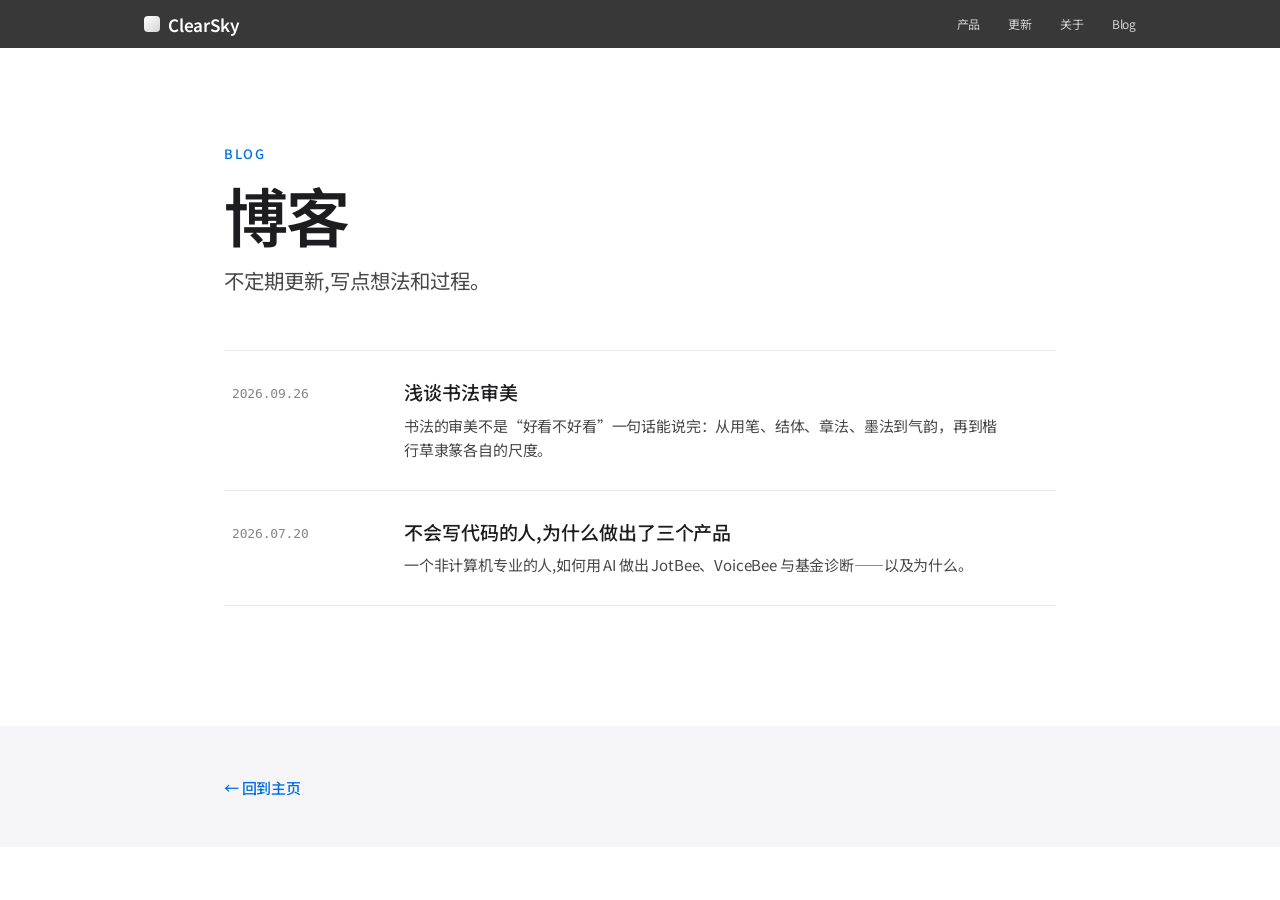
<file: blog/index.html>
<!DOCTYPE html>
<html lang="zh-CN">
<head>
    <meta charset="UTF-8">
    <meta name="viewport" content="width=device-width, initial-scale=1.0">
    <title>博客 · ClearSky</title>
    <meta name="description" content="ClearSky 的博客:用 AI 做产品的真实过程、方法论与观察。">
    <link rel="icon" type="image/png" href="../assets/favicon.png">
    <link rel="apple-touch-icon" href="../assets/favicon.png">
    <link rel="stylesheet" href="../styles.css">
    <style>
        /* ===== Blog index (reads on top of ../styles.css .blog-list / .blog-row) ===== */
        body { background: var(--bg-white) }

        .blog-page {
            max-width: 880px; margin: 0 auto;
            padding: 96px 24px 120px;
        }
        .blog-page .headline-hero { font-size: clamp(40px, 6vw, 64px); line-height: 1.1 }

        .blog-row { align-items: start }
        .blog-row-date { padding-top: 5px }
        .blog-row-brief {
            margin-top: 8px;
            font-size: 15px; line-height: 1.6;
            color: var(--text-secondary);
        }
        .blog-row-arrow { padding-top: 3px }

        .post-foot {
            background: var(--bg-light);
            padding: 48px 24px;
        }
        .post-foot-inner { max-width: 832px; margin: 0 auto }

        @media (max-width: 640px) {
            .blog-page { padding-top: 64px; padding-bottom: 80px }
            .blog-row-date { padding-top: 0 }
            .blog-row-arrow { display: none }
        }
    </style>
</head>
<body>
    <nav class="nav"><div class="nav-inner">
        <a href="../index.html" class="nav-logo"><span class="nav-logo-mark"></span>ClearSky</a>
        <div class="nav-links">
            <a href="../index.html#products">产品</a>
            <a href="../index.html#updates">更新</a>
            <a href="../index.html#about">关于</a>
            <a href="./">Blog</a>
        </div>
    </div></nav>

    <main class="blog-page">
        <div class="eyebrow">Blog</div>
        <h1 class="headline-hero">博客</h1>
        <p class="subtitle">不定期更新,写点想法和过程。</p>

        <div class="blog-list">
            <a class="blog-row" href="calligraphy-aesthetics.html">
                <div class="blog-row-date">2026.09.26</div>
                <div>
                    <h3>浅谈书法审美</h3>
                    <p class="blog-row-brief">书法的审美不是“好看不好看”一句话能说完：从用笔、结体、章法、墨法到气韵，再到楷行草隶篆各自的尺度。</p>
                </div>
                <span class="blog-row-arrow">→</span>
            </a>
            <a class="blog-row" href="why-i-build.html">
                <div class="blog-row-date">2026.07.20</div>
                <div>
                    <h3>不会写代码的人,为什么做出了三个产品</h3>
                    <p class="blog-row-brief">一个非计算机专业的人,如何用 AI 做出 JotBee、VoiceBee 与基金诊断——以及为什么。</p>
                </div>
                <span class="blog-row-arrow">→</span>
            </a>
        </div>
    </main>

    <footer class="post-foot"><div class="post-foot-inner">
        <a href="../index.html" class="link-arrow">← 回到主页</a>
    </div></footer>
</body>
</html>
</file>
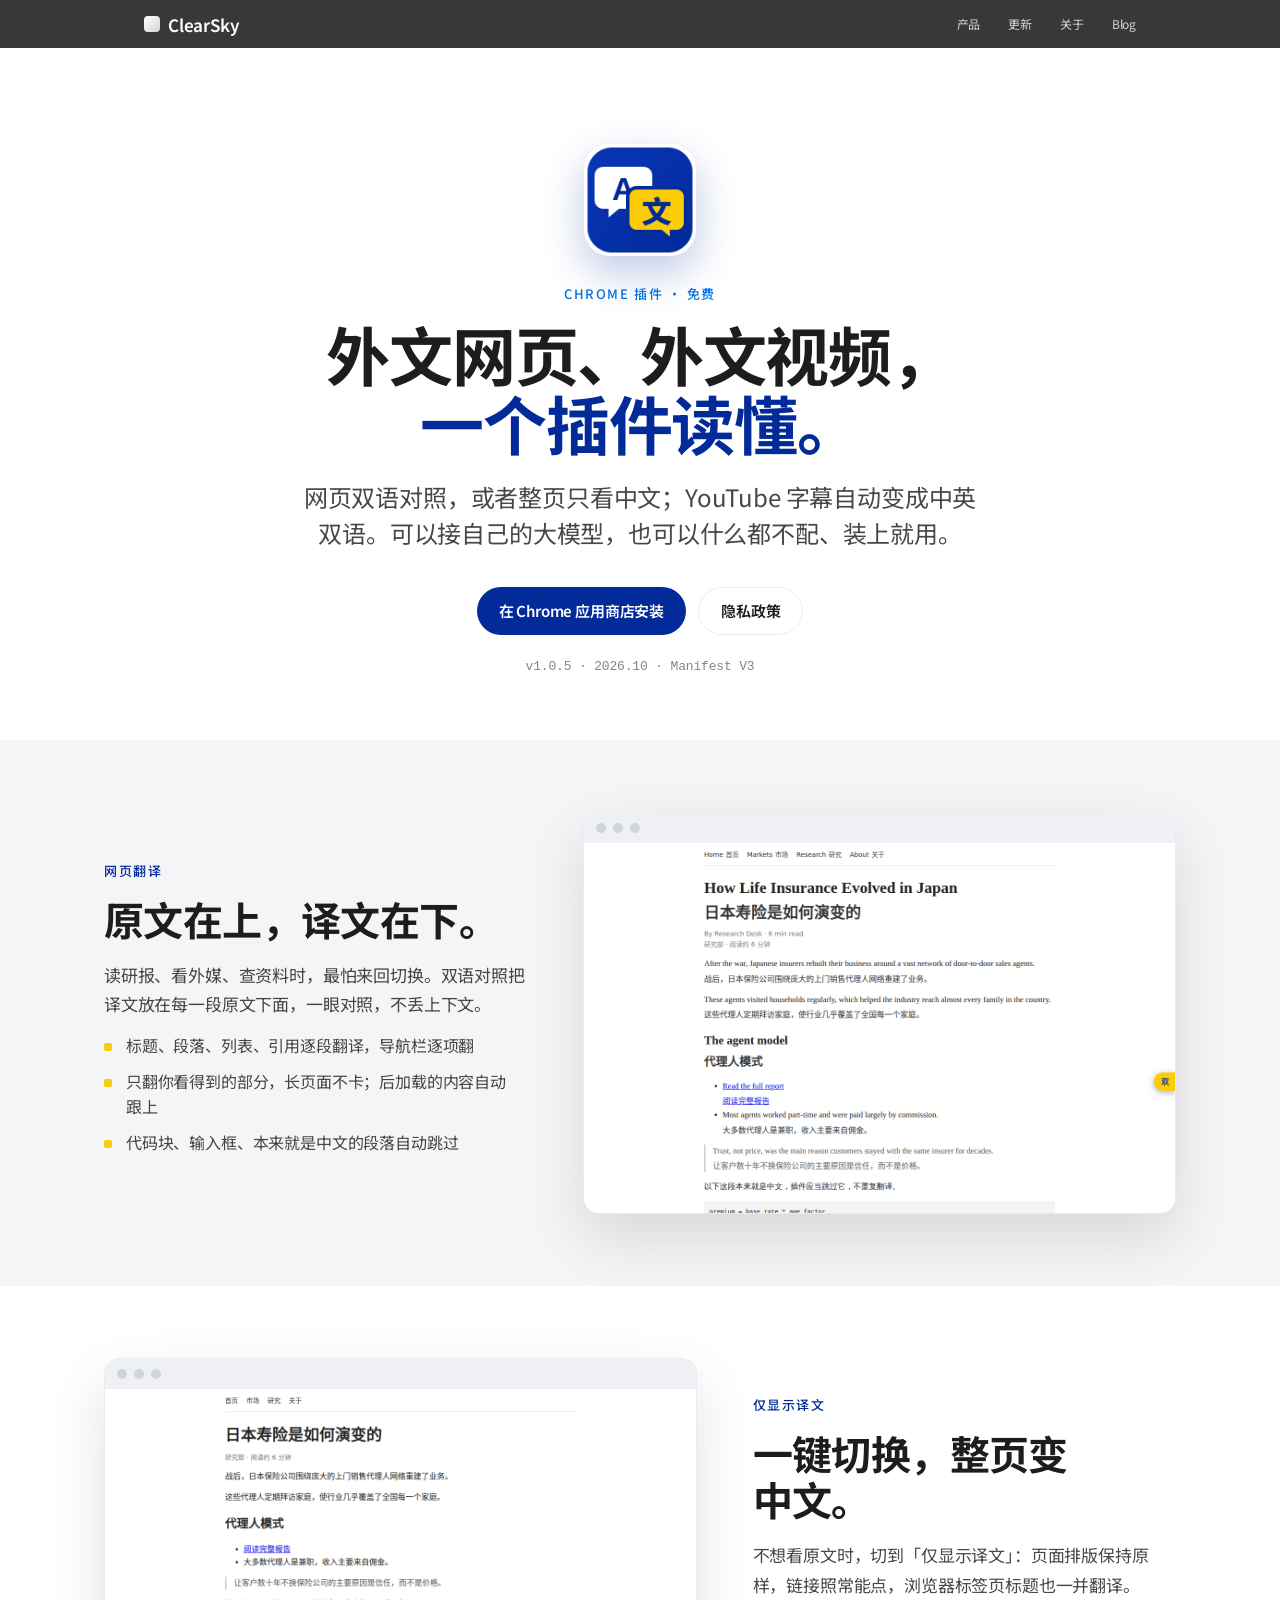
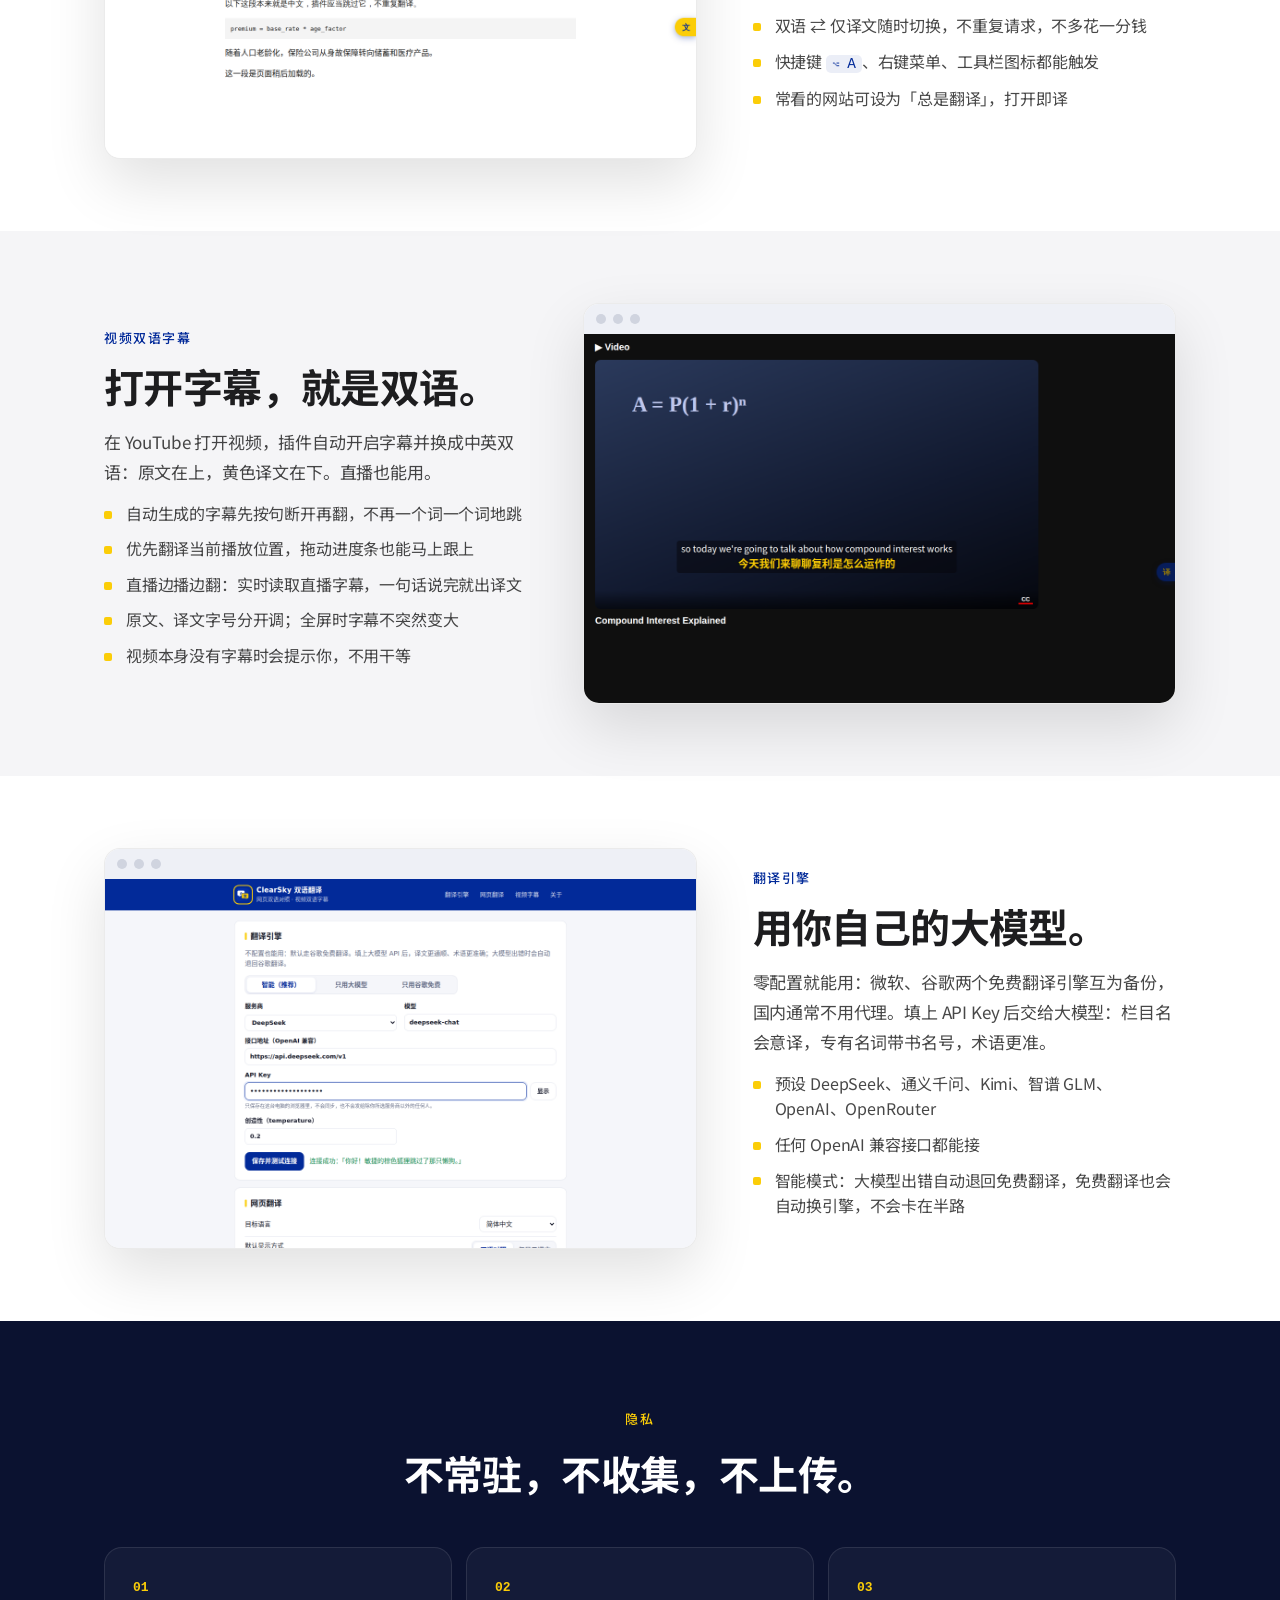
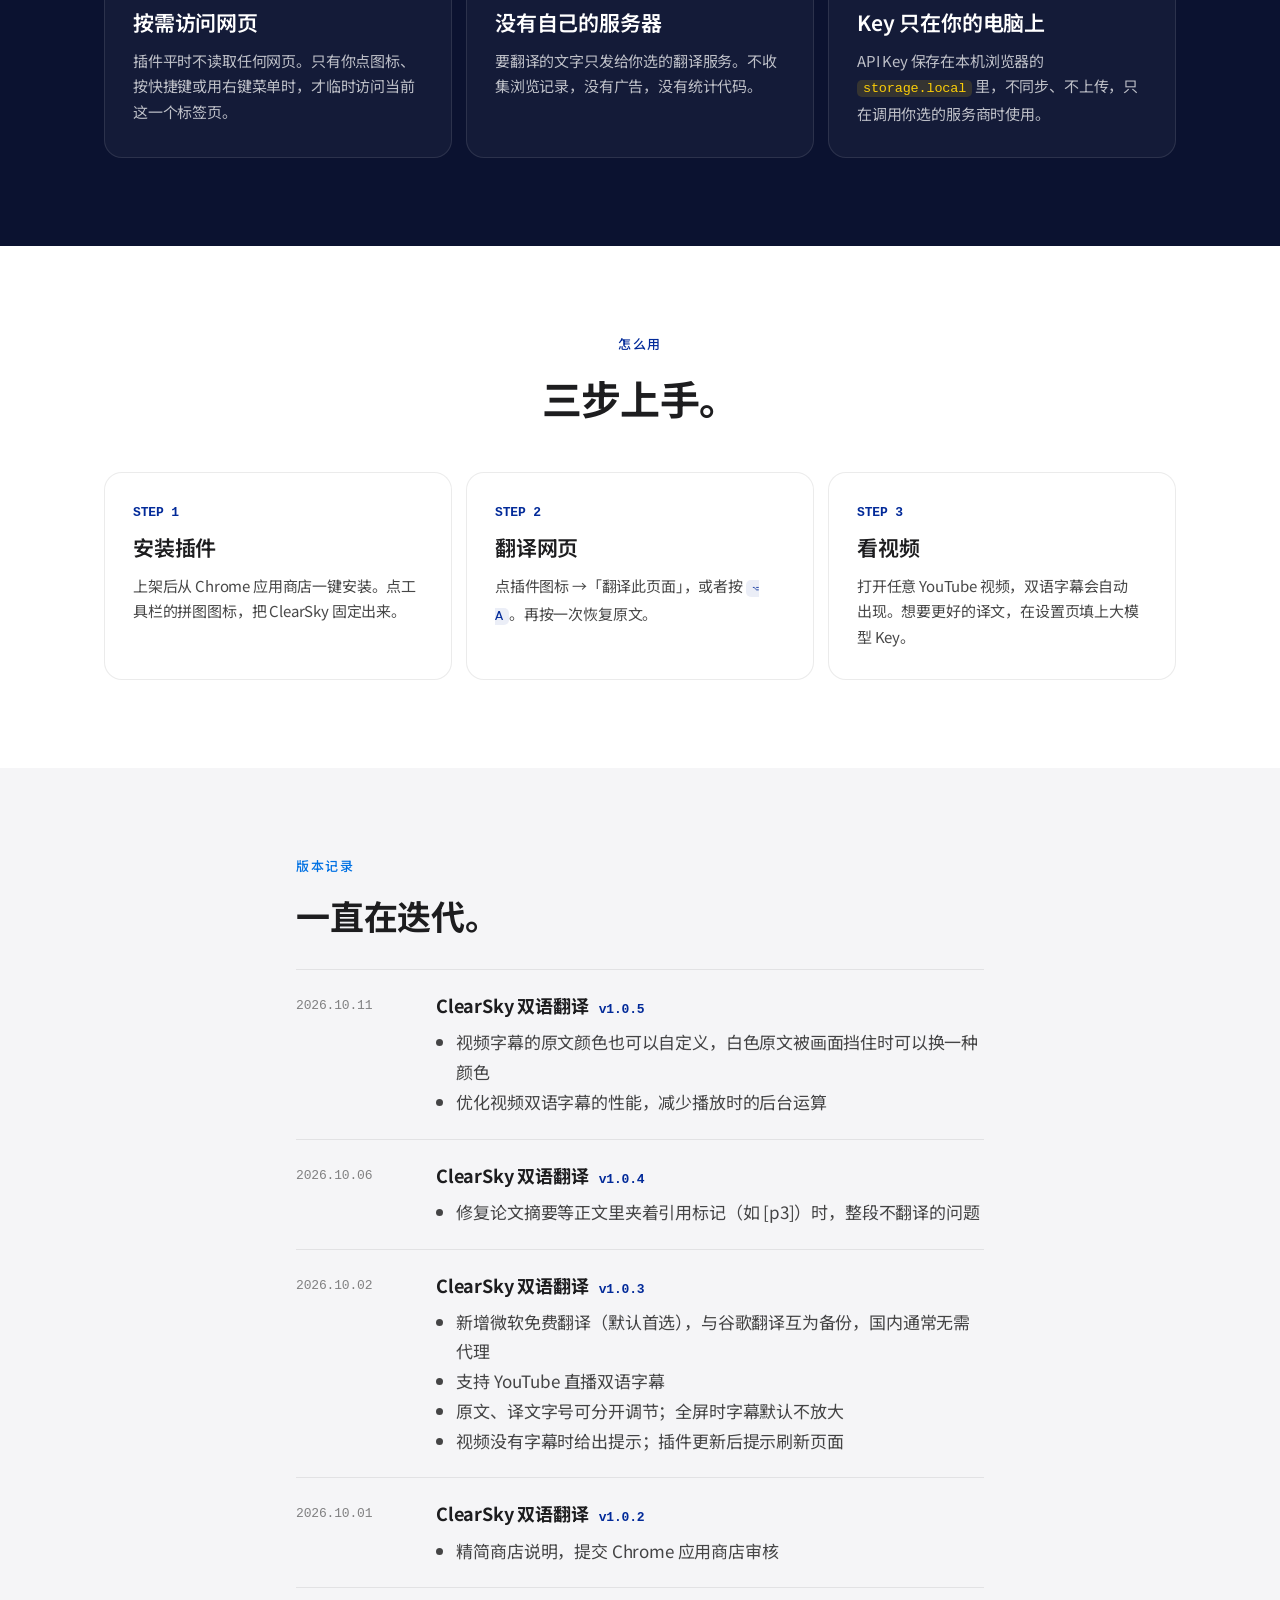
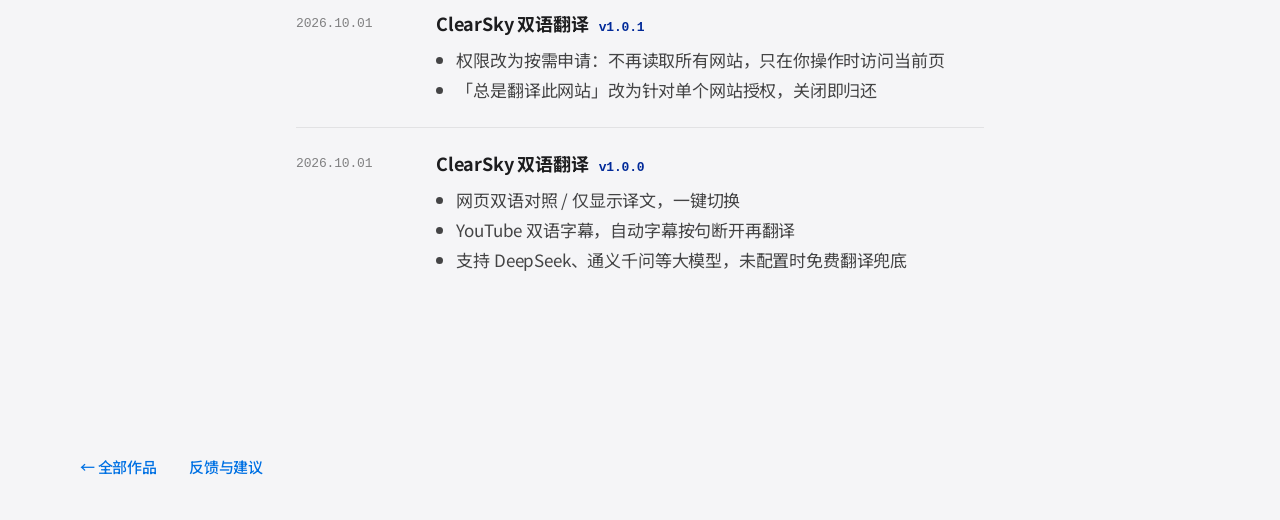
<file: translate/index.html>
<!DOCTYPE html>
<html lang="zh-CN">
<head>
    <meta charset="UTF-8">
    <meta name="viewport" content="width=device-width, initial-scale=1.0">
    <title>ClearSky 双语翻译 · Chrome 插件</title>
    <meta name="description" content="ClearSky 双语翻译：网页双语对照 / 仅显示译文一键切换，YouTube 双语字幕。支持 DeepSeek、通义千问、OpenAI 等大模型，也可零配置免费使用。">
    <link rel="icon" type="image/png" href="icon.png">
    <link rel="apple-touch-icon" href="icon.png">
    <link rel="stylesheet" href="../styles.css">
    <style>
        body { background: var(--bg-white) }
        :root { --klein: #022A99; --gold: #FBCD08 }

        /* ===== Hero ===== */
        .tr-hero { max-width: 980px; margin: 0 auto; padding: 96px 24px 64px; text-align: center }
        .tr-icon { display: block; margin: 0 auto; width: 112px; height: 112px; border-radius: 26px; box-shadow: 0 16px 40px rgba(2,42,153,.25) }
        .tr-hero .eyebrow { margin-top: 28px }
        .tr-hero h1 { font-family: var(--font-display); font-size: clamp(40px, 6vw, 64px); line-height: 1.08; font-weight: 700; letter-spacing: -0.02em; margin: 10px 0 0 }
        .tr-hero h1 em { font-style: normal; color: var(--klein) }
        .tr-lede { font-family: var(--font-display); font-size: clamp(19px, 2.2vw, 24px); line-height: 1.5; color: var(--text-secondary); max-width: 680px; margin: 22px auto 0 }
        .tr-actions { display: flex; gap: 12px; justify-content: center; flex-wrap: wrap; margin-top: 36px }
        .tr-status { display: inline-flex; align-items: center; gap: 8px; padding: 12px 22px; border-radius: var(--radius-pill); background: var(--klein); color: #fff; font-weight: 600; font-size: 15px }
        .tr-status i { width: 8px; height: 8px; border-radius: 50%; background: var(--gold); box-shadow: 0 0 0 4px rgba(251,205,8,.25) }
        .tr-ghost { display: inline-flex; align-items: center; padding: 12px 22px; border-radius: var(--radius-pill); border: 1px solid var(--border-light); color: var(--text-primary); font-weight: 600; font-size: 15px; transition: border-color .2s }
        .tr-ghost:hover { border-color: var(--klein) }
        .tr-meta { margin-top: 22px; font-family: var(--font-mono); font-size: 13px; color: var(--text-tertiary) }

        /* ===== Feature rows ===== */
        .tr-feature { max-width: 1120px; margin: 0 auto; padding: 72px 24px; display: grid; grid-template-columns: 5fr 7fr; gap: 56px; align-items: center }
        .tr-feature.flip { grid-template-columns: 7fr 5fr }
        .tr-feature.flip .tr-copy { order: 2 }
        .tr-copy .eyebrow { color: var(--klein) }
        .tr-copy h2 { font-family: var(--font-display); font-size: clamp(28px, 3.4vw, 40px); line-height: 1.15; font-weight: 700; letter-spacing: -0.015em; margin: 10px 0 18px }
        .tr-copy p { font-size: 17px; line-height: 1.75; color: var(--text-secondary); margin: 0 0 14px }
        .tr-copy ul { margin: 6px 0 0; padding: 0; list-style: none }
        .tr-copy li { position: relative; padding-left: 22px; margin-bottom: 10px; font-size: 16px; line-height: 1.6; color: var(--text-secondary) }
        .tr-copy li::before { content: ""; position: absolute; left: 0; top: .62em; width: 8px; height: 8px; border-radius: 2px; background: var(--gold) }
        .tr-shot { border-radius: 16px; overflow: hidden; background: #fff; border: 1px solid var(--border-light); box-shadow: 0 24px 60px rgba(0,0,0,.12) }
        .tr-shot .bar { height: 30px; background: #eef0f6; display: flex; align-items: center; gap: 7px; padding: 0 12px }
        .tr-shot .bar i { width: 10px; height: 10px; border-radius: 50%; background: #d0d4df }
        .tr-shot img { display: block; width: 100% }
        .tr-band { background: var(--bg-light) }

        /* ===== Privacy & How-to ===== */
        .tr-cards { max-width: 1120px; margin: 0 auto; padding: 88px 24px; }
        .tr-cards > h2 { font-family: var(--font-display); font-size: clamp(28px, 3.4vw, 40px); font-weight: 700; letter-spacing: -0.015em; text-align: center; margin: 8px 0 44px }
        .tr-cards > .eyebrow { text-align: center; color: var(--klein) }
        .tr-grid { display: grid; grid-template-columns: repeat(3, 1fr); gap: 14px }
        .tr-card { background: var(--bg-card); border: 1px solid var(--border-light); border-radius: var(--radius-card); padding: 30px 28px }
        .tr-card .num { font-family: var(--font-mono); font-size: 13px; color: var(--klein); font-weight: 600 }
        .tr-card h3 { font-family: var(--font-display); font-size: 21px; font-weight: 600; margin: 10px 0 10px }
        .tr-card p { font-size: 15px; line-height: 1.7; color: var(--text-secondary); margin: 0 }
        .tr-card code, .tr-copy code { font-family: var(--font-mono); font-size: .9em; background: rgba(2,42,153,.08); color: var(--klein); padding: 1px 6px; border-radius: 5px }
        .tr-dark { background: #0b1230; color: #fff }
        .tr-dark .tr-card { background: rgba(255,255,255,.04); border-color: rgba(255,255,255,.1) }
        .tr-dark .tr-card p { color: rgba(255,255,255,.72) }
        .tr-dark .tr-card .num, .tr-dark > .tr-cards > .eyebrow { color: var(--gold) }
        .tr-dark .tr-card code { background: rgba(251,205,8,.14); color: var(--gold) }

        /* ===== Changelog ===== */
        .tr-log { max-width: 736px; margin: 0 auto; padding: 88px 24px 112px }
        .tr-log h2 { font-family: var(--font-display); font-size: clamp(26px, 3vw, 34px); font-weight: 700; margin: 8px 0 28px }
        .tr-log .row { display: grid; grid-template-columns: 120px 1fr; gap: 20px; padding: 22px 0; border-top: 1px solid var(--border-light) }
        .tr-log .date { font-family: var(--font-mono); font-size: 13px; color: var(--text-tertiary); padding-top: 4px }
        .tr-log h3 { font-size: 18px; margin: 0 0 8px }
        .tr-log h3 span { font-family: var(--font-mono); font-size: 13px; color: var(--klein); margin-left: 6px }
        .tr-log ul { margin: 0; padding-left: 1.2em; color: var(--text-secondary); line-height: 1.75 }

        .post-foot { background: var(--bg-light); padding: 48px 24px }
        .post-foot-inner { max-width: 1120px; margin: 0 auto; display: flex; gap: 32px; flex-wrap: wrap }

        @media (max-width: 860px) {
            .tr-feature, .tr-feature.flip { grid-template-columns: 1fr; gap: 32px; padding: 56px 24px }
            .tr-feature.flip .tr-copy { order: 0 }
            .tr-grid { grid-template-columns: 1fr }
            .tr-hero { padding-top: 64px }
            .tr-log .row { grid-template-columns: 1fr; gap: 6px }
        }
    </style>
</head>
<body>
    <nav class="nav"><div class="nav-inner">
        <a href="../index.html" class="nav-logo"><span class="nav-logo-mark"></span>ClearSky</a>
        <div class="nav-links">
            <a href="../index.html#products">产品</a>
            <a href="../index.html#updates">更新</a>
            <a href="../index.html#about">关于</a>
            <a href="../blog/">Blog</a>
        </div>
    </div></nav>

    <header class="tr-hero">
        <img src="icon.png" alt="ClearSky 双语翻译图标" class="tr-icon">
        <div class="eyebrow">Chrome 插件 · 免费</div>
        <h1>外文网页、外文视频，<br><em>一个插件读懂。</em></h1>
        <p class="tr-lede">网页双语对照，或者整页只看中文；YouTube 字幕自动变成中英双语。可以接自己的大模型，也可以什么都不配、装上就用。</p>
        <div class="tr-actions">
            <a class="tr-status" href="https://chromewebstore.google.com/detail/clearsky-%E5%8F%8C%E8%AF%AD%E7%BF%BB%E8%AF%91/bjnbblghllghaompfkdjhcbelminjpkn" target="_blank" rel="noopener">在 Chrome 应用商店安装</a>
            <a class="tr-ghost" href="https://answer2023.github.io/clearsky-translate/privacy.html">隐私政策</a>
        </div>
        <div class="tr-meta">v1.0.5 · 2026.10 · Manifest V3</div>
    </header>

    <section class="tr-band">
        <div class="tr-feature">
            <div class="tr-copy">
                <div class="eyebrow">网页翻译</div>
                <h2>原文在上，译文在下。</h2>
                <p>读研报、看外媒、查资料时，最怕来回切换。双语对照把译文放在每一段原文下面，一眼对照，不丢上下文。</p>
                <ul>
                    <li>标题、段落、列表、引用逐段翻译，导航栏逐项翻</li>
                    <li>只翻你看得到的部分，长页面不卡；后加载的内容自动跟上</li>
                    <li>代码块、输入框、本来就是中文的段落自动跳过</li>
                </ul>
            </div>
            <div class="tr-shot"><div class="bar"><i></i><i></i><i></i></div><img src="article-bilingual.png" alt="网页双语对照效果" loading="lazy"></div>
        </div>
    </section>

    <section>
        <div class="tr-feature flip">
            <div class="tr-copy">
                <div class="eyebrow">仅显示译文</div>
                <h2>一键切换，整页变中文。</h2>
                <p>不想看原文时，切到「仅显示译文」：页面排版保持原样，链接照常能点，浏览器标签页标题也一并翻译。</p>
                <ul>
                    <li>双语 ⇄ 仅译文随时切换，不重复请求，不多花一分钱</li>
                    <li>快捷键 <code>⌥ A</code>、右键菜单、工具栏图标都能触发</li>
                    <li>常看的网站可设为「总是翻译」，打开即译</li>
                </ul>
            </div>
            <div class="tr-shot"><div class="bar"><i></i><i></i><i></i></div><img src="article-replace.png" alt="仅显示译文效果" loading="lazy"></div>
        </div>
    </section>

    <section class="tr-band">
        <div class="tr-feature">
            <div class="tr-copy">
                <div class="eyebrow">视频双语字幕</div>
                <h2>打开字幕，就是双语。</h2>
                <p>在 YouTube 打开视频，插件自动开启字幕并换成中英双语：原文在上，黄色译文在下。直播也能用。</p>
                <ul>
                    <li>自动生成的字幕先按句断开再翻，不再一个词一个词地跳</li>
                    <li>优先翻译当前播放位置，拖动进度条也能马上跟上</li>
                    <li>直播边播边翻：实时读取直播字幕，一句话说完就出译文</li>
                    <li>原文、译文字号分开调；全屏时字幕不突然变大</li>
                    <li>视频本身没有字幕时会提示你，不用干等</li>
                </ul>
            </div>
            <div class="tr-shot"><div class="bar"><i></i><i></i><i></i></div><img src="video.png" alt="视频双语字幕效果" loading="lazy"></div>
        </div>
    </section>

    <section>
        <div class="tr-feature flip">
            <div class="tr-copy">
                <div class="eyebrow">翻译引擎</div>
                <h2>用你自己的大模型。</h2>
                <p>零配置就能用：微软、谷歌两个免费翻译引擎互为备份，国内通常不用代理。填上 API Key 后交给大模型：栏目名会意译，专有名词带书名号，术语更准。</p>
                <ul>
                    <li>预设 DeepSeek、通义千问、Kimi、智谱 GLM、OpenAI、OpenRouter</li>
                    <li>任何 OpenAI 兼容接口都能接</li>
                    <li>智能模式：大模型出错自动退回免费翻译，免费翻译也会自动换引擎，不会卡在半路</li>
                </ul>
            </div>
            <div class="tr-shot"><div class="bar"><i></i><i></i><i></i></div><img src="options.png" alt="设置页：选择翻译引擎" loading="lazy"></div>
        </div>
    </section>

    <section class="tr-dark">
        <div class="tr-cards">
            <div class="eyebrow">隐私</div>
            <h2>不常驻，不收集，不上传。</h2>
            <div class="tr-grid">
                <div class="tr-card"><div class="num">01</div><h3>按需访问网页</h3><p>插件平时不读取任何网页。只有你点图标、按快捷键或用右键菜单时，才临时访问当前这一个标签页。</p></div>
                <div class="tr-card"><div class="num">02</div><h3>没有自己的服务器</h3><p>要翻译的文字只发给你选的翻译服务。不收集浏览记录，没有广告，没有统计代码。</p></div>
                <div class="tr-card"><div class="num">03</div><h3>Key 只在你的电脑上</h3><p>API Key 保存在本机浏览器的 <code>storage.local</code> 里，不同步、不上传，只在调用你选的服务商时使用。</p></div>
            </div>
        </div>
    </section>

    <section>
        <div class="tr-cards">
            <div class="eyebrow">怎么用</div>
            <h2>三步上手。</h2>
            <div class="tr-grid">
                <div class="tr-card"><div class="num">STEP 1</div><h3>安装插件</h3><p>上架后从 Chrome 应用商店一键安装。点工具栏的拼图图标，把 ClearSky 固定出来。</p></div>
                <div class="tr-card"><div class="num">STEP 2</div><h3>翻译网页</h3><p>点插件图标 →「翻译此页面」，或者按 <code>⌥ A</code>。再按一次恢复原文。</p></div>
                <div class="tr-card"><div class="num">STEP 3</div><h3>看视频</h3><p>打开任意 YouTube 视频，双语字幕会自动出现。想要更好的译文，在设置页填上大模型 Key。</p></div>
            </div>
        </div>
    </section>

    <section class="tr-band">
        <div class="tr-log">
            <div class="eyebrow">版本记录</div>
            <h2>一直在迭代。</h2>
            <div class="row"><div class="date">2026.10.11</div><div><h3>ClearSky 双语翻译 <span>v1.0.5</span></h3><ul>
                <li>视频字幕的原文颜色也可以自定义，白色原文被画面挡住时可以换一种颜色</li>
                <li>优化视频双语字幕的性能，减少播放时的后台运算</li>
            </ul></div></div>
            <div class="row"><div class="date">2026.10.06</div><div><h3>ClearSky 双语翻译 <span>v1.0.4</span></h3><ul>
                <li>修复论文摘要等正文里夹着引用标记（如 [p3]）时，整段不翻译的问题</li>
            </ul></div></div>
            <div class="row"><div class="date">2026.10.02</div><div><h3>ClearSky 双语翻译 <span>v1.0.3</span></h3><ul>
                <li>新增微软免费翻译（默认首选），与谷歌翻译互为备份，国内通常无需代理</li>
                <li>支持 YouTube 直播双语字幕</li>
                <li>原文、译文字号可分开调节；全屏时字幕默认不放大</li>
                <li>视频没有字幕时给出提示；插件更新后提示刷新页面</li>
            </ul></div></div>
            <div class="row"><div class="date">2026.10.01</div><div><h3>ClearSky 双语翻译 <span>v1.0.2</span></h3><ul>
                <li>精简商店说明，提交 Chrome 应用商店审核</li>
            </ul></div></div>
            <div class="row"><div class="date">2026.10.01</div><div><h3>ClearSky 双语翻译 <span>v1.0.1</span></h3><ul>
                <li>权限改为按需申请：不再读取所有网站，只在你操作时访问当前页</li>
                <li>「总是翻译此网站」改为针对单个网站授权，关闭即归还</li>
            </ul></div></div>
            <div class="row"><div class="date">2026.10.01</div><div><h3>ClearSky 双语翻译 <span>v1.0.0</span></h3><ul>
                <li>网页双语对照 / 仅显示译文，一键切换</li>
                <li>YouTube 双语字幕，自动字幕按句断开再翻译</li>
                <li>支持 DeepSeek、通义千问等大模型，未配置时免费翻译兜底</li>
            </ul></div></div>
        </div>
    </section>

    <footer class="post-foot"><div class="post-foot-inner">
        <a href="../index.html#products" class="link-arrow">← 全部作品</a>
        <a href="mailto:xtry96@gmail.com" class="link-arrow">反馈与建议</a>
    </div></footer>
</body>
</html>
</file>
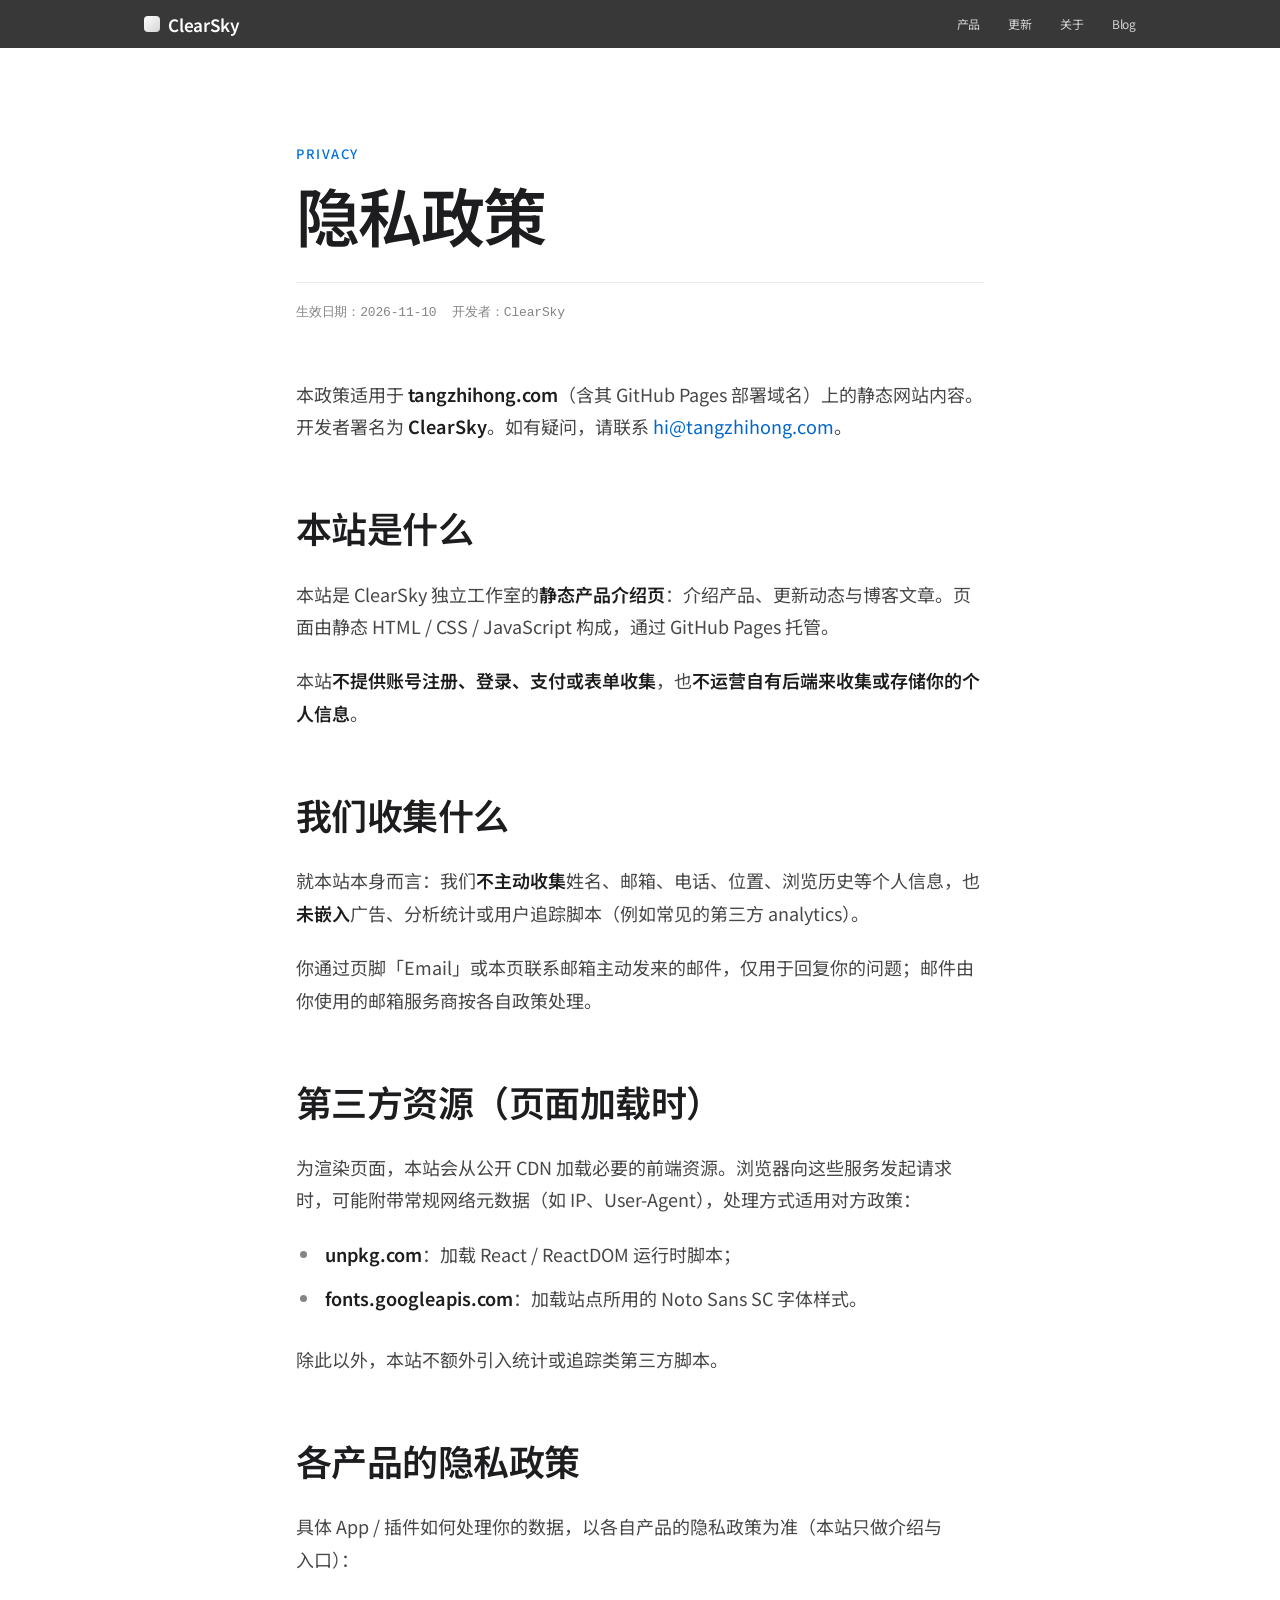
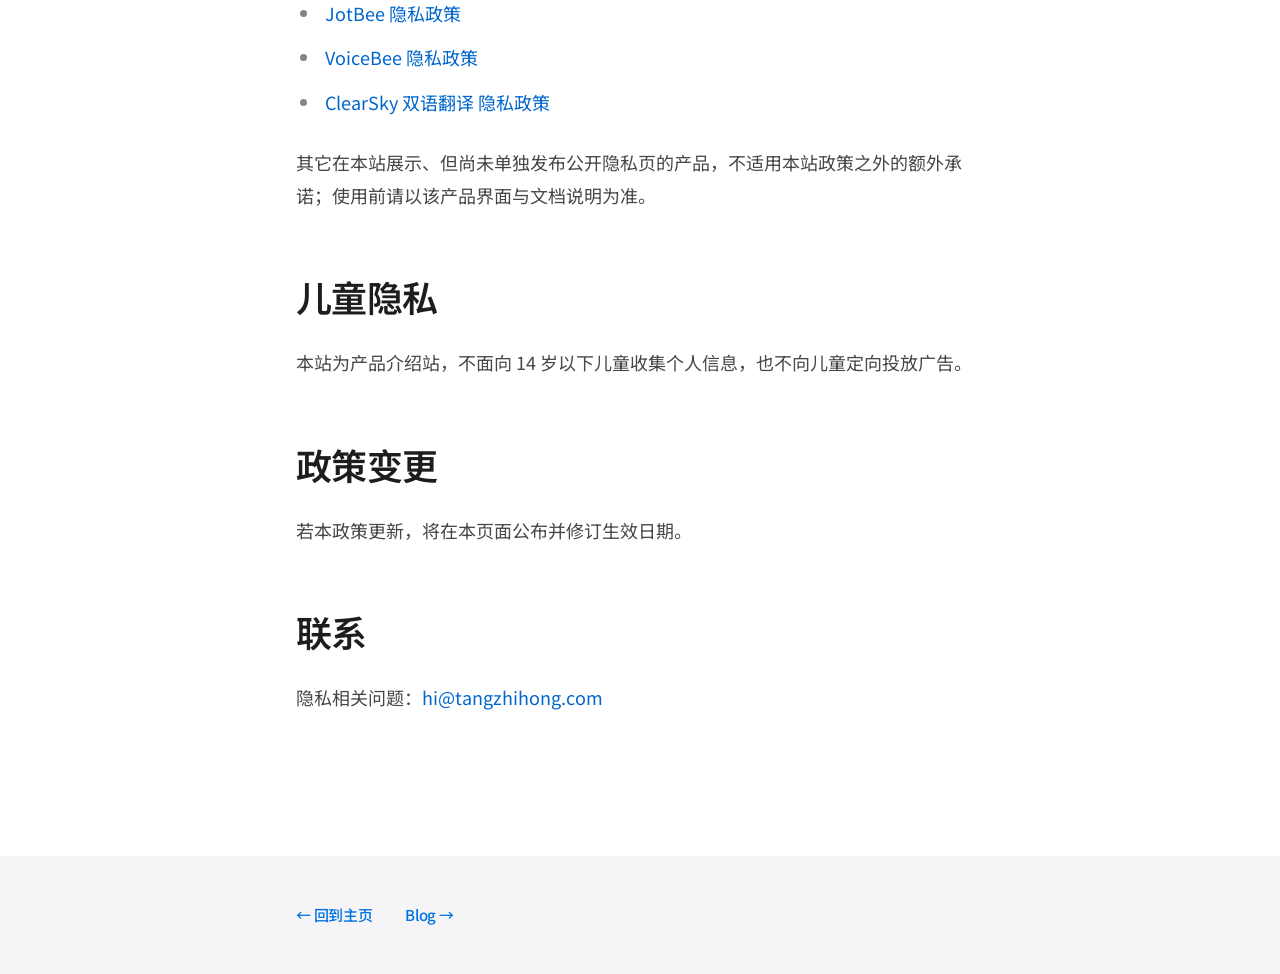
<file: privacy.html>
<!DOCTYPE html>
<html lang="zh-CN">
<head>
    <meta charset="UTF-8">
    <meta name="viewport" content="width=device-width, initial-scale=1.0">
    <title>隐私政策 · ClearSky</title>
    <meta name="description" content="tangzhihong.com 站点级隐私政策：静态产品介绍页，不收集个人信息。">
    <link rel="icon" type="image/png" href="assets/favicon.png">
    <link rel="apple-touch-icon" href="assets/favicon.png">
    <link rel="stylesheet" href="styles.css">
    <style>
        body { background: var(--bg-white) }

        .post-hero {
            max-width: 736px; margin: 0 auto;
            padding: 96px 24px 56px;
        }
        .post-hero .headline-hero { font-size: clamp(40px, 6vw, 64px); line-height: 1.1 }
        .post-meta {
            margin-top: 32px; padding-top: 20px;
            border-top: 1px solid var(--border-light);
            font-family: var(--font-mono); font-size: 13px;
            color: var(--text-tertiary);
            display: flex; gap: 16px; flex-wrap: wrap;
        }

        .post-body {
            max-width: 736px; margin: 0 auto;
            padding: 0 24px 120px;
            font-size: 18px; line-height: 1.8; letter-spacing: 0;
            color: var(--text-secondary);
        }
        .post-body p { margin: 0 0 22px }
        .post-body strong { color: var(--text-primary); font-weight: 600 }
        .post-body a { color: var(--link-light) }
        .post-body a:hover { text-decoration: underline }
        .post-body h2 {
            font-family: var(--font-display);
            font-size: clamp(28px, 3.4vw, 36px);
            font-weight: 600; line-height: 1.2; letter-spacing: -0.015em;
            color: var(--text-primary);
            margin: 64px 0 28px;
        }
        .post-body ul { margin: 0 0 28px; padding-left: 1.4em }
        .post-body li { margin-bottom: 12px; padding-left: 4px }
        .post-body li::marker { color: var(--text-tertiary) }

        .post-foot {
            background: var(--bg-light);
            padding: 48px 24px;
        }
        .post-foot-inner {
            max-width: 688px; margin: 0 auto;
            display: flex; gap: 32px; flex-wrap: wrap;
        }

        @media (max-width: 640px) {
            .post-hero { padding-top: 64px; padding-bottom: 40px }
            .post-body { font-size: 17px }
            .post-body h2 { margin-top: 48px }
        }
    </style>
</head>
<body>
    <nav class="nav"><div class="nav-inner">
        <a href="index.html" class="nav-logo"><span class="nav-logo-mark"></span>ClearSky</a>
        <div class="nav-links">
            <a href="index.html#products">产品</a>
            <a href="index.html#updates">更新</a>
            <a href="index.html#about">关于</a>
            <a href="blog/">Blog</a>
        </div>
    </div></nav>

    <header class="post-hero">
        <div class="eyebrow">Privacy</div>
        <h1 class="headline-hero">隐私政策</h1>
        <div class="post-meta">
            <span>生效日期：2026-11-10</span>
            <span>开发者：ClearSky</span>
        </div>
    </header>

    <main class="post-body">
        <p>本政策适用于 <strong>tangzhihong.com</strong>（含其 GitHub Pages 部署域名）上的静态网站内容。开发者署名为 <strong>ClearSky</strong>。如有疑问，请联系 <a href="mailto:hi@tangzhihong.com">hi@tangzhihong.com</a>。</p>

        <h2>本站是什么</h2>
        <p>本站是 ClearSky 独立工作室的<strong>静态产品介绍页</strong>：介绍产品、更新动态与博客文章。页面由静态 HTML / CSS / JavaScript 构成，通过 GitHub Pages 托管。</p>
        <p>本站<strong>不提供账号注册、登录、支付或表单收集</strong>，也<strong>不运营自有后端来收集或存储你的个人信息</strong>。</p>

        <h2>我们收集什么</h2>
        <p>就本站本身而言：我们<strong>不主动收集</strong>姓名、邮箱、电话、位置、浏览历史等个人信息，也<strong>未嵌入</strong>广告、分析统计或用户追踪脚本（例如常见的第三方 analytics）。</p>
        <p>你通过页脚「Email」或本页联系邮箱主动发来的邮件，仅用于回复你的问题；邮件由你使用的邮箱服务商按各自政策处理。</p>

        <h2>第三方资源（页面加载时）</h2>
        <p>为渲染页面，本站会从公开 CDN 加载必要的前端资源。浏览器向这些服务发起请求时，可能附带常规网络元数据（如 IP、User-Agent），处理方式适用对方政策：</p>
        <ul>
            <li><strong>unpkg.com</strong>：加载 React / ReactDOM 运行时脚本；</li>
            <li><strong>fonts.googleapis.com</strong>：加载站点所用的 Noto Sans SC 字体样式。</li>
        </ul>
        <p>除此以外，本站不额外引入统计或追踪类第三方脚本。</p>

        <h2>各产品的隐私政策</h2>
        <p>具体 App / 插件如何处理你的数据，以各自产品的隐私政策为准（本站只做介绍与入口）：</p>
        <ul>
            <li><a href="https://jotbee.app/privacy.html" target="_blank" rel="noopener noreferrer">JotBee 隐私政策</a></li>
            <li><a href="https://jotbee.app/voicebee-privacy.html" target="_blank" rel="noopener noreferrer">VoiceBee 隐私政策</a></li>
            <li><a href="https://answer2023.github.io/clearsky-translate/privacy.html" target="_blank" rel="noopener noreferrer">ClearSky 双语翻译 隐私政策</a></li>
        </ul>
        <p>其它在本站展示、但尚未单独发布公开隐私页的产品，不适用本站政策之外的额外承诺；使用前请以该产品界面与文档说明为准。</p>

        <h2>儿童隐私</h2>
        <p>本站为产品介绍站，不面向 14 岁以下儿童收集个人信息，也不向儿童定向投放广告。</p>

        <h2>政策变更</h2>
        <p>若本政策更新，将在本页面公布并修订生效日期。</p>

        <h2>联系</h2>
        <p>隐私相关问题：<a href="mailto:hi@tangzhihong.com">hi@tangzhihong.com</a></p>
    </main>

    <footer class="post-foot"><div class="post-foot-inner">
        <a href="index.html" class="link-arrow">← 回到主页</a>
        <a href="blog/" class="link-arrow">Blog →</a>
    </div></footer>
</body>
</html>
</file>
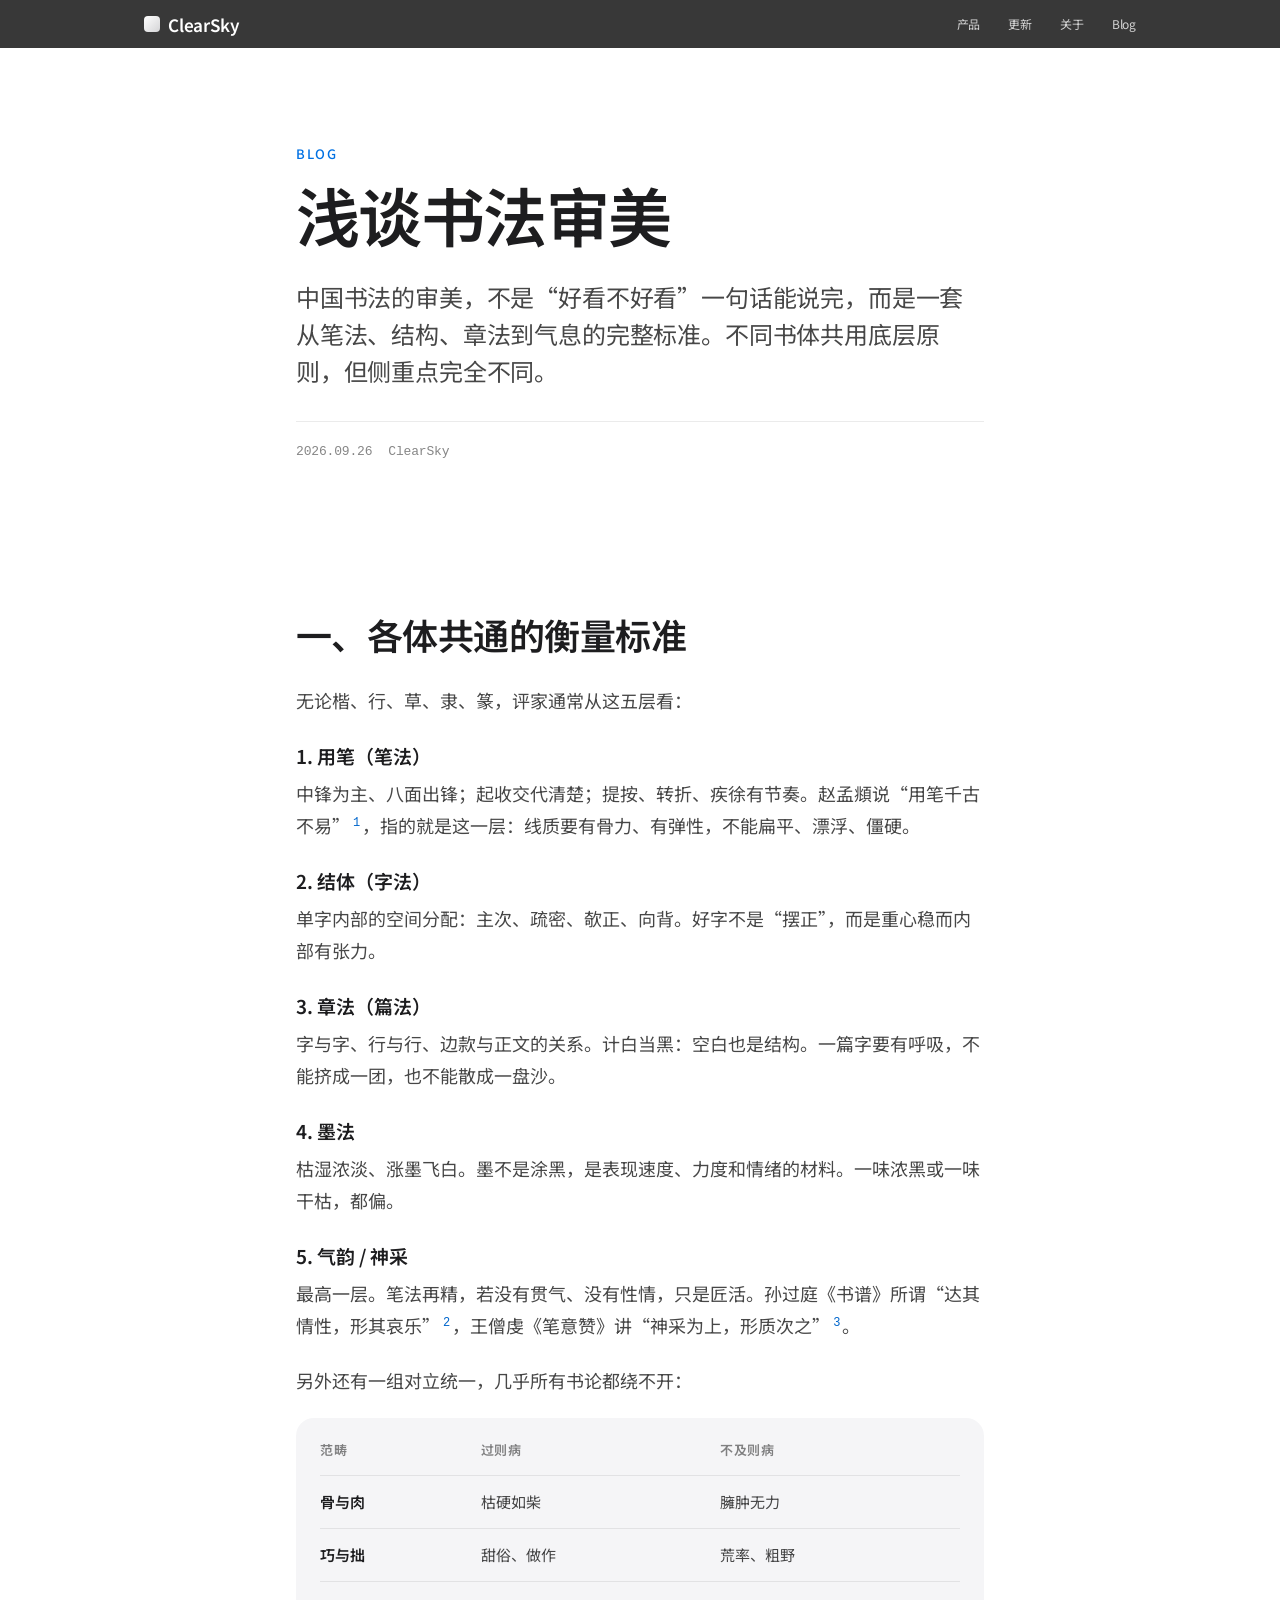
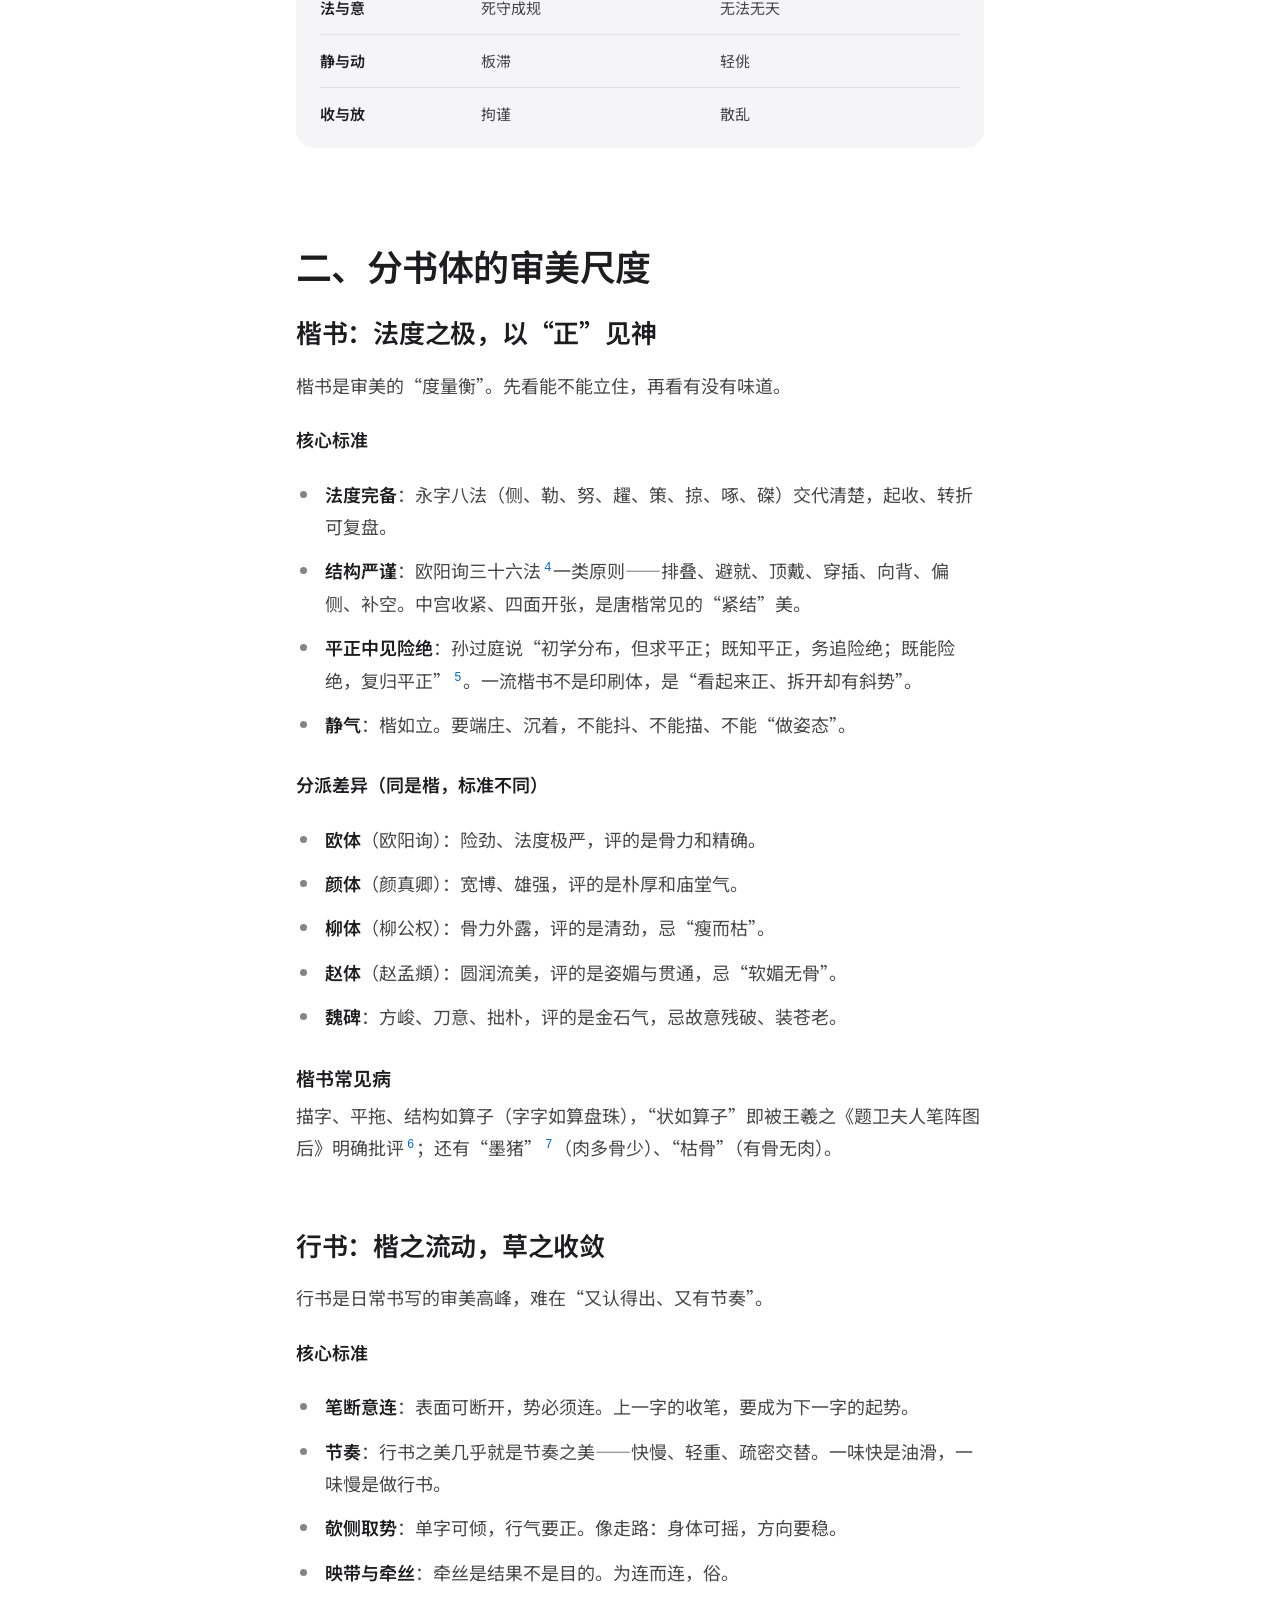
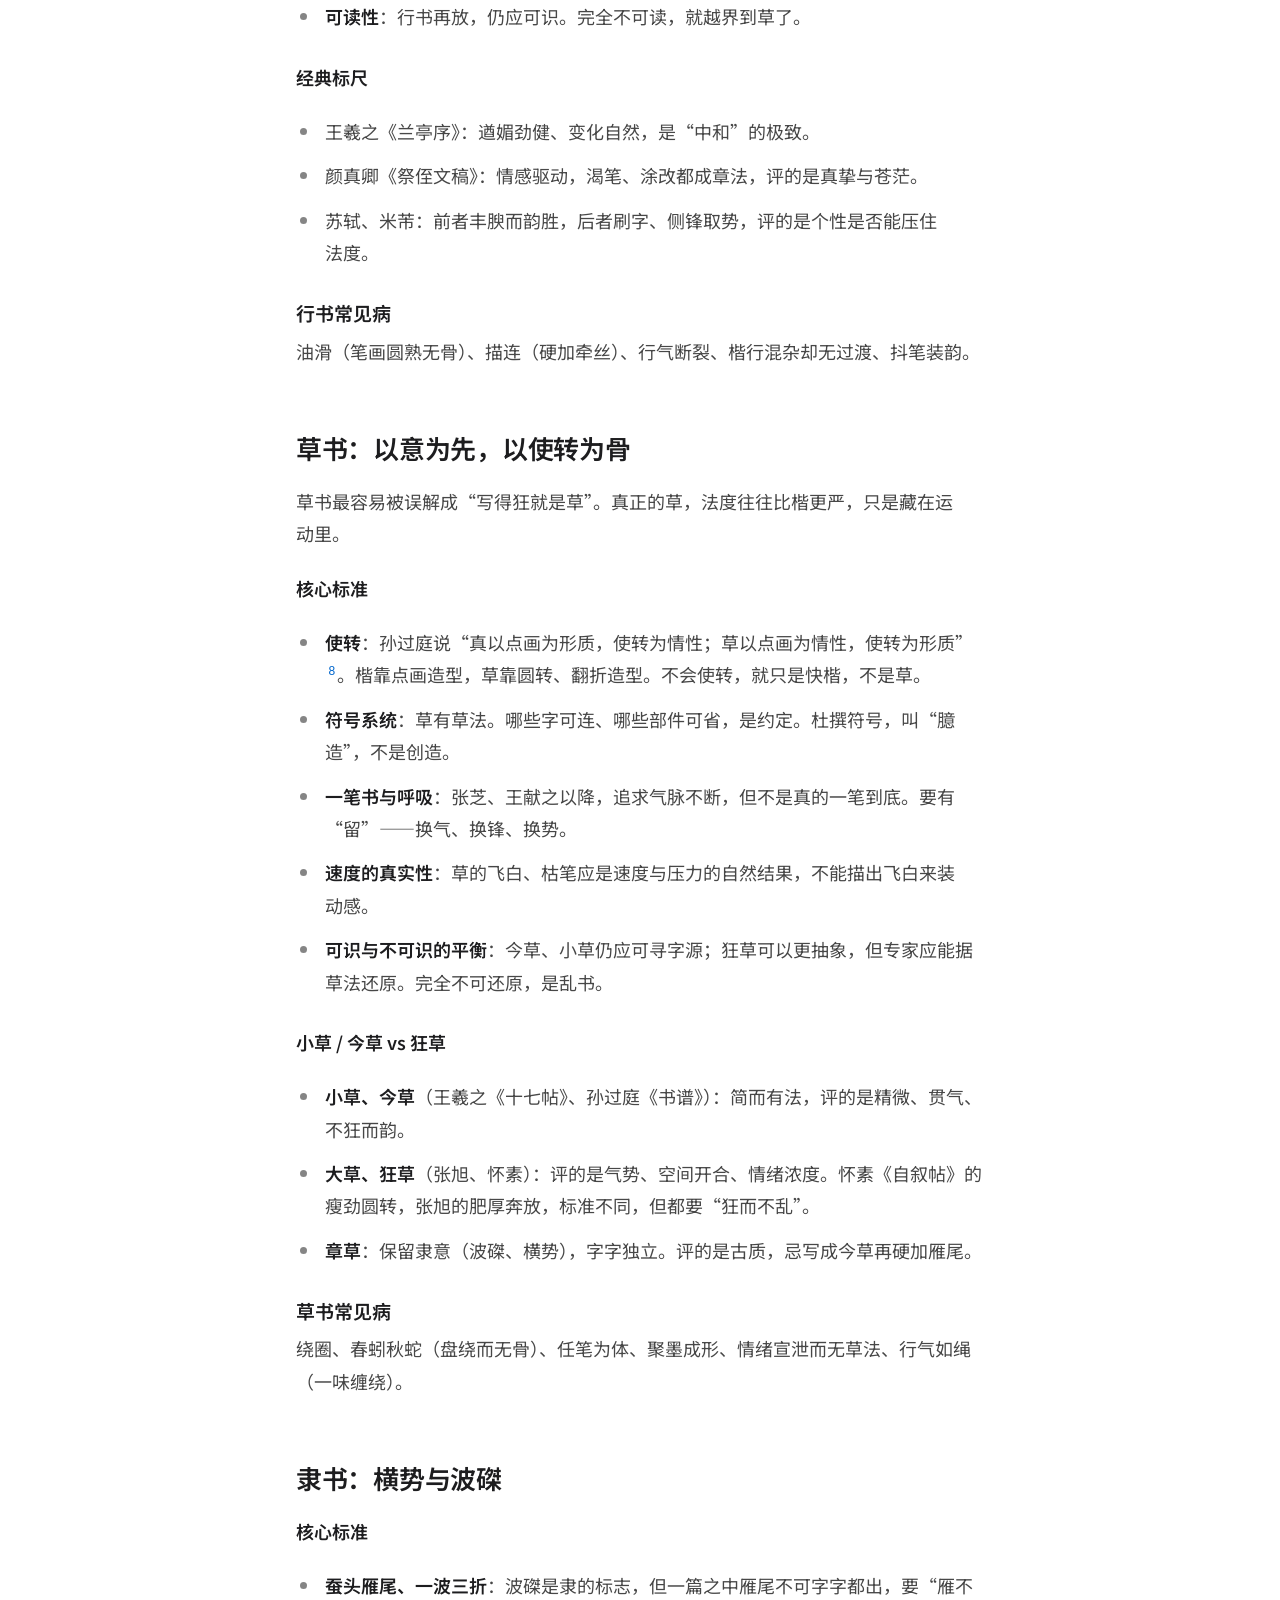
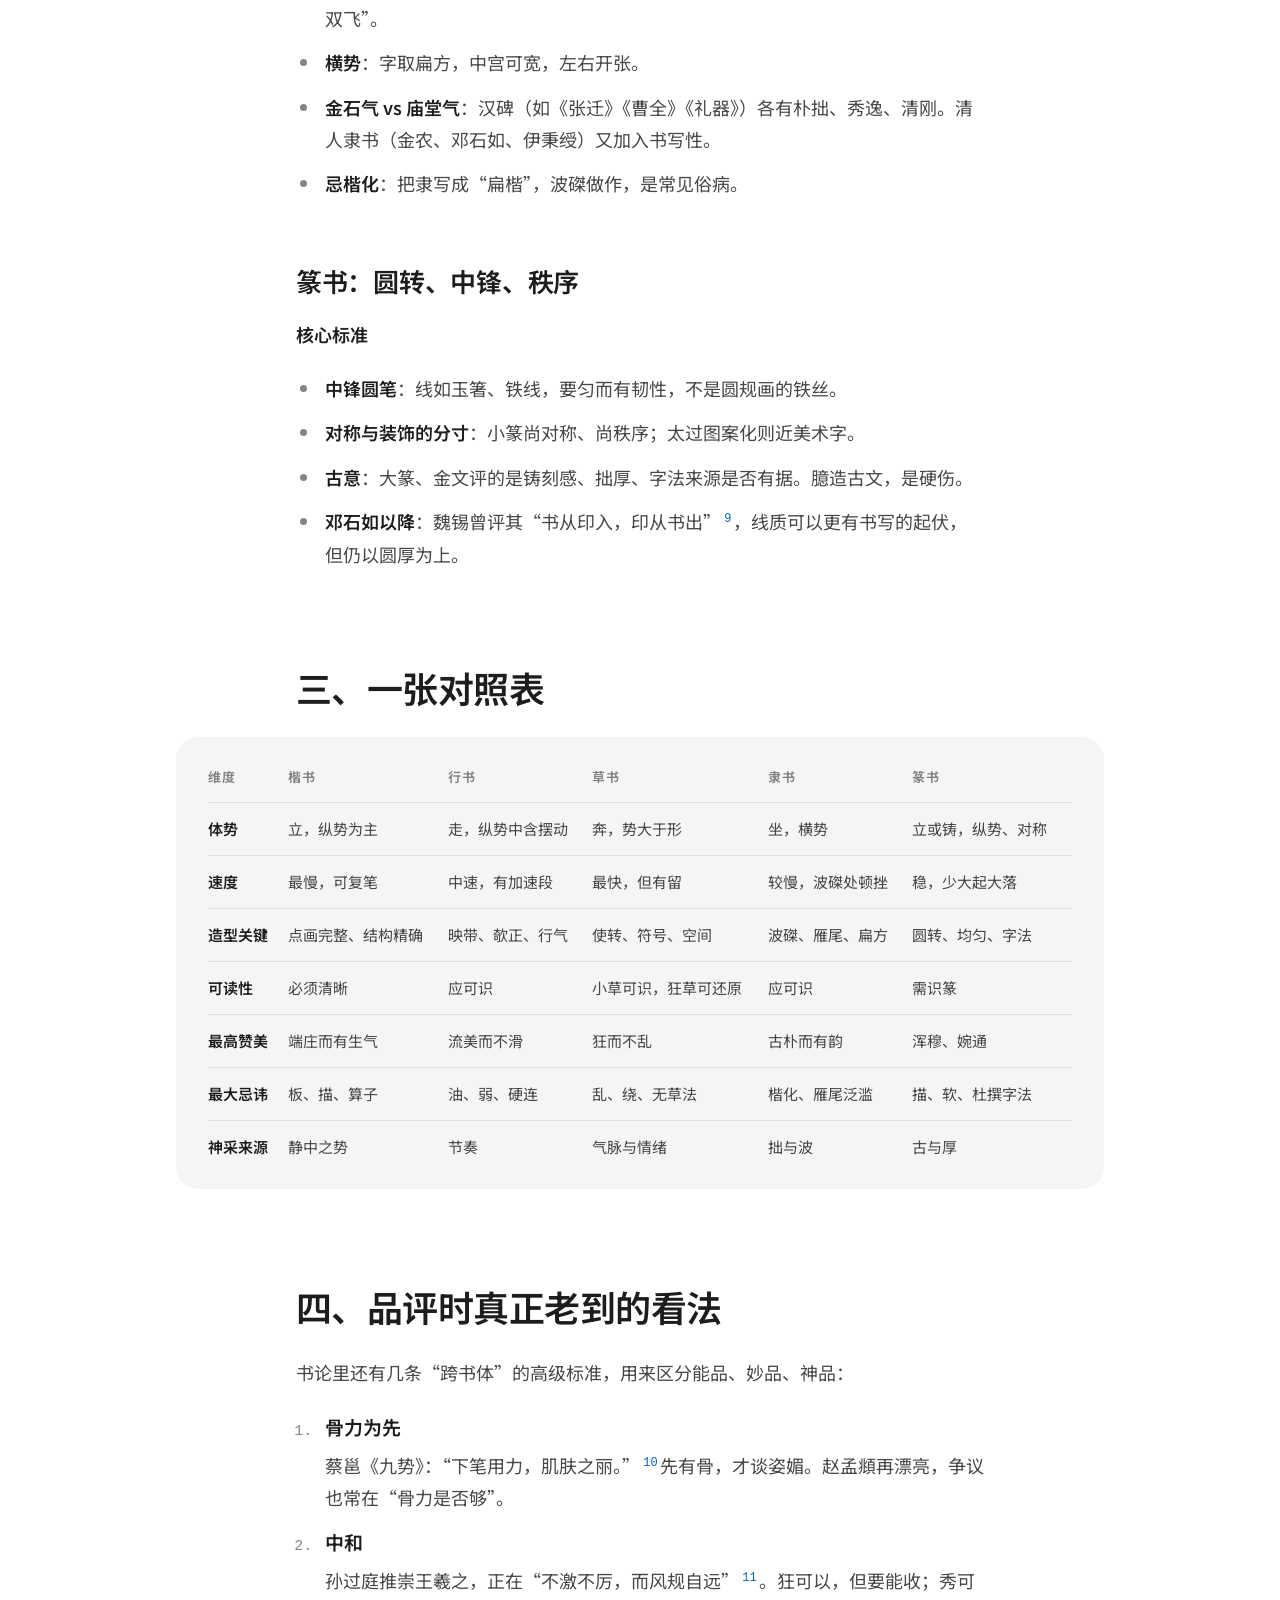
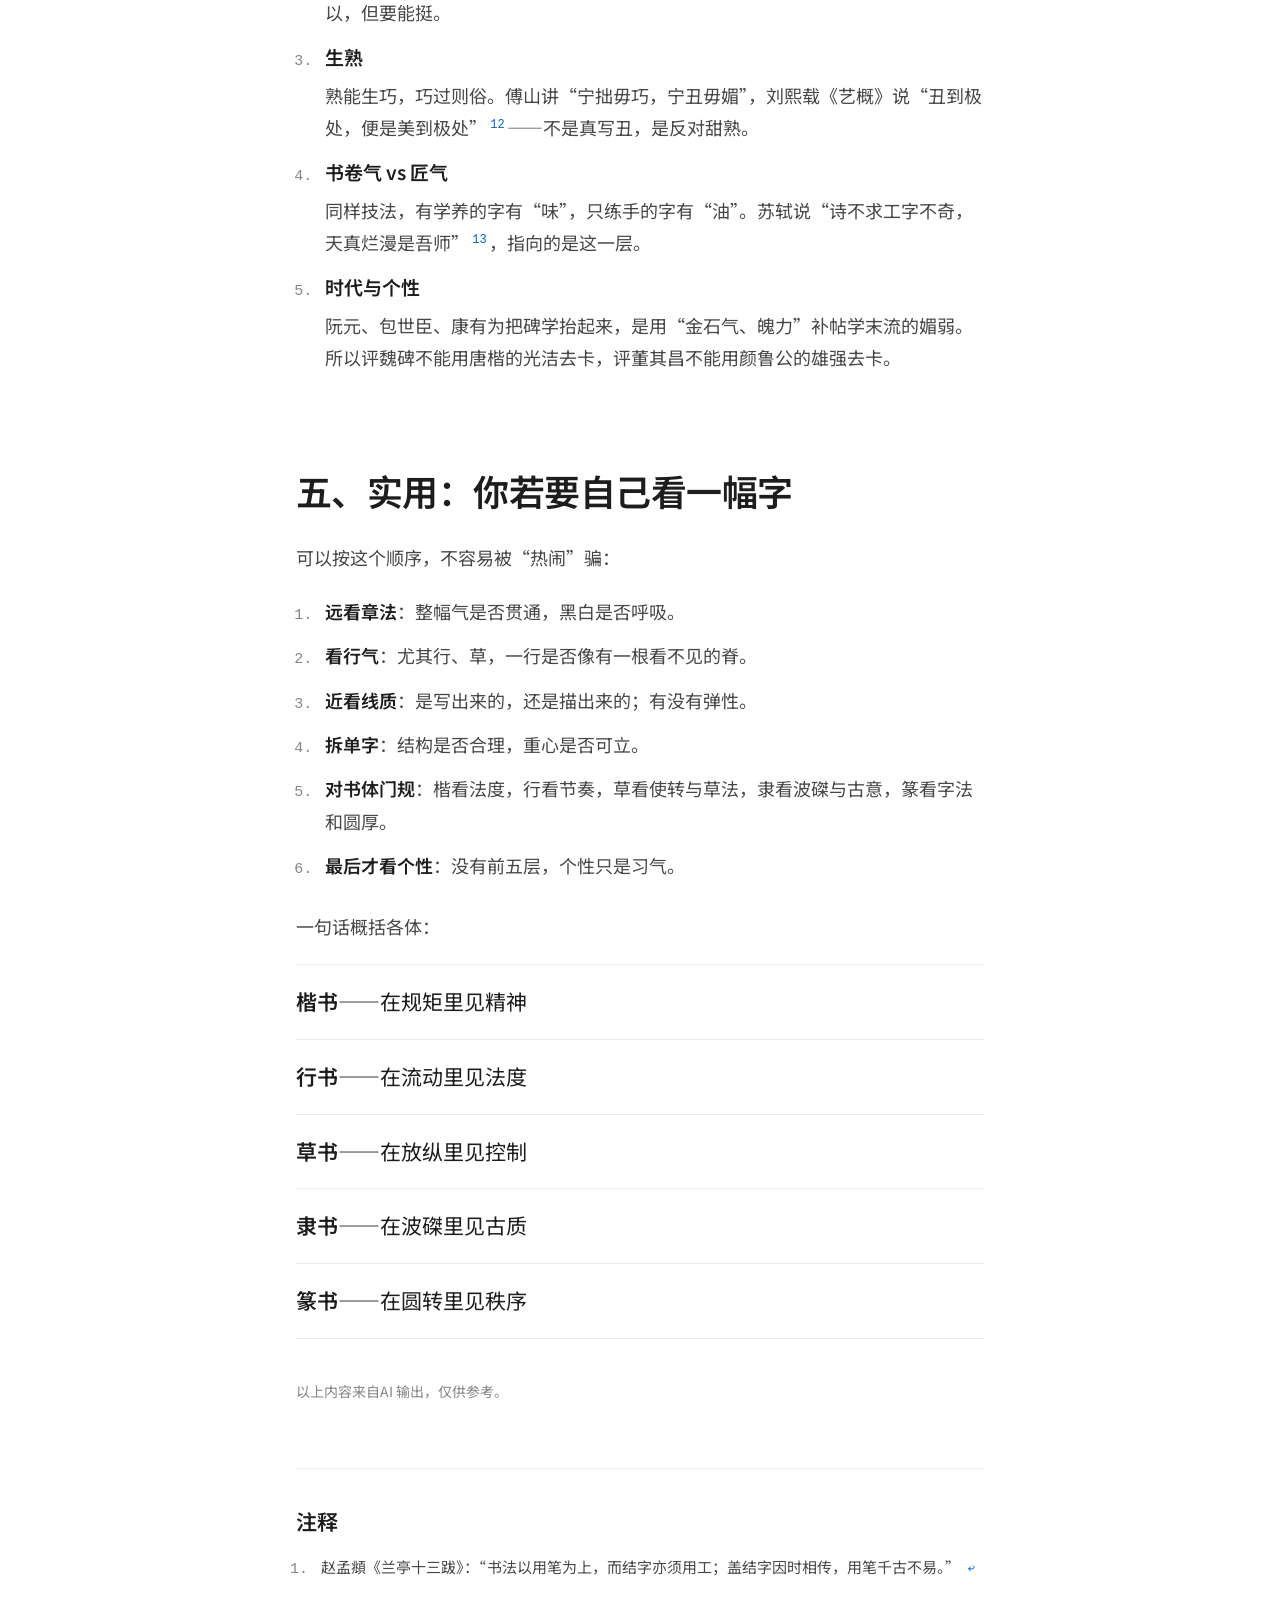
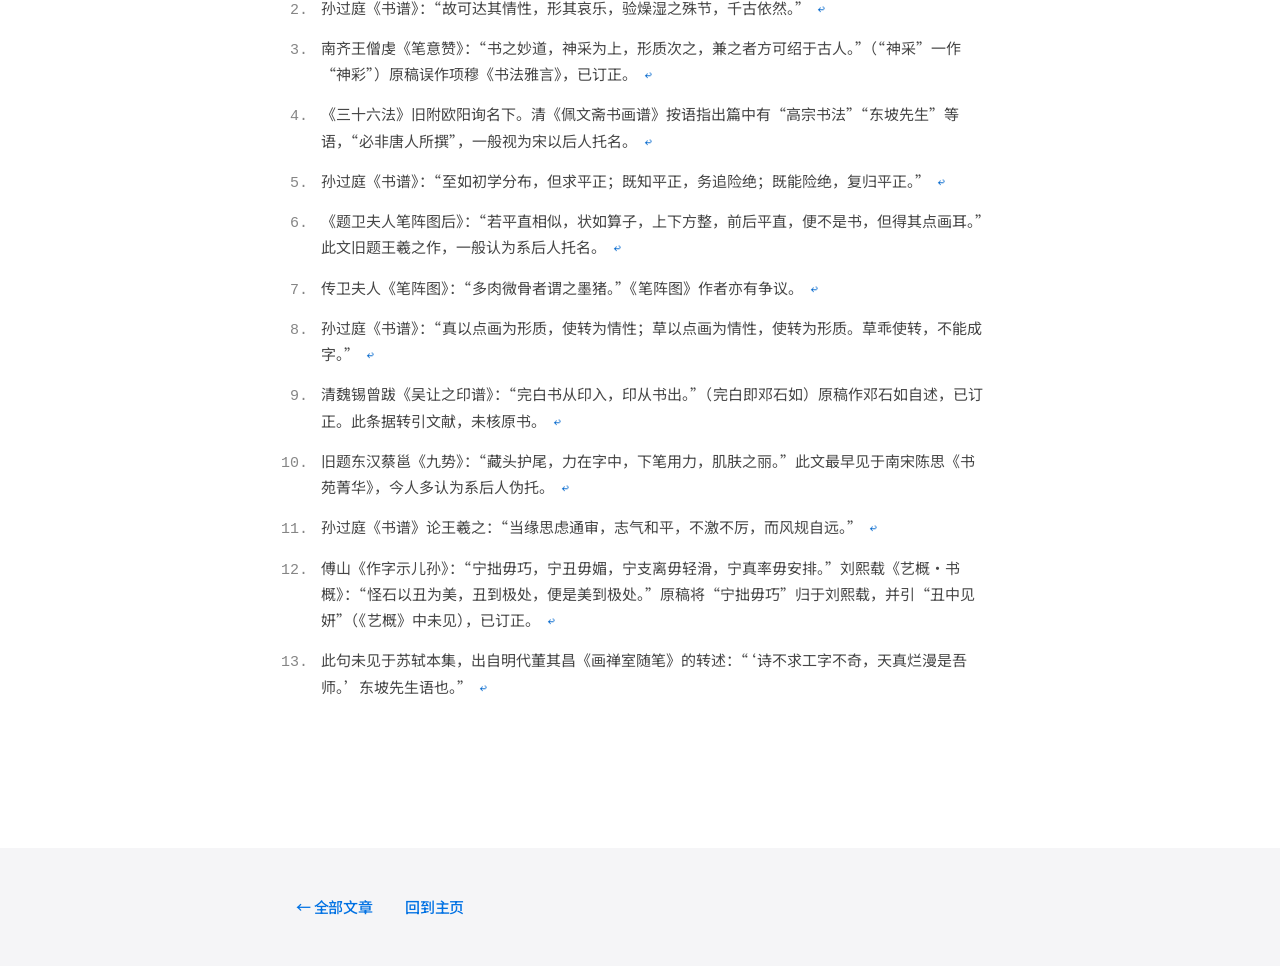
<file: blog/calligraphy-aesthetics.html>
<!DOCTYPE html>
<html lang="zh-CN">
<head>
    <meta charset="UTF-8">
    <meta name="viewport" content="width=device-width, initial-scale=1.0">
    <title>浅谈书法审美 · ClearSky</title>
    <meta name="description" content="书法的审美不是“好看不好看”一句话能说完：从用笔、结体、章法、墨法到气韵，再到楷行草隶篆各自的尺度。">
    <link rel="icon" type="image/png" href="../assets/favicon.png">
    <link rel="apple-touch-icon" href="../assets/favicon.png">
    <link rel="stylesheet" href="../styles.css">
    <style>
        /* ===== Article (reads on top of ../styles.css tokens) ===== */
        body { background: var(--bg-white) }

        .post-hero {
            max-width: 736px; margin: 0 auto;
            padding: 96px 24px 56px;
        }
        .post-hero .headline-hero { font-size: clamp(40px, 6vw, 64px); line-height: 1.1 }
        .post-lede {
            font-family: var(--font-display);
            font-size: clamp(19px, 2vw, 24px);
            line-height: 1.55; font-weight: 400;
            color: var(--text-secondary);
            margin-top: 28px;
        }
        .post-meta {
            margin-top: 32px; padding-top: 20px;
            border-top: 1px solid var(--border-light);
            font-family: var(--font-mono); font-size: 13px;
            color: var(--text-tertiary);
            display: flex; gap: 16px;
        }

        .post-body {
            max-width: 736px; margin: 0 auto;
            padding: 0 24px 120px;
            font-size: 18px; line-height: 1.8; letter-spacing: 0;
            color: var(--text-secondary);
        }
        .post-body p { margin: 0 0 22px }
        .post-body strong { color: var(--text-primary); font-weight: 600 }
        .post-body h2 {
            font-family: var(--font-display);
            font-size: clamp(28px, 3.4vw, 36px);
            font-weight: 600; line-height: 1.2; letter-spacing: -0.015em;
            color: var(--text-primary);
            margin: 96px 0 28px;
        }
        .post-body h3 {
            font-family: var(--font-display);
            font-size: clamp(22px, 2.4vw, 26px);
            font-weight: 600; line-height: 1.3; letter-spacing: -0.01em;
            color: var(--text-primary);
            margin: 64px 0 20px;
        }
        .post-body h2 + h3 { margin-top: 0 }
        .post-body ul, .post-body ol { margin: 0 0 28px; padding-left: 1.4em }
        .post-body li { margin-bottom: 12px; padding-left: 4px }
        .post-body li::marker { color: var(--text-tertiary) }
        .post-body ol li::marker { font-family: var(--font-mono); font-size: 15px }
        .post-body hr { display: none }

        /* 五层标准：小标题 + 正文 */
        .post-body .point strong:first-child {
            display: block; margin-bottom: 4px;
            font-family: var(--font-display); font-size: 19px;
        }

        /* 表格：浅灰圆角卡片 */
        .table-tile {
            background: var(--bg-light);
            border-radius: var(--radius-card);
            padding: 8px 24px;
            margin: 8px 0 32px;
            overflow-x: auto; -webkit-overflow-scrolling: touch;
        }
        .table-tile table { border-collapse: collapse; width: 100%; font-size: 15px; line-height: 1.6 }
        .table-tile th, .table-tile td {
            padding: 14px 16px 14px 0; text-align: left; vertical-align: top;
            border-bottom: 1px solid var(--border-light);
        }
        .table-tile th {
            font-family: var(--font-display); font-weight: 600; font-size: 13px;
            letter-spacing: 0.04em; color: var(--text-tertiary); white-space: nowrap;
        }
        .table-tile td { color: var(--text-secondary) }
        .table-tile td:first-child { color: var(--text-primary); font-weight: 600; white-space: nowrap }
        .table-tile tr:last-child td { border-bottom: none }
        .table-tile.wide { margin-left: -24px; margin-right: -24px; border-radius: 0 }
        .table-tile.wide table { min-width: 760px }
        @media (min-width: 900px) {
            .table-tile.wide { margin-left: -120px; margin-right: -120px; border-radius: var(--radius-tile); padding: 16px 32px }
        }

        /* 结尾「一句话概括各体」 */
        .post-body .summary { list-style: none; padding: 0; margin: 8px 0 40px; border-top: 1px solid var(--border-light) }
        .post-body .summary li {
            margin: 0; padding: 18px 0;
            border-bottom: 1px solid var(--border-light);
            font-family: var(--font-display); font-size: 21px; color: var(--text-primary);
        }

        .post-note { font-size: 14px; color: var(--text-tertiary) }

        /* 注释 */
        .post-body sup.fn { font-size: 12px; line-height: 0; margin-left: 1px }
        .post-body sup.fn a { color: var(--link-light); font-family: var(--font-mono); padding: 0 2px }
        .post-body sup.fn a:hover { text-decoration: underline }
        .footnotes { margin-top: 64px; padding-top: 8px; border-top: 1px solid var(--border-light) }
        .post-body .footnotes h2 { font-size: 21px; margin: 32px 0 20px }
        .footnotes ol { font-size: 15px; line-height: 1.75; color: var(--text-secondary) }
        .footnotes li { margin-bottom: 14px; scroll-margin-top: 72px; border-radius: 6px; transition: background .3s }
        .footnotes li:target { background: var(--accent-soft) }
        .post-body sup.fn a { scroll-margin-top: 72px }
        .fn-back { color: var(--link-light); margin-left: 4px }

        .post-foot {
            background: var(--bg-light);
            padding: 48px 24px;
        }
        .post-foot-inner {
            max-width: 688px; margin: 0 auto;
            display: flex; gap: 32px; flex-wrap: wrap;
        }

        @media (max-width: 640px) {
            .post-hero { padding-top: 64px; padding-bottom: 40px }
            .post-body { font-size: 17px }
            .post-body h2 { margin-top: 72px }
        }
    </style>
</head>
<body>
    <nav class="nav"><div class="nav-inner">
        <a href="../index.html" class="nav-logo"><span class="nav-logo-mark"></span>ClearSky</a>
        <div class="nav-links">
            <a href="../index.html#products">产品</a>
            <a href="../index.html#updates">更新</a>
            <a href="../index.html#about">关于</a>
            <a href="./">Blog</a>
        </div>
    </div></nav>

    <header class="post-hero">
        <div class="eyebrow">Blog</div>
        <h1 class="headline-hero">浅谈书法审美</h1>
        <p class="post-lede">中国书法的审美，不是“好看不好看”一句话能说完，而是一套从笔法、结构、章法到气息的完整标准。不同书体共用底层原则，但侧重点完全不同。</p>
        <div class="post-meta"><span>2026.09.26</span><span>ClearSky</span></div>
    </header>

    <article class="post-body">
<h2>一、各体共通的衡量标准</h2>
<p>无论楷、行、草、隶、篆，评家通常从这五层看：</p>
<p class="point"><strong>1. 用笔（笔法）</strong>中锋为主、八面出锋；起收交代清楚；提按、转折、疾徐有节奏。赵孟頫说“用笔千古不易”<sup class="fn"><a href="#fn1" id="fnref1">1</a></sup>，指的就是这一层：线质要有骨力、有弹性，不能扁平、漂浮、僵硬。</p>
<p class="point"><strong>2. 结体（字法）</strong>单字内部的空间分配：主次、疏密、欹正、向背。好字不是“摆正”，而是重心稳而内部有张力。</p>
<p class="point"><strong>3. 章法（篇法）</strong>字与字、行与行、边款与正文的关系。计白当黑：空白也是结构。一篇字要有呼吸，不能挤成一团，也不能散成一盘沙。</p>
<p class="point"><strong>4. 墨法</strong>枯湿浓淡、涨墨飞白。墨不是涂黑，是表现速度、力度和情绪的材料。一味浓黑或一味干枯，都偏。</p>
<p class="point"><strong>5. 气韵 / 神采</strong>最高一层。笔法再精，若没有贯气、没有性情，只是匠活。孙过庭《书谱》所谓“达其情性，形其哀乐”<sup class="fn"><a href="#fn2" id="fnref2">2</a></sup>，王僧虔《笔意赞》讲“神采为上，形质次之”<sup class="fn"><a href="#fn3" id="fnref3">3</a></sup>。</p>
<p>另外还有一组对立统一，几乎所有书论都绕不开：</p>
<div class="table-tile"><table>
<thead><tr><th>范畴</th><th>过则病</th><th>不及则病</th></tr></thead>
<tbody>
<tr><td>骨与肉</td><td>枯硬如柴</td><td>臃肿无力</td></tr>
<tr><td>巧与拙</td><td>甜俗、做作</td><td>荒率、粗野</td></tr>
<tr><td>法与意</td><td>死守成规</td><td>无法无天</td></tr>
<tr><td>静与动</td><td>板滞</td><td>轻佻</td></tr>
<tr><td>收与放</td><td>拘谨</td><td>散乱</td></tr>
</tbody>
</table></div>

<h2>二、分书体的审美尺度</h2>

<h3>楷书：法度之极，以“正”见神</h3>
<p>楷书是审美的“度量衡”。先看能不能立住，再看有没有味道。</p>
<p><strong>核心标准</strong></p>
<ul>
<li><strong>法度完备</strong>：永字八法（侧、勒、努、趯、策、掠、啄、磔）交代清楚，起收、转折可复盘。</li>
<li><strong>结构严谨</strong>：欧阳询三十六法<sup class="fn"><a href="#fn4" id="fnref4">4</a></sup>一类原则——排叠、避就、顶戴、穿插、向背、偏侧、补空。中宫收紧、四面开张，是唐楷常见的“紧结”美。</li>
<li><strong>平正中见险绝</strong>：孙过庭说“初学分布，但求平正；既知平正，务追险绝；既能险绝，复归平正”<sup class="fn"><a href="#fn5" id="fnref5">5</a></sup>。一流楷书不是印刷体，是“看起来正、拆开却有斜势”。</li>
<li><strong>静气</strong>：楷如立。要端庄、沉着，不能抖、不能描、不能“做姿态”。</li>
</ul>
<p><strong>分派差异（同是楷，标准不同）</strong></p>
<ul>
<li><strong>欧体</strong>（欧阳询）：险劲、法度极严，评的是骨力和精确。</li>
<li><strong>颜体</strong>（颜真卿）：宽博、雄强，评的是朴厚和庙堂气。</li>
<li><strong>柳体</strong>（柳公权）：骨力外露，评的是清劲，忌“瘦而枯”。</li>
<li><strong>赵体</strong>（赵孟頫）：圆润流美，评的是姿媚与贯通，忌“软媚无骨”。</li>
<li><strong>魏碑</strong>：方峻、刀意、拙朴，评的是金石气，忌故意残破、装苍老。</li>
</ul>
<p class="point"><strong>楷书常见病</strong>描字、平拖、结构如算子（字字如算盘珠），“状如算子”即被王羲之《题卫夫人笔阵图后》明确批评<sup class="fn"><a href="#fn6" id="fnref6">6</a></sup>；还有“墨猪”<sup class="fn"><a href="#fn7" id="fnref7">7</a></sup>（肉多骨少）、“枯骨”（有骨无肉）。</p>

<h3>行书：楷之流动，草之收敛</h3>
<p>行书是日常书写的审美高峰，难在“又认得出、又有节奏”。</p>
<p><strong>核心标准</strong></p>
<ul>
<li><strong>笔断意连</strong>：表面可断开，势必须连。上一字的收笔，要成为下一字的起势。</li>
<li><strong>节奏</strong>：行书之美几乎就是节奏之美——快慢、轻重、疏密交替。一味快是油滑，一味慢是做行书。</li>
<li><strong>欹侧取势</strong>：单字可倾，行气要正。像走路：身体可摇，方向要稳。</li>
<li><strong>映带与牵丝</strong>：牵丝是结果不是目的。为连而连，俗。</li>
<li><strong>可读性</strong>：行书再放，仍应可识。完全不可读，就越界到草了。</li>
</ul>
<p><strong>经典标尺</strong></p>
<ul>
<li>王羲之《兰亭序》：遒媚劲健、变化自然，是“中和”的极致。</li>
<li>颜真卿《祭侄文稿》：情感驱动，渴笔、涂改都成章法，评的是真挚与苍茫。</li>
<li>苏轼、米芾：前者丰腴而韵胜，后者刷字、侧锋取势，评的是个性是否能压住法度。</li>
</ul>
<p class="point"><strong>行书常见病</strong>油滑（笔画圆熟无骨）、描连（硬加牵丝）、行气断裂、楷行混杂却无过渡、抖笔装韵。</p>

<h3>草书：以意为先，以使转为骨</h3>
<p>草书最容易被误解成“写得狂就是草”。真正的草，法度往往比楷更严，只是藏在运动里。</p>
<p><strong>核心标准</strong></p>
<ul>
<li><strong>使转</strong>：孙过庭说“真以点画为形质，使转为情性；草以点画为情性，使转为形质”<sup class="fn"><a href="#fn8" id="fnref8">8</a></sup>。楷靠点画造型，草靠圆转、翻折造型。不会使转，就只是快楷，不是草。</li>
<li><strong>符号系统</strong>：草有草法。哪些字可连、哪些部件可省，是约定。杜撰符号，叫“臆造”，不是创造。</li>
<li><strong>一笔书与呼吸</strong>：张芝、王献之以降，追求气脉不断，但不是真的一笔到底。要有“留”——换气、换锋、换势。</li>
<li><strong>速度的真实性</strong>：草的飞白、枯笔应是速度与压力的自然结果，不能描出飞白来装动感。</li>
<li><strong>可识与不可识的平衡</strong>：今草、小草仍应可寻字源；狂草可以更抽象，但专家应能据草法还原。完全不可还原，是乱书。</li>
</ul>
<p><strong>小草 / 今草 vs 狂草</strong></p>
<ul>
<li><strong>小草、今草</strong>（王羲之《十七帖》、孙过庭《书谱》）：简而有法，评的是精微、贯气、不狂而韵。</li>
<li><strong>大草、狂草</strong>（张旭、怀素）：评的是气势、空间开合、情绪浓度。怀素《自叙帖》的瘦劲圆转，张旭的肥厚奔放，标准不同，但都要“狂而不乱”。</li>
<li><strong>章草</strong>：保留隶意（波磔、横势），字字独立。评的是古质，忌写成今草再硬加雁尾。</li>
</ul>
<p class="point"><strong>草书常见病</strong>绕圈、春蚓秋蛇（盘绕而无骨）、任笔为体、聚墨成形、情绪宣泄而无草法、行气如绳（一味缠绕）。</p>

<h3>隶书：横势与波磔</h3>
<p><strong>核心标准</strong></p>
<ul>
<li><strong>蚕头雁尾、一波三折</strong>：波磔是隶的标志，但一篇之中雁尾不可字字都出，要“雁不双飞”。</li>
<li><strong>横势</strong>：字取扁方，中宫可宽，左右开张。</li>
<li><strong>金石气 vs 庙堂气</strong>：汉碑（如《张迁》《曹全》《礼器》）各有朴拙、秀逸、清刚。清人隶书（金农、邓石如、伊秉绶）又加入书写性。</li>
<li><strong>忌楷化</strong>：把隶写成“扁楷”，波磔做作，是常见俗病。</li>
</ul>

<h3>篆书：圆转、中锋、秩序</h3>
<p><strong>核心标准</strong></p>
<ul>
<li><strong>中锋圆笔</strong>：线如玉箸、铁线，要匀而有韧性，不是圆规画的铁丝。</li>
<li><strong>对称与装饰的分寸</strong>：小篆尚对称、尚秩序；太过图案化则近美术字。</li>
<li><strong>古意</strong>：大篆、金文评的是铸刻感、拙厚、字法来源是否有据。臆造古文，是硬伤。</li>
<li><strong>邓石如以降</strong>：魏锡曾评其“书从印入，印从书出”<sup class="fn"><a href="#fn9" id="fnref9">9</a></sup>，线质可以更有书写的起伏，但仍以圆厚为上。</li>
</ul>

<h2>三、一张对照表</h2>
<div class="table-tile wide"><table>
<thead><tr><th>维度</th><th>楷书</th><th>行书</th><th>草书</th><th>隶书</th><th>篆书</th></tr></thead>
<tbody>
<tr><td>体势</td><td>立，纵势为主</td><td>走，纵势中含摆动</td><td>奔，势大于形</td><td>坐，横势</td><td>立或铸，纵势、对称</td></tr>
<tr><td>速度</td><td>最慢，可复笔</td><td>中速，有加速段</td><td>最快，但有留</td><td>较慢，波磔处顿挫</td><td>稳，少大起大落</td></tr>
<tr><td>造型关键</td><td>点画完整、结构精确</td><td>映带、欹正、行气</td><td>使转、符号、空间</td><td>波磔、雁尾、扁方</td><td>圆转、均匀、字法</td></tr>
<tr><td>可读性</td><td>必须清晰</td><td>应可识</td><td>小草可识，狂草可还原</td><td>应可识</td><td>需识篆</td></tr>
<tr><td>最高赞美</td><td>端庄而有生气</td><td>流美而不滑</td><td>狂而不乱</td><td>古朴而有韵</td><td>浑穆、婉通</td></tr>
<tr><td>最大忌讳</td><td>板、描、算子</td><td>油、弱、硬连</td><td>乱、绕、无草法</td><td>楷化、雁尾泛滥</td><td>描、软、杜撰字法</td></tr>
<tr><td>神采来源</td><td>静中之势</td><td>节奏</td><td>气脉与情绪</td><td>拙与波</td><td>古与厚</td></tr>
</tbody>
</table></div>

<h2>四、品评时真正老到的看法</h2>
<p>书论里还有几条“跨书体”的高级标准，用来区分能品、妙品、神品：</p>
<ol>
<li class="point"><strong>骨力为先</strong>蔡邕《九势》：“下笔用力，肌肤之丽。”<sup class="fn"><a href="#fn10" id="fnref10">10</a></sup>先有骨，才谈姿媚。赵孟頫再漂亮，争议也常在“骨力是否够”。</li>
<li class="point"><strong>中和</strong>孙过庭推崇王羲之，正在“不激不厉，而风规自远”<sup class="fn"><a href="#fn11" id="fnref11">11</a></sup>。狂可以，但要能收；秀可以，但要能挺。</li>
<li class="point"><strong>生熟</strong>熟能生巧，巧过则俗。傅山讲“宁拙毋巧，宁丑毋媚”，刘熙载《艺概》说“丑到极处，便是美到极处”<sup class="fn"><a href="#fn12" id="fnref12">12</a></sup>——不是真写丑，是反对甜熟。</li>
<li class="point"><strong>书卷气 vs 匠气</strong>同样技法，有学养的字有“味”，只练手的字有“油”。苏轼说“诗不求工字不奇，天真烂漫是吾师”<sup class="fn"><a href="#fn13" id="fnref13">13</a></sup>，指向的是这一层。</li>
<li class="point"><strong>时代与个性</strong>阮元、包世臣、康有为把碑学抬起来，是用“金石气、魄力”补帖学末流的媚弱。所以评魏碑不能用唐楷的光洁去卡，评董其昌不能用颜鲁公的雄强去卡。</li>
</ol>

<h2>五、实用：你若要自己看一幅字</h2>
<p>可以按这个顺序，不容易被“热闹”骗：</p>
<ol>
<li><strong>远看章法</strong>：整幅气是否贯通，黑白是否呼吸。</li>
<li><strong>看行气</strong>：尤其行、草，一行是否像有一根看不见的脊。</li>
<li><strong>近看线质</strong>：是写出来的，还是描出来的；有没有弹性。</li>
<li><strong>拆单字</strong>：结构是否合理，重心是否可立。</li>
<li><strong>对书体门规</strong>：楷看法度，行看节奏，草看使转与草法，隶看波磔与古意，篆看字法和圆厚。</li>
<li><strong>最后才看个性</strong>：没有前五层，个性只是习气。</li>
</ol>
<p>一句话概括各体：</p>
<ul class="summary">
<li><strong>楷书</strong>——在规矩里见精神</li>
<li><strong>行书</strong>——在流动里见法度</li>
<li><strong>草书</strong>——在放纵里见控制</li>
<li><strong>隶书</strong>——在波磔里见古质</li>
<li><strong>篆书</strong>——在圆转里见秩序</li>
</ul>
<p class="post-note">以上内容来自AI 输出，仅供参考。</p>

<section class="footnotes">
<h2>注释</h2>
<ol>
<li id="fn1">赵孟頫《兰亭十三跋》：“书法以用笔为上，而结字亦须用工；盖结字因时相传，用笔千古不易。” <a href="#fnref1" class="fn-back" aria-label="返回正文">↩</a></li>
<li id="fn2">孙过庭《书谱》：“故可达其情性，形其哀乐，验燥湿之殊节，千古依然。” <a href="#fnref2" class="fn-back" aria-label="返回正文">↩</a></li>
<li id="fn3">南齐王僧虔《笔意赞》：“书之妙道，神采为上，形质次之，兼之者方可绍于古人。”（“神采”一作“神彩”）原稿误作项穆《书法雅言》，已订正。 <a href="#fnref3" class="fn-back" aria-label="返回正文">↩</a></li>
<li id="fn4">《三十六法》旧附欧阳询名下。清《佩文斋书画谱》按语指出篇中有“高宗书法”“东坡先生”等语，“必非唐人所撰”，一般视为宋以后人托名。 <a href="#fnref4" class="fn-back" aria-label="返回正文">↩</a></li>
<li id="fn5">孙过庭《书谱》：“至如初学分布，但求平正；既知平正，务追险绝；既能险绝，复归平正。” <a href="#fnref5" class="fn-back" aria-label="返回正文">↩</a></li>
<li id="fn6">《题卫夫人笔阵图后》：“若平直相似，状如算子，上下方整，前后平直，便不是书，但得其点画耳。”此文旧题王羲之作，一般认为系后人托名。 <a href="#fnref6" class="fn-back" aria-label="返回正文">↩</a></li>
<li id="fn7">传卫夫人《笔阵图》：“多肉微骨者谓之墨猪。”《笔阵图》作者亦有争议。 <a href="#fnref7" class="fn-back" aria-label="返回正文">↩</a></li>
<li id="fn8">孙过庭《书谱》：“真以点画为形质，使转为情性；草以点画为情性，使转为形质。草乖使转，不能成字。” <a href="#fnref8" class="fn-back" aria-label="返回正文">↩</a></li>
<li id="fn9">清魏锡曾跋《吴让之印谱》：“完白书从印入，印从书出。”（完白即邓石如）原稿作邓石如自述，已订正。此条据转引文献，未核原书。 <a href="#fnref9" class="fn-back" aria-label="返回正文">↩</a></li>
<li id="fn10">旧题东汉蔡邕《九势》：“藏头护尾，力在字中，下笔用力，肌肤之丽。”此文最早见于南宋陈思《书苑菁华》，今人多认为系后人伪托。 <a href="#fnref10" class="fn-back" aria-label="返回正文">↩</a></li>
<li id="fn11">孙过庭《书谱》论王羲之：“当缘思虑通审，志气和平，不激不厉，而风规自远。” <a href="#fnref11" class="fn-back" aria-label="返回正文">↩</a></li>
<li id="fn12">傅山《作字示儿孙》：“宁拙毋巧，宁丑毋媚，宁支离毋轻滑，宁真率毋安排。”刘熙载《艺概·书概》：“怪石以丑为美，丑到极处，便是美到极处。”原稿将“宁拙毋巧”归于刘熙载，并引“丑中见妍”（《艺概》中未见），已订正。 <a href="#fnref12" class="fn-back" aria-label="返回正文">↩</a></li>
<li id="fn13">此句未见于苏轼本集，出自明代董其昌《画禅室随笔》的转述：“‘诗不求工字不奇，天真烂漫是吾师。’东坡先生语也。” <a href="#fnref13" class="fn-back" aria-label="返回正文">↩</a></li>
</ol>
</section>
    </article>

    <footer class="post-foot"><div class="post-foot-inner">
        <a href="./" class="link-arrow">← 全部文章</a>
        <a href="../index.html" class="link-arrow">回到主页</a>
    </div></footer>
</body>
</html>
</file>
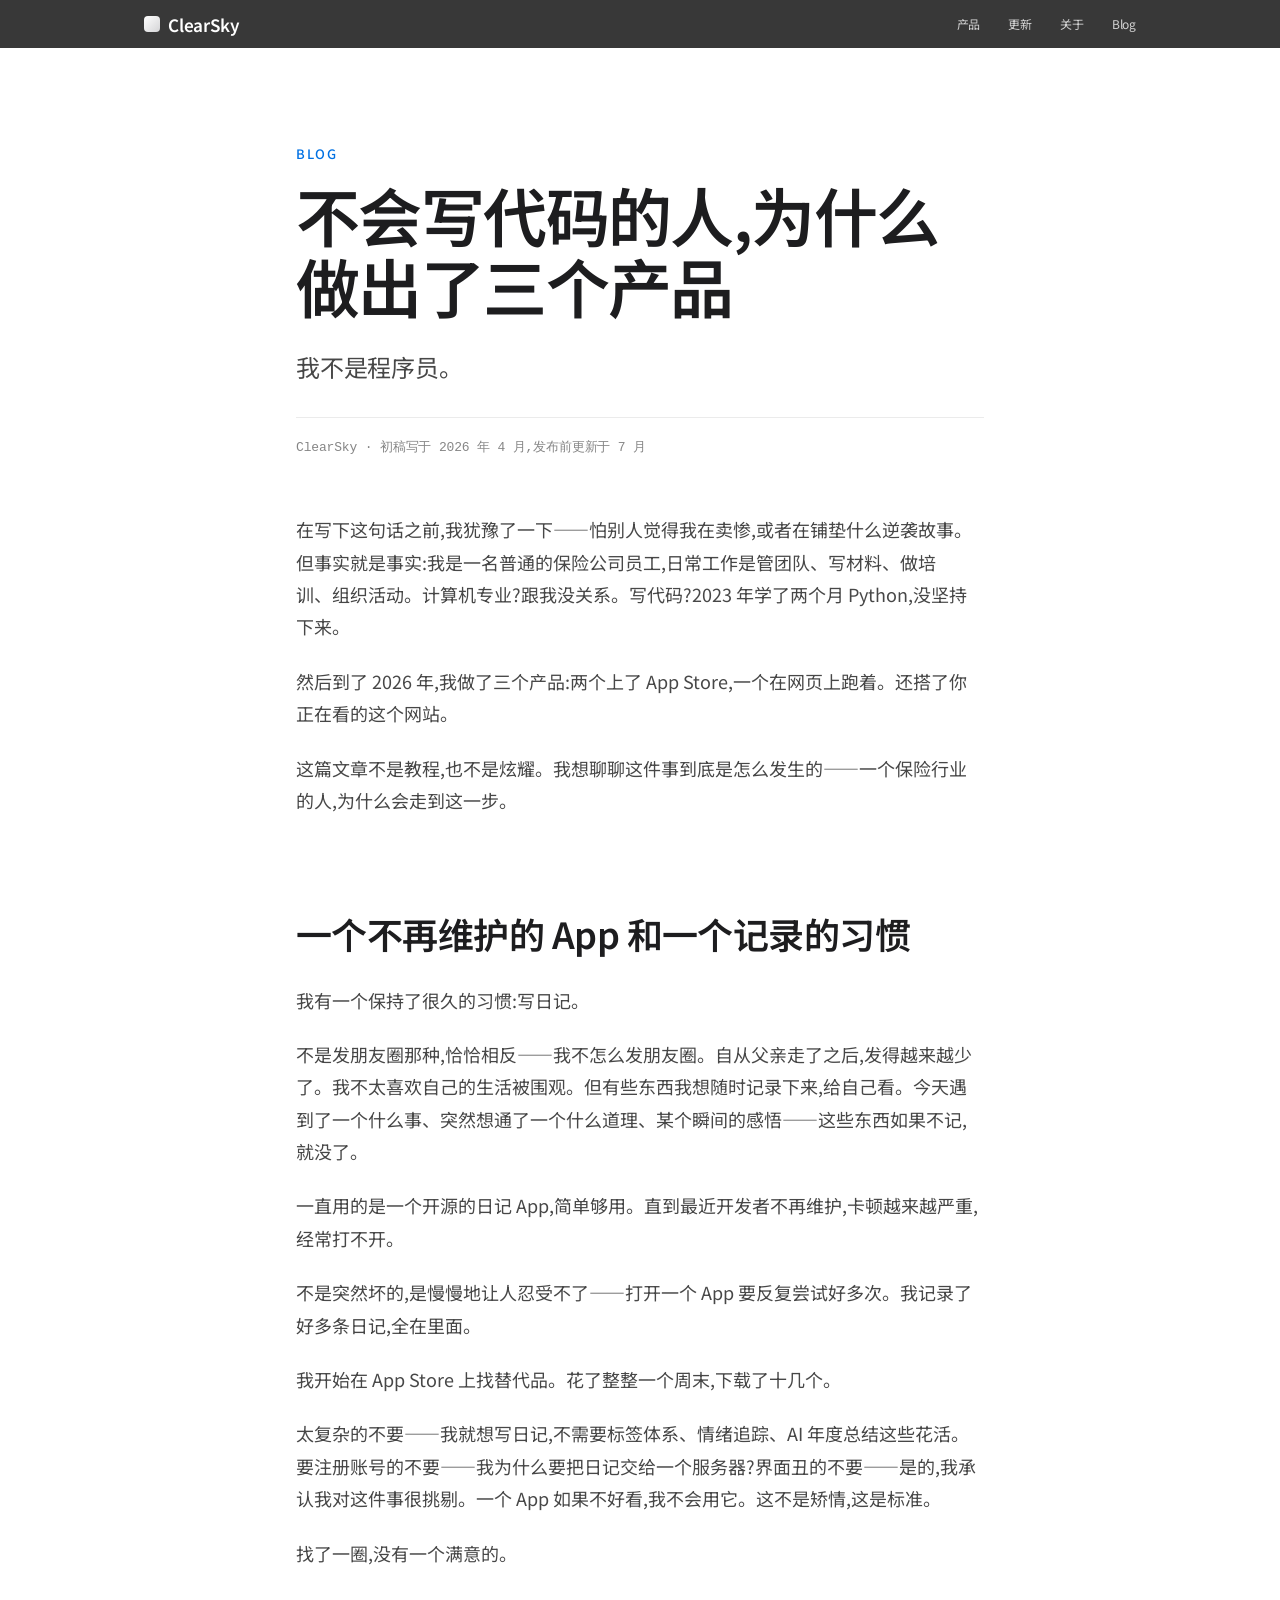
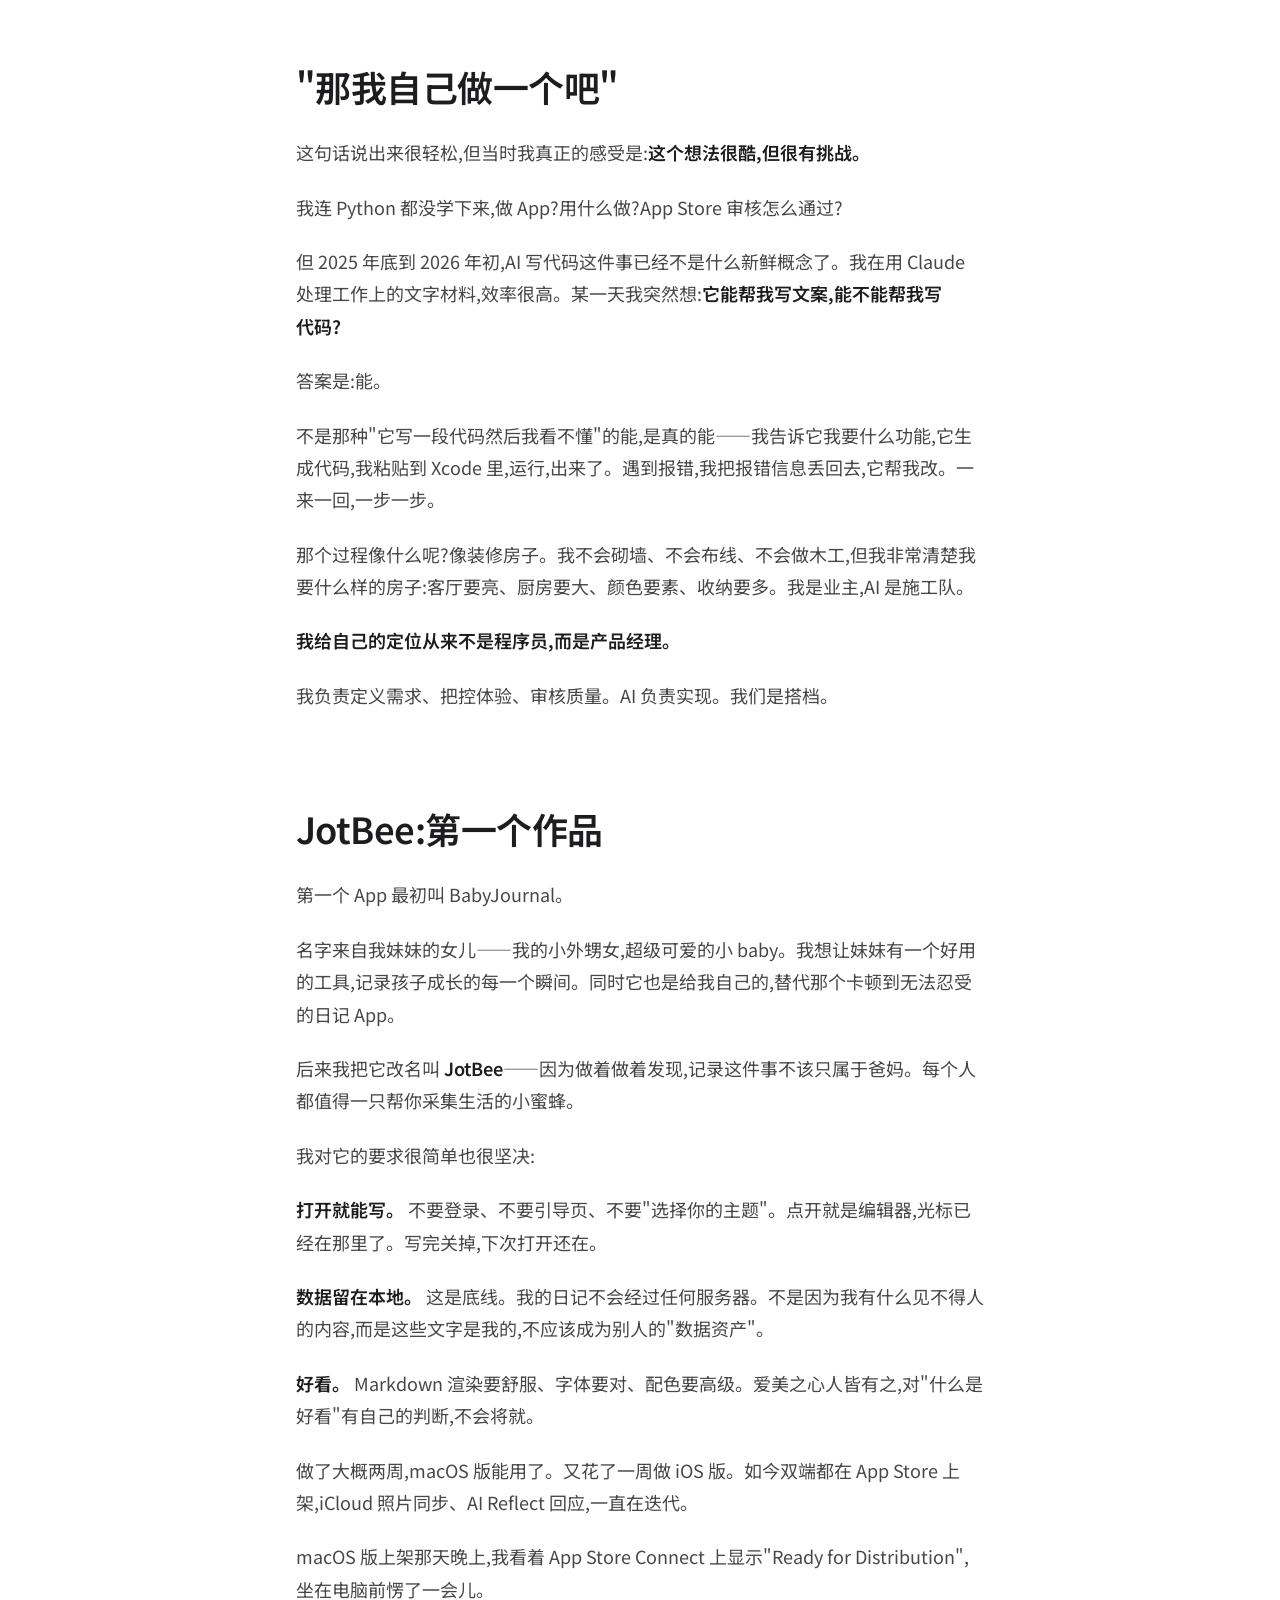
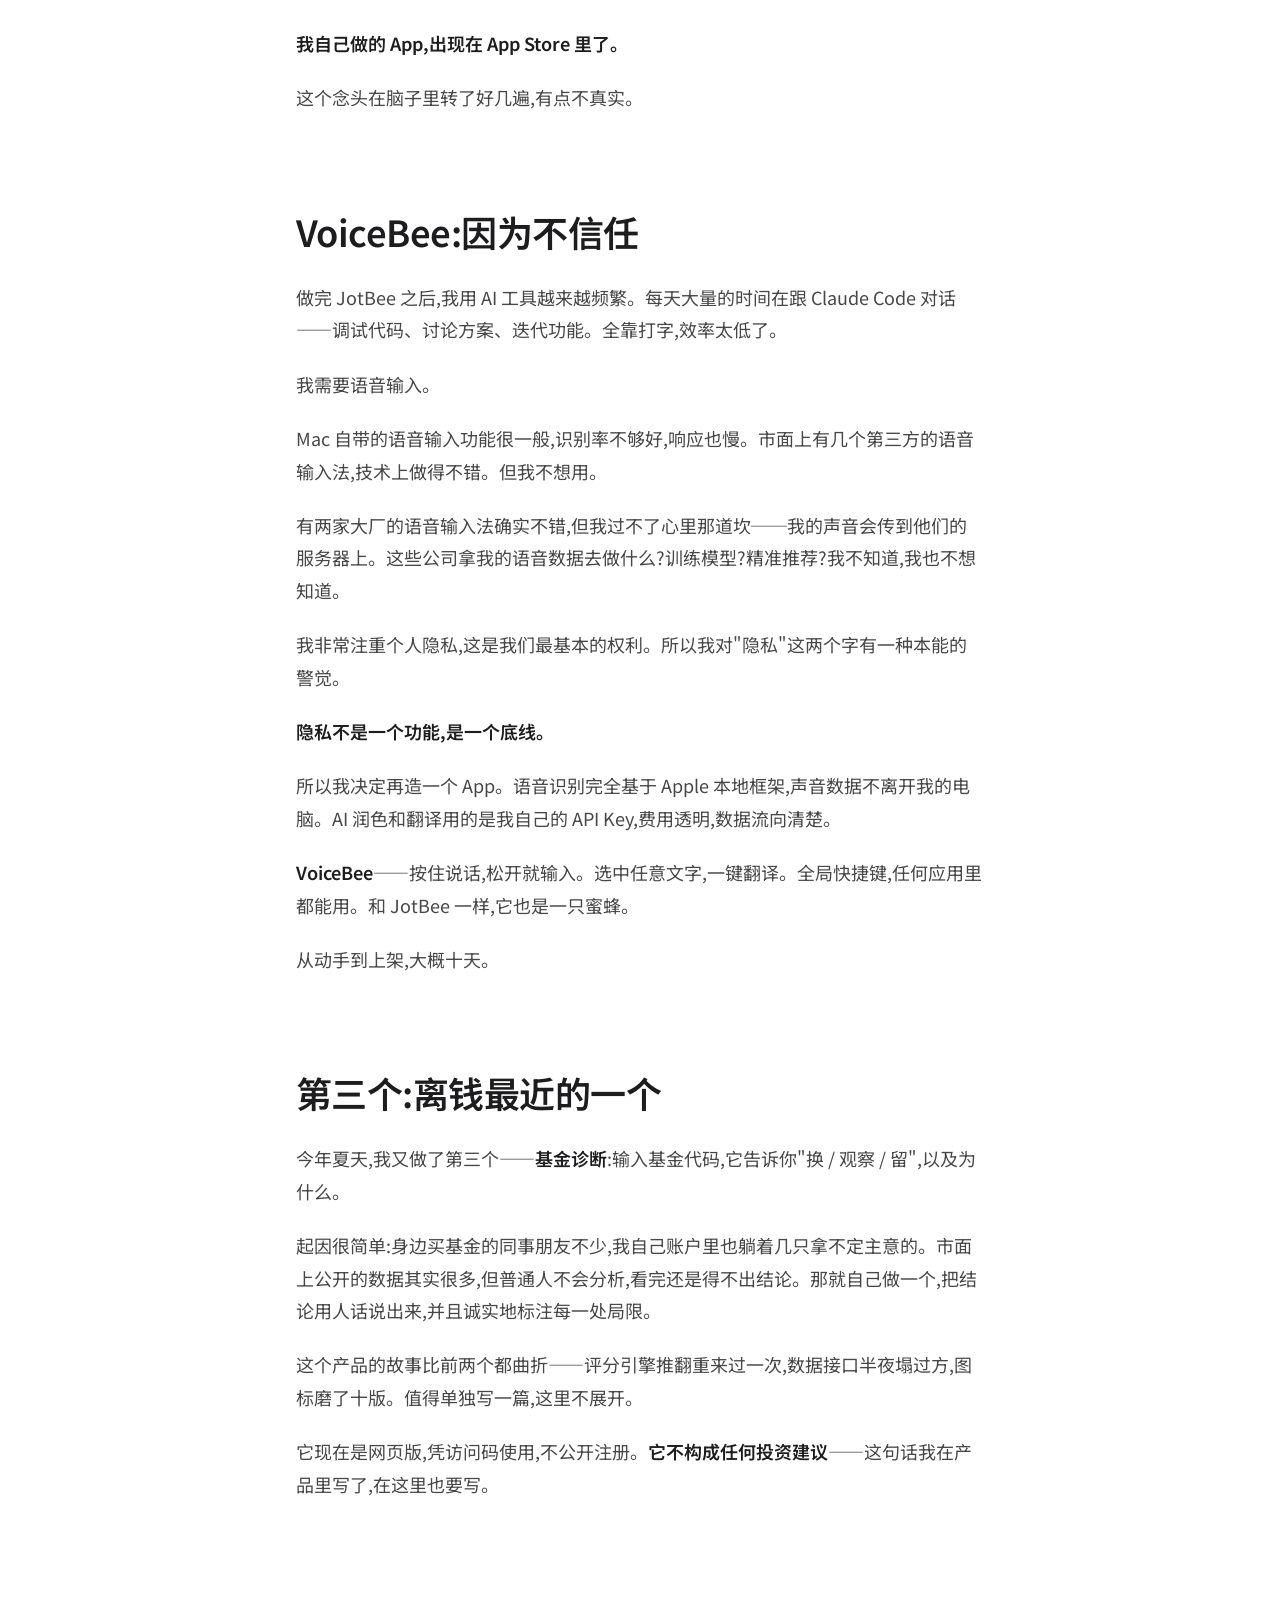
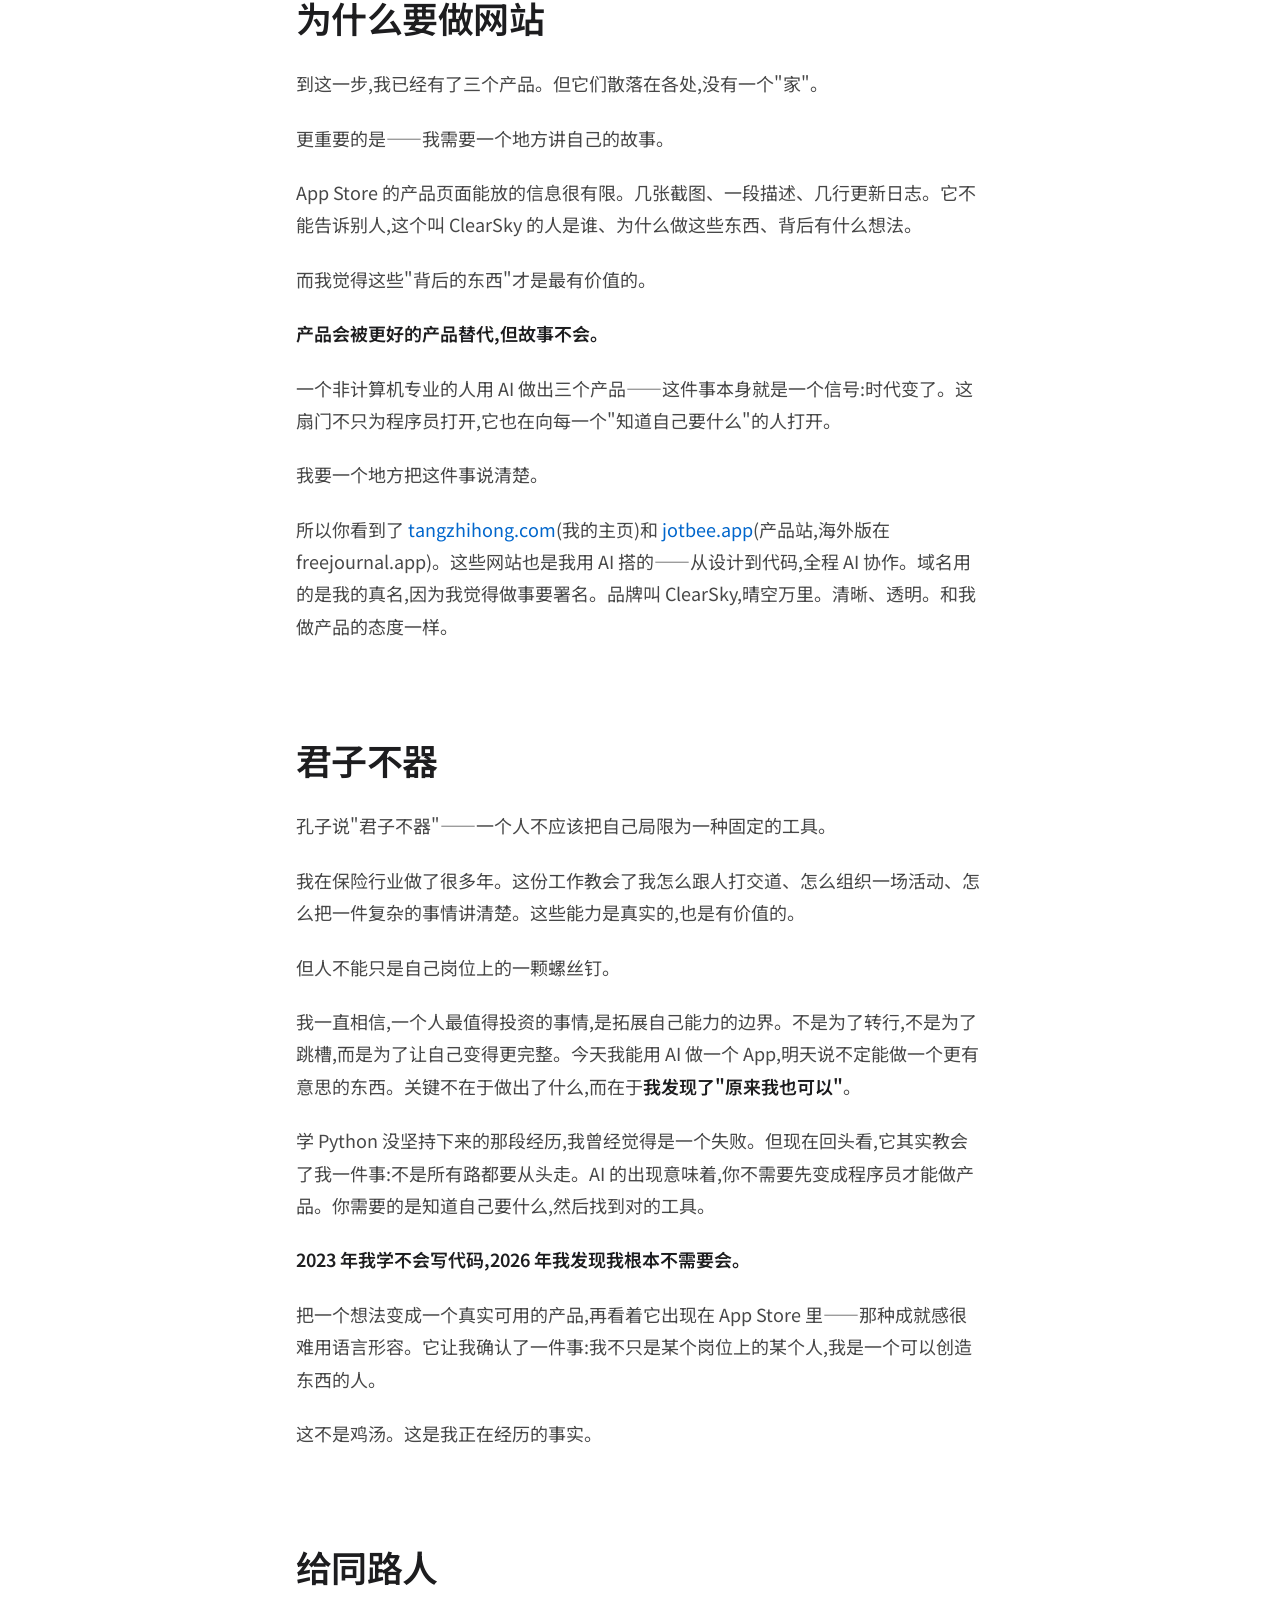
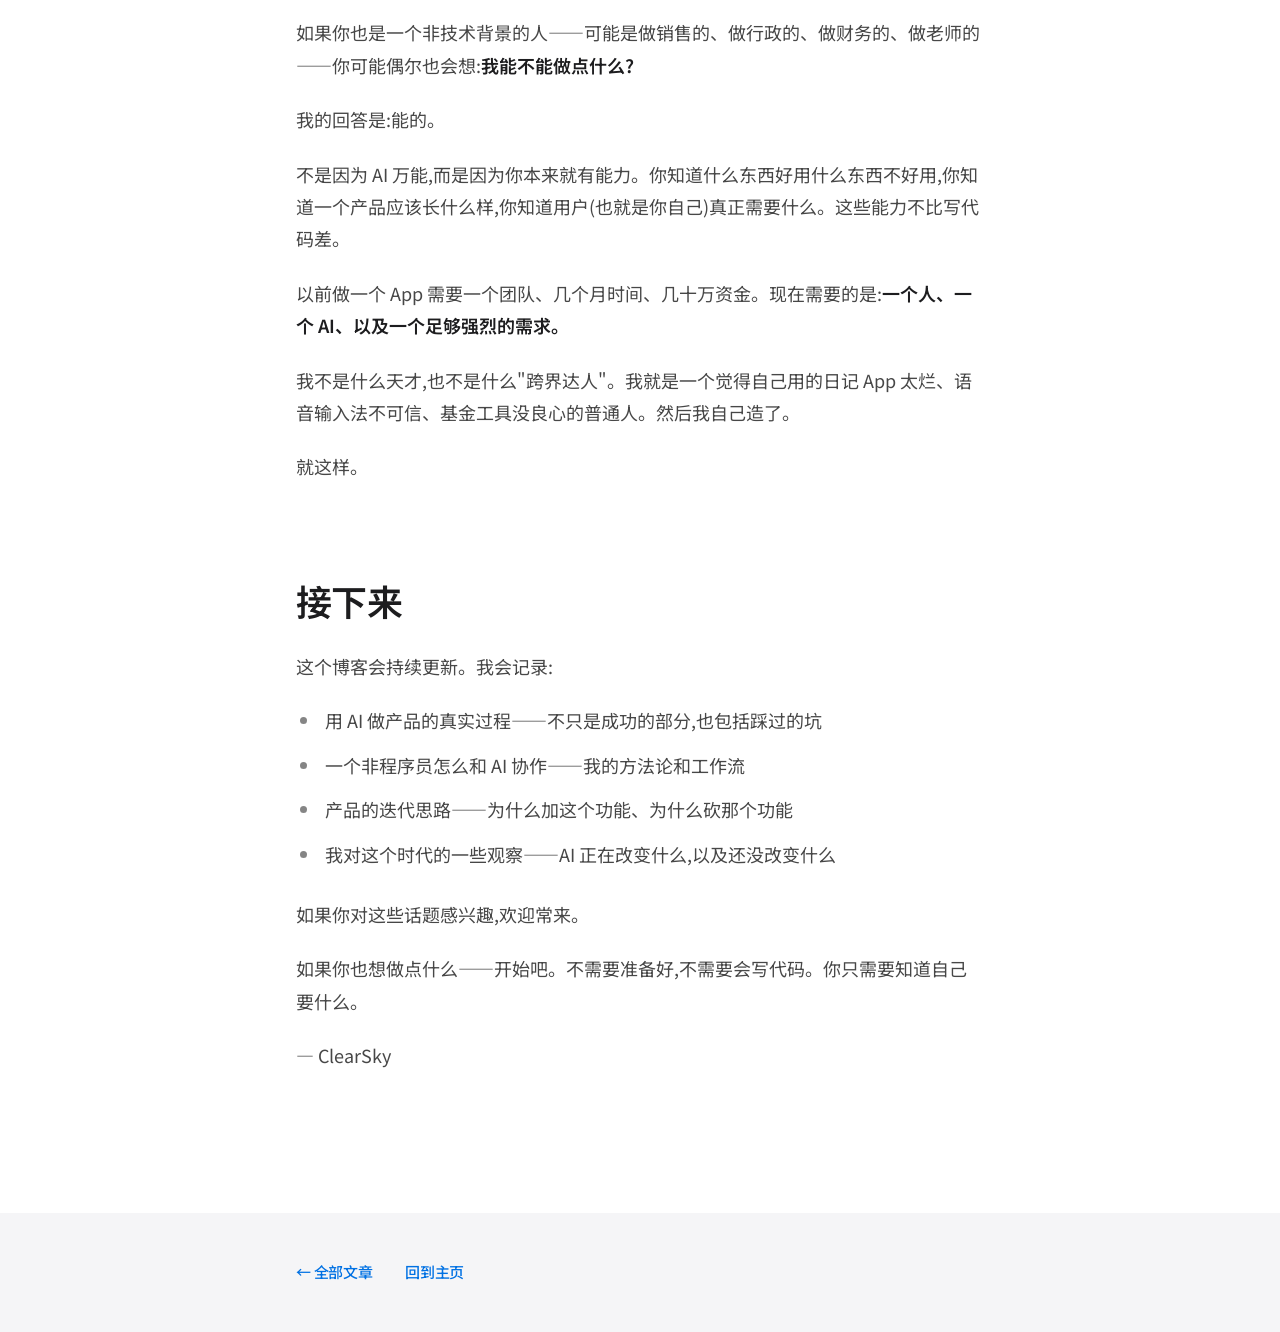
<file: blog/why-i-build.html>
<!DOCTYPE html>
<html lang="zh-CN">
<head>
    <meta charset="UTF-8">
    <meta name="viewport" content="width=device-width, initial-scale=1.0">
    <title>不会写代码的人,为什么做出了三个产品 · ClearSky</title>
    <meta name="description" content="一个非计算机专业的人,如何用 AI 做出三个产品——JotBee、VoiceBee 与基金诊断的完整故事。">
    <link rel="icon" type="image/png" href="../assets/favicon.png">
    <link rel="apple-touch-icon" href="../assets/favicon.png">
    <link rel="stylesheet" href="../styles.css">
    <style>
        /* ===== Article (reads on top of ../styles.css tokens) ===== */
        body { background: var(--bg-white) }

        .post-hero {
            max-width: 736px; margin: 0 auto;
            padding: 96px 24px 56px;
        }
        .post-hero .headline-hero { font-size: clamp(40px, 6vw, 64px); line-height: 1.1 }
        .post-lede {
            font-family: var(--font-display);
            font-size: clamp(19px, 2vw, 24px);
            line-height: 1.55; font-weight: 400;
            color: var(--text-secondary);
            margin-top: 28px;
        }
        .post-meta {
            margin-top: 32px; padding-top: 20px;
            border-top: 1px solid var(--border-light);
            font-family: var(--font-mono); font-size: 13px;
            color: var(--text-tertiary);
            display: flex; gap: 16px;
        }

        .post-body {
            max-width: 736px; margin: 0 auto;
            padding: 0 24px 120px;
            font-size: 18px; line-height: 1.8; letter-spacing: 0;
            color: var(--text-secondary);
        }
        .post-body p { margin: 0 0 22px }
        .post-body strong { color: var(--text-primary); font-weight: 600 }
        .post-body a { color: var(--link-light) }
        .post-body a:hover { text-decoration: underline }
        .post-body h2 {
            font-family: var(--font-display);
            font-size: clamp(28px, 3.4vw, 36px);
            font-weight: 600; line-height: 1.2; letter-spacing: -0.015em;
            color: var(--text-primary);
            margin: 96px 0 28px;
        }
        .post-body h3 {
            font-family: var(--font-display);
            font-size: clamp(22px, 2.4vw, 26px);
            font-weight: 600; line-height: 1.3; letter-spacing: -0.01em;
            color: var(--text-primary);
            margin: 64px 0 20px;
        }
        .post-body h2 + h3 { margin-top: 0 }
        .post-body ul, .post-body ol { margin: 0 0 28px; padding-left: 1.4em }
        .post-body li { margin-bottom: 12px; padding-left: 4px }
        .post-body li::marker { color: var(--text-tertiary) }
        .post-body ol li::marker { font-family: var(--font-mono); font-size: 15px }
        .post-body hr { display: none }

        .post-foot {
            background: var(--bg-light);
            padding: 48px 24px;
        }
        .post-foot-inner {
            max-width: 688px; margin: 0 auto;
            display: flex; gap: 32px; flex-wrap: wrap;
        }

        @media (max-width: 640px) {
            .post-hero { padding-top: 64px; padding-bottom: 40px }
            .post-body { font-size: 17px }
            .post-body h2 { margin-top: 72px }
        }
    </style>
</head>
<body>
    <nav class="nav"><div class="nav-inner">
        <a href="../index.html" class="nav-logo"><span class="nav-logo-mark"></span>ClearSky</a>
        <div class="nav-links">
            <a href="../index.html#products">产品</a>
            <a href="../index.html#updates">更新</a>
            <a href="../index.html#about">关于</a>
            <a href="./">Blog</a>
        </div>
    </div></nav>

    <header class="post-hero">
        <div class="eyebrow">Blog</div>
        <h1 class="headline-hero">不会写代码的人,为什么做出了三个产品</h1>
        <p class="post-lede">我不是程序员。</p>
        <div class="post-meta"><span>ClearSky · 初稿写于 2026 年 4 月,发布前更新于 7 月</span></div>
    </header>

    <article class="post-body">
<p>在写下这句话之前,我犹豫了一下——怕别人觉得我在卖惨,或者在铺垫什么逆袭故事。但事实就是事实:我是一名普通的保险公司员工,日常工作是管团队、写材料、做培训、组织活动。计算机专业?跟我没关系。写代码?2023 年学了两个月 Python,没坚持下来。</p>
<p>然后到了 2026 年,我做了三个产品:两个上了 App Store,一个在网页上跑着。还搭了你正在看的这个网站。</p>
<p>这篇文章不是教程,也不是炫耀。我想聊聊这件事到底是怎么发生的——一个保险行业的人,为什么会走到这一步。</p>
<hr>
<h2>一个不再维护的 App 和一个记录的习惯</h2>
<p>我有一个保持了很久的习惯:写日记。</p>
<p>不是发朋友圈那种,恰恰相反——我不怎么发朋友圈。自从父亲走了之后,发得越来越少了。我不太喜欢自己的生活被围观。但有些东西我想随时记录下来,给自己看。今天遇到了一个什么事、突然想通了一个什么道理、某个瞬间的感悟——这些东西如果不记,就没了。</p>
<p>一直用的是一个开源的日记 App,简单够用。直到最近开发者不再维护,卡顿越来越严重,经常打不开。</p>
<p>不是突然坏的,是慢慢地让人忍受不了——打开一个 App 要反复尝试好多次。我记录了好多条日记,全在里面。</p>
<p>我开始在 App Store 上找替代品。花了整整一个周末,下载了十几个。</p>
<p>太复杂的不要——我就想写日记,不需要标签体系、情绪追踪、AI 年度总结这些花活。要注册账号的不要——我为什么要把日记交给一个服务器?界面丑的不要——是的,我承认我对这件事很挑剔。一个 App 如果不好看,我不会用它。这不是矫情,这是标准。</p>
<p>找了一圈,没有一个满意的。</p>
<hr>
<h2>"那我自己做一个吧"</h2>
<p>这句话说出来很轻松,但当时我真正的感受是:<strong>这个想法很酷,但很有挑战。</strong></p>
<p>我连 Python 都没学下来,做 App?用什么做?App Store 审核怎么通过?</p>
<p>但 2025 年底到 2026 年初,AI 写代码这件事已经不是什么新鲜概念了。我在用 Claude 处理工作上的文字材料,效率很高。某一天我突然想:<strong>它能帮我写文案,能不能帮我写代码?</strong></p>
<p>答案是:能。</p>
<p>不是那种"它写一段代码然后我看不懂"的能,是真的能——我告诉它我要什么功能,它生成代码,我粘贴到 Xcode 里,运行,出来了。遇到报错,我把报错信息丢回去,它帮我改。一来一回,一步一步。</p>
<p>那个过程像什么呢?像装修房子。我不会砌墙、不会布线、不会做木工,但我非常清楚我要什么样的房子:客厅要亮、厨房要大、颜色要素、收纳要多。我是业主,AI 是施工队。</p>
<p><strong>我给自己的定位从来不是程序员,而是产品经理。</strong></p>
<p>我负责定义需求、把控体验、审核质量。AI 负责实现。我们是搭档。</p>
<hr>
<h2>JotBee:第一个作品</h2>
<p>第一个 App 最初叫 BabyJournal。</p>
<p>名字来自我妹妹的女儿——我的小外甥女,超级可爱的小 baby。我想让妹妹有一个好用的工具,记录孩子成长的每一个瞬间。同时它也是给我自己的,替代那个卡顿到无法忍受的日记 App。</p>
<p>后来我把它改名叫 <strong>JotBee</strong>——因为做着做着发现,记录这件事不该只属于爸妈。每个人都值得一只帮你采集生活的小蜜蜂。</p>
<p>我对它的要求很简单也很坚决:</p>
<p><strong>打开就能写。</strong> 不要登录、不要引导页、不要"选择你的主题"。点开就是编辑器,光标已经在那里了。写完关掉,下次打开还在。</p>
<p><strong>数据留在本地。</strong> 这是底线。我的日记不会经过任何服务器。不是因为我有什么见不得人的内容,而是这些文字是我的,不应该成为别人的"数据资产"。</p>
<p><strong>好看。</strong> Markdown 渲染要舒服、字体要对、配色要高级。爱美之心人皆有之,对"什么是好看"有自己的判断,不会将就。</p>
<p>做了大概两周,macOS 版能用了。又花了一周做 iOS 版。如今双端都在 App Store 上架,iCloud 照片同步、AI Reflect 回应,一直在迭代。</p>
<p>macOS 版上架那天晚上,我看着 App Store Connect 上显示"Ready for Distribution",坐在电脑前愣了一会儿。</p>
<p><strong>我自己做的 App,出现在 App Store 里了。</strong></p>
<p>这个念头在脑子里转了好几遍,有点不真实。</p>
<hr>
<h2>VoiceBee:因为不信任</h2>
<p>做完 JotBee 之后,我用 AI 工具越来越频繁。每天大量的时间在跟 Claude Code 对话——调试代码、讨论方案、迭代功能。全靠打字,效率太低了。</p>
<p>我需要语音输入。</p>
<p>Mac 自带的语音输入功能很一般,识别率不够好,响应也慢。市面上有几个第三方的语音输入法,技术上做得不错。但我不想用。</p>
<p>有两家大厂的语音输入法确实不错,但我过不了心里那道坎──我的声音会传到他们的服务器上。这些公司拿我的语音数据去做什么?训练模型?精准推荐?我不知道,我也不想知道。</p>
<p>我非常注重个人隐私,这是我们最基本的权利。所以我对"隐私"这两个字有一种本能的警觉。</p>
<p><strong>隐私不是一个功能,是一个底线。</strong></p>
<p>所以我决定再造一个 App。语音识别完全基于 Apple 本地框架,声音数据不离开我的电脑。AI 润色和翻译用的是我自己的 API Key,费用透明,数据流向清楚。</p>
<p><strong>VoiceBee</strong>——按住说话,松开就输入。选中任意文字,一键翻译。全局快捷键,任何应用里都能用。和 JotBee 一样,它也是一只蜜蜂。</p>
<p>从动手到上架,大概十天。</p>
<hr>
<h2>第三个:离钱最近的一个</h2>
<p>今年夏天,我又做了第三个——<strong>基金诊断</strong>:输入基金代码,它告诉你"换 / 观察 / 留",以及为什么。</p>
<p>起因很简单:身边买基金的同事朋友不少,我自己账户里也躺着几只拿不定主意的。市面上公开的数据其实很多,但普通人不会分析,看完还是得不出结论。那就自己做一个,把结论用人话说出来,并且诚实地标注每一处局限。</p>
<p>这个产品的故事比前两个都曲折——评分引擎推翻重来过一次,数据接口半夜塌过方,图标磨了十版。值得单独写一篇,这里不展开。</p>
<p>它现在是网页版,凭访问码使用,不公开注册。<strong>它不构成任何投资建议</strong>——这句话我在产品里写了,在这里也要写。</p>
<hr>
<h2>为什么要做网站</h2>
<p>到这一步,我已经有了三个产品。但它们散落在各处,没有一个"家"。</p>
<p>更重要的是——我需要一个地方讲自己的故事。</p>
<p>App Store 的产品页面能放的信息很有限。几张截图、一段描述、几行更新日志。它不能告诉别人,这个叫 ClearSky 的人是谁、为什么做这些东西、背后有什么想法。</p>
<p>而我觉得这些"背后的东西"才是最有价值的。</p>
<p><strong>产品会被更好的产品替代,但故事不会。</strong></p>
<p>一个非计算机专业的人用 AI 做出三个产品——这件事本身就是一个信号:时代变了。这扇门不只为程序员打开,它也在向每一个"知道自己要什么"的人打开。</p>
<p>我要一个地方把这件事说清楚。</p>
<p>所以你看到了 <a href="https://tangzhihong.com/">tangzhihong.com</a>(我的主页)和 <a href="https://jotbee.app/">jotbee.app</a>(产品站,海外版在 freejournal.app)。这些网站也是我用 AI 搭的——从设计到代码,全程 AI 协作。域名用的是我的真名,因为我觉得做事要署名。品牌叫 ClearSky,晴空万里。清晰、透明。和我做产品的态度一样。</p>
<hr>
<h2>君子不器</h2>
<p>孔子说"君子不器"——一个人不应该把自己局限为一种固定的工具。</p>
<p>我在保险行业做了很多年。这份工作教会了我怎么跟人打交道、怎么组织一场活动、怎么把一件复杂的事情讲清楚。这些能力是真实的,也是有价值的。</p>
<p>但人不能只是自己岗位上的一颗螺丝钉。</p>
<p>我一直相信,一个人最值得投资的事情,是拓展自己能力的边界。不是为了转行,不是为了跳槽,而是为了让自己变得更完整。今天我能用 AI 做一个 App,明天说不定能做一个更有意思的东西。关键不在于做出了什么,而在于<strong>我发现了"原来我也可以"</strong>。</p>
<p>学 Python 没坚持下来的那段经历,我曾经觉得是一个失败。但现在回头看,它其实教会了我一件事:不是所有路都要从头走。AI 的出现意味着,你不需要先变成程序员才能做产品。你需要的是知道自己要什么,然后找到对的工具。</p>
<p><strong>2023 年我学不会写代码,2026 年我发现我根本不需要会。</strong></p>
<p>把一个想法变成一个真实可用的产品,再看着它出现在 App Store 里——那种成就感很难用语言形容。它让我确认了一件事:我不只是某个岗位上的某个人,我是一个可以创造东西的人。</p>
<p>这不是鸡汤。这是我正在经历的事实。</p>
<hr>
<h2>给同路人</h2>
<p>如果你也是一个非技术背景的人——可能是做销售的、做行政的、做财务的、做老师的——你可能偶尔也会想:<strong>我能不能做点什么?</strong></p>
<p>我的回答是:能的。</p>
<p>不是因为 AI 万能,而是因为你本来就有能力。你知道什么东西好用什么东西不好用,你知道一个产品应该长什么样,你知道用户(也就是你自己)真正需要什么。这些能力不比写代码差。</p>
<p>以前做一个 App 需要一个团队、几个月时间、几十万资金。现在需要的是:<strong>一个人、一个 AI、以及一个足够强烈的需求。</strong></p>
<p>我不是什么天才,也不是什么"跨界达人"。我就是一个觉得自己用的日记 App 太烂、语音输入法不可信、基金工具没良心的普通人。然后我自己造了。</p>
<p>就这样。</p>
<hr>
<h2>接下来</h2>
<p>这个博客会持续更新。我会记录:</p>
<ul>
<li>用 AI 做产品的真实过程——不只是成功的部分,也包括踩过的坑</li>
<li>一个非程序员怎么和 AI 协作——我的方法论和工作流</li>
<li>产品的迭代思路——为什么加这个功能、为什么砍那个功能</li>
<li>我对这个时代的一些观察——AI 正在改变什么,以及还没改变什么</li>
</ul>
<p>如果你对这些话题感兴趣,欢迎常来。</p>
<p>如果你也想做点什么——开始吧。不需要准备好,不需要会写代码。你只需要知道自己要什么。</p>
<p>— ClearSky</p>
    </article>

    <footer class="post-foot"><div class="post-foot-inner">
        <a href="./" class="link-arrow">← 全部文章</a>
        <a href="../index.html" class="link-arrow">回到主页</a>
    </div></footer>
</body>
</html>
</file>
<file: styles.css>
/* ===== ClearSky — Apple-inspired System (v2) ===== */

@import url('https://fonts.googleapis.com/css2?family=Noto+Sans+SC:wght@300;400;500;600;700&display=swap');

*, *::before, *::after { margin: 0; padding: 0; box-sizing: border-box }

:root {
    /* Surfaces (defaults — overridden by theme classes) */
    --bg-page: #f5f5f7;
    --bg-dark: #000000;
    --bg-white: #ffffff;
    --bg-light: #f5f5f7;
    --bg-card: #ffffff;
    --bg-card-dark: #1d1d1f;

    --text-primary: #1d1d1f;
    --text-secondary: rgba(0, 0, 0, 0.72);
    --text-tertiary: rgba(0, 0, 0, 0.48);

    --accent: #0071e3;
    --accent-hover: #0077ed;
    --accent-soft: rgba(0, 113, 227, 0.08);
    --link-light: #0066cc;
    --link-dark: #2997ff;

    --border-light: rgba(0, 0, 0, 0.08);
    --border-dark: rgba(255, 255, 255, 0.12);

    --font-display: 'SF Pro Display', -apple-system, BlinkMacSystemFont,
        'PingFang SC', 'Noto Sans SC', 'Source Han Sans CN',
        'Microsoft YaHei', 'Helvetica Neue', sans-serif;
    --font-text: 'SF Pro Text', -apple-system, BlinkMacSystemFont,
        'PingFang SC', 'Noto Sans SC', 'Source Han Sans CN',
        'Microsoft YaHei', 'Helvetica Neue', sans-serif;
    --font-mono: 'SF Mono', ui-monospace, Menlo, monospace;

    --max-width: 1040px;
    --section-padding: 120px 0;
    --radius-card: 18px;
    --radius-tile: 22px;
    --radius-pill: 980px;
}

/* ===== Theme: Warm (gold + cream) ===== */
.theme-warm {
    --bg-page: #f4efe6;
    --bg-light: #f4efe6;
    --bg-white: #faf6ef;
    --bg-card: #faf6ef;
    --accent: #a17434;
    --accent-hover: #b88440;
    --accent-soft: rgba(161, 116, 52, 0.10);
    --link-light: #7d5722;
    --link-dark: #d6a558;
}

/* ===== Theme: Mono (pure black/white) ===== */
.theme-mono {
    --accent: #1d1d1f;
    --accent-hover: #000000;
    --accent-soft: rgba(0, 0, 0, 0.06);
    --link-light: #1d1d1f;
    --link-dark: #ffffff;
}

html { scroll-behavior: smooth }

body {
    font-family: var(--font-text);
    font-size: 17px;
    line-height: 1.47;
    letter-spacing: -0.01em;
    color: var(--text-primary);
    background: var(--bg-page);
    -webkit-font-smoothing: antialiased;
    -moz-osx-font-smoothing: grayscale;
    text-wrap: pretty;
}

a { color: inherit; text-decoration: none }
img { max-width: 100%; height: auto; display: block }
button { font-family: inherit; cursor: pointer; border: none; background: none }

/* ===== Skip link ===== */
.skip-nav {
    position: absolute; top: -100%; left: 16px; z-index: 200;
    background: var(--accent); color: #fff;
    padding: 8px 16px; border-radius: 0 0 8px 8px;
    font-size: 14px; font-weight: 600;
}
.skip-nav:focus { top: 0 }

/* ===== Top Nav ===== */
.nav {
    position: sticky; top: 0; z-index: 100;
    background: rgba(0, 0, 0, 0.78);
    backdrop-filter: saturate(180%) blur(20px);
    -webkit-backdrop-filter: saturate(180%) blur(20px);
    height: 48px;
}
.theme-warm .nav { background: rgba(40, 26, 14, 0.82) }
.nav-inner {
    max-width: var(--max-width);
    margin: 0 auto; padding: 0 24px;
    height: 48px;
    display: flex; align-items: center; justify-content: space-between;
}
.nav-logo {
    font-family: var(--font-display);
    font-size: 17px; font-weight: 600;
    color: #fff; letter-spacing: -0.01em;
    display: inline-flex; align-items: center; gap: 8px;
}
.nav-logo-mark {
    width: 16px; height: 16px;
    border-radius: 4px;
    background: linear-gradient(135deg, #fff 0%, #d4d4d6 100%);
    display: inline-block;
}
.theme-warm .nav-logo-mark {
    background: linear-gradient(135deg, #e6c98a 0%, #a17434 100%);
}
.nav-links { display: flex; gap: 28px }
.nav-links a {
    font-size: 12px; font-weight: 400;
    color: rgba(255, 255, 255, 0.78);
    transition: color .2s;
}
.nav-links a:hover { color: #fff }

/* ===== Sections ===== */
.section { padding: var(--section-padding); position: relative }
.section-inner {
    max-width: var(--max-width);
    margin: 0 auto; padding: 0 24px;
}
.section-dark { background: var(--bg-dark); color: #fff }
.section-light { background: var(--bg-light); color: var(--text-primary) }
.section-white { background: var(--bg-white); color: var(--text-primary) }
.section + .section { border-top: 0 }

.theme-warm .section-dark { background: #1a120a }

/* ===== Typography ===== */
.eyebrow {
    font-family: var(--font-display);
    font-size: 13px; font-weight: 500;
    text-transform: uppercase;
    letter-spacing: 0.12em;
    color: var(--accent);
    margin-bottom: 16px;
}
.section-dark .eyebrow { color: var(--link-dark) }
.theme-mono .section-dark .eyebrow { color: rgba(255,255,255,.7) }

.headline-hero {
    font-family: var(--font-display);
    font-size: clamp(40px, 6vw, 76px);
    font-weight: 600;
    line-height: 1.04;
    letter-spacing: -0.025em;
}
.headline-section {
    font-family: var(--font-display);
    font-size: clamp(28px, 4vw, 44px);
    font-weight: 600;
    line-height: 1.08;
    letter-spacing: -0.015em;
}
.headline-tile {
    font-family: var(--font-display);
    font-size: 24px; font-weight: 600;
    line-height: 1.16; letter-spacing: -0.01em;
}
.subtitle {
    font-family: var(--font-display);
    font-size: clamp(17px, 1.6vw, 21px);
    font-weight: 400;
    line-height: 1.4;
    letter-spacing: 0;
    margin-top: 16px;
    color: var(--text-secondary);
    max-width: 640px;
}
.section-dark .subtitle { color: rgba(255, 255, 255, 0.72) }
.section-inner.center { text-align: center }
.section-inner.center .subtitle { margin-left: auto; margin-right: auto }

/* ===== Buttons ===== */
.btn {
    display: inline-flex; align-items: center; gap: 8px;
    font-family: var(--font-text);
    font-size: 15px; font-weight: 500;
    padding: 11px 24px;
    border-radius: var(--radius-pill);
    transition: all .2s ease;
    border: 1px solid transparent;
}
.btn-primary { background: var(--accent); color: #fff }
.btn-primary:hover { background: var(--accent-hover); transform: translateY(-1px) }
.btn-ghost {
    border-color: rgba(0,0,0,.18);
    color: var(--text-primary);
}
.btn-ghost:hover { background: rgba(0,0,0,.04) }
.section-dark .btn-ghost {
    border-color: rgba(255,255,255,.28);
    color: #fff;
}
.section-dark .btn-ghost:hover { background: rgba(255,255,255,.08) }
.theme-mono .btn-primary { background: #1d1d1f; color: #fff }
.theme-mono .section-dark .btn-primary { background: #fff; color: #000 }

.link-arrow {
    display: inline-flex; align-items: center; gap: 4px;
    color: var(--accent);
    font-size: 15px; font-weight: 500;
    transition: gap .2s;
}
.link-arrow:hover { gap: 8px }
.section-dark .link-arrow { color: var(--link-dark) }
.theme-mono .section-dark .link-arrow { color: #fff }

/* ===== Hero ===== */
.hero {
    padding: 80px 0 40px;
    display: grid;
    grid-template-columns: 1.05fr 1fr;
    gap: 64px;
    align-items: center;
}
.hero-text .headline-hero { margin-bottom: 0 }
.hero-meta {
    margin-top: 32px;
    display: flex; gap: 16px; flex-wrap: wrap;
    align-items: center;
}
.hero-stat {
    display: inline-flex; align-items: center; gap: 8px;
    font-size: 13px;
    color: rgba(255,255,255,.6);
}
.hero-stat-dot {
    width: 6px; height: 6px;
    border-radius: 50%;
    background: #34c759;
    box-shadow: 0 0 0 4px rgba(52, 199, 89, 0.18);
}

/* Hero mockup composition */
.hero-stage {
    position: relative;
    aspect-ratio: 4 / 5;
    width: 100%;
    max-width: 460px;
    margin: 0 auto;
}
.mock {
    position: absolute;
    border-radius: 14px;
    overflow: hidden;
    box-shadow:
        0 1px 1px rgba(0,0,0,.04),
        0 12px 28px rgba(0,0,0,.18),
        0 32px 80px rgba(0,0,0,.28);
}

/* JotBee editor mock — back left */
.mock-jotbee {
    width: 78%;
    top: 6%;
    left: 0;
    background: #faf6ef;
    transform: rotate(-3deg);
    border: 1px solid rgba(0,0,0,.06);
}
.theme-mono .mock-jotbee { background: #fff }
.mock-jotbee-bar {
    height: 30px;
    background: linear-gradient(180deg, #f0ebe1 0%, #e8e2d4 100%);
    display: flex; align-items: center; padding: 0 12px; gap: 6px;
    border-bottom: 1px solid rgba(0,0,0,.05);
}
.mock-jotbee-bar i {
    width: 10px; height: 10px; border-radius: 50%;
    background: rgba(0,0,0,.18);
}
.mock-jotbee-bar i:nth-child(1) { background: #ff5f57 }
.mock-jotbee-bar i:nth-child(2) { background: #febc2e }
.mock-jotbee-bar i:nth-child(3) { background: #28c840 }
.mock-jotbee-body {
    padding: 22px 24px 28px;
    font-family: var(--font-display);
    color: #2a241a;
}
.mock-jotbee-date {
    font-size: 11px; color: #a89a82;
    letter-spacing: 0.08em; text-transform: uppercase;
    margin-bottom: 8px;
}
.mock-jotbee-title {
    font-size: 17px; font-weight: 600;
    margin-bottom: 12px; line-height: 1.3;
}
.mock-jotbee-line {
    height: 7px; border-radius: 3px;
    background: rgba(58, 44, 24, 0.14);
    margin-bottom: 7px;
}
.mock-jotbee-line.short { width: 64% }
.mock-jotbee-line.medium { width: 84% }
.mock-jotbee-emoji {
    margin-top: 14px;
    display: flex; gap: 6px;
    font-size: 13px;
}
.mock-jotbee-tag {
    display: inline-block;
    padding: 3px 9px;
    border-radius: 100px;
    background: rgba(161, 116, 52, .12);
    color: #a17434;
    font-size: 10px;
    font-weight: 600;
}

/* VoiceBee floating panel — front right */
.mock-voicebee {
    width: 64%;
    bottom: 4%;
    right: 0;
    background: rgba(28, 28, 30, 0.86);
    backdrop-filter: blur(24px) saturate(160%);
    -webkit-backdrop-filter: blur(24px) saturate(160%);
    color: #fff;
    padding: 18px 20px 16px;
    transform: rotate(2.5deg);
    border: 1px solid rgba(255,255,255,.08);
}
.mock-voicebee-text {
    font-family: var(--font-display);
    font-size: 14px;
    line-height: 1.4;
    letter-spacing: -0.005em;
    color: rgba(255,255,255,.95);
}
.mock-voicebee-cursor {
    display: inline-block;
    width: 1px; height: 14px;
    background: #fff;
    margin-left: 1px;
    vertical-align: -2px;
    animation: blink 1s step-end infinite;
}
@keyframes blink { 50% { opacity: 0 } }
.mock-voicebee-bottom {
    margin-top: 14px;
    display: flex; align-items: center; justify-content: space-between;
    gap: 10px;
    padding-top: 12px;
    border-top: 1px solid rgba(255,255,255,.10);
}
.mock-voicebee-wave {
    display: flex; align-items: center; gap: 3px;
    height: 14px;
}
.mock-voicebee-wave span {
    display: block;
    width: 2px;
    background: #ff453a;
    border-radius: 2px;
    animation: wave 1.2s ease-in-out infinite;
}
.mock-voicebee-wave span:nth-child(1) { height: 30%; animation-delay: -.4s }
.mock-voicebee-wave span:nth-child(2) { height: 60%; animation-delay: -.2s }
.mock-voicebee-wave span:nth-child(3) { height: 100%; animation-delay: 0s }
.mock-voicebee-wave span:nth-child(4) { height: 70%; animation-delay: -.3s }
.mock-voicebee-wave span:nth-child(5) { height: 45%; animation-delay: -.1s }
.mock-voicebee-wave span:nth-child(6) { height: 80%; animation-delay: -.5s }
@keyframes wave {
    0%, 100% { transform: scaleY(.5) }
    50% { transform: scaleY(1) }
}
.mock-voicebee-kbd {
    font-family: var(--font-mono);
    font-size: 10px;
    color: rgba(255,255,255,.55);
    padding: 3px 8px;
    border: 1px solid rgba(255,255,255,.18);
    border-radius: 5px;
}

@media (prefers-reduced-motion: reduce) {
    .mock-voicebee-cursor, .mock-voicebee-wave span { animation: none }
}

/* Decorative ambient glow behind mockups */
.hero-stage::before {
    content: '';
    position: absolute;
    inset: -10% -5% -5% -5%;
    background:
        radial-gradient(40% 35% at 70% 30%, var(--accent-soft) 0%, transparent 60%),
        radial-gradient(45% 40% at 30% 70%, var(--accent-soft) 0%, transparent 60%);
    z-index: -1;
    filter: blur(20px);
}

/* ===== Products grid ===== */
.products-grid {
    display: grid;
    grid-template-columns: 1fr 1fr;
    gap: 14px;
    margin-top: 56px;
}
.product-tile-wide { grid-column: 1 / -1 }
.product-tile {
    display: flex; flex-direction: column;
    padding: 40px 36px 36px;
    background: var(--bg-card);
    border-radius: var(--radius-card);
    border: 1px solid var(--border-light);
    transition: transform .35s ease, box-shadow .35s ease, border-color .35s ease;
    position: relative;
    overflow: hidden;
    text-align: left;
    color: var(--text-primary);
    min-height: 360px;
}
.section-dark .product-tile {
    background: var(--bg-card-dark);
    border-color: var(--border-dark);
    color: #fff;
}
.product-tile:hover {
    transform: translateY(-3px);
    box-shadow: 0 20px 50px rgba(0,0,0,.10);
    border-color: rgba(0,0,0,.16);
}
.section-dark .product-tile:hover {
    box-shadow: 0 20px 50px rgba(0,0,0,.5);
    border-color: rgba(255,255,255,.22);
}
.product-tile-head {
    display: flex; align-items: center; gap: 16px;
    margin-bottom: 20px;
}
.product-tile-icon {
    width: 64px; height: 64px;
    background: #f3ecdc;
    box-shadow: 0 6px 20px rgba(0,0,0,.10);
    flex-shrink: 0;
    object-fit: cover;
    /* True iOS squircle (n=5 superellipse) */
    -webkit-mask-image: url("assets/squircle.svg");
    mask-image: url("assets/squircle.svg");
    -webkit-mask-size: 100% 100%;
    mask-size: 100% 100%;
}
.product-tile-meta { display: flex; flex-direction: column; gap: 2px }
.product-tile h3 {
    font-family: var(--font-display);
    font-size: 26px; font-weight: 600;
    letter-spacing: -0.015em;
    line-height: 1.1;
}
.product-tile-platform {
    font-size: 12px; color: var(--text-tertiary);
    letter-spacing: 0.04em;
}
.section-dark .product-tile-platform { color: rgba(255,255,255,.5) }
.product-tile-tagline {
    font-family: var(--font-display);
    font-size: 19px; font-weight: 500;
    line-height: 1.32; letter-spacing: -0.01em;
    margin-bottom: 12px;
    max-width: 22ch;
}
.product-tile-desc {
    font-size: 14px;
    color: var(--text-secondary);
    line-height: 1.55;
    margin-bottom: 24px;
}
.section-dark .product-tile-desc { color: rgba(255,255,255,.65) }
.product-tile-features {
    display: flex; flex-wrap: wrap; gap: 6px;
    margin-bottom: 24px;
}
.product-tile-features span {
    font-size: 11px;
    padding: 4px 10px;
    border-radius: 100px;
    background: rgba(0,0,0,.05);
    color: var(--text-secondary);
    font-weight: 500;
}
.section-dark .product-tile-features span {
    background: rgba(255,255,255,.08);
    color: rgba(255,255,255,.7);
}
.product-tile-cta {
    margin-top: auto;
    display: inline-flex; align-items: center; gap: 4px;
    color: var(--accent);
    font-size: 15px; font-weight: 500;
    transition: gap .2s;
}
.product-tile:hover .product-tile-cta { gap: 8px }
.product-tile-actions {
    margin-top: auto;
    display: flex; align-items: center; flex-wrap: wrap; gap: 6px 22px;
}
.product-tile-actions .product-tile-cta { margin-top: 0 }
.product-tile-film {
    display: inline-flex; align-items: center; gap: 6px;
    color: var(--accent);
    font-size: 15px; font-weight: 500;
    cursor: pointer; border-radius: 6px;
}
.product-tile-film:hover { text-decoration: underline }
.product-tile-film:focus-visible { outline: 2px solid var(--accent); outline-offset: 3px }
.section-dark .product-tile-film { color: var(--link-dark) }

/* 影片展示区 */
.section-films { background: var(--bg-light) }
.films-grid {
    margin-top: 56px;
    display: grid; grid-template-columns: repeat(2, minmax(0, 300px));
    justify-content: center; gap: 28px 56px;
}
.film-card { cursor: pointer; text-align: center; border-radius: 34px }
.film-card:focus-visible { outline: 3px solid var(--accent); outline-offset: 6px }
.film-card-frame {
    position: relative; aspect-ratio: 9 / 16;
    border-radius: 30px; overflow: hidden; background: #000;
    box-shadow: 0 30px 70px rgba(0, 0, 0, .22);
    transition: transform .35s ease, box-shadow .35s ease;
}
.film-card:hover .film-card-frame { transform: translateY(-6px); box-shadow: 0 40px 90px rgba(0, 0, 0, .28) }
.film-card-frame video { width: 100%; height: 100%; object-fit: cover; display: block }
.film-card-play {
    position: absolute; left: 50%; bottom: 18px; transform: translateX(-50%);
    display: inline-flex; align-items: center; gap: 6px; white-space: nowrap;
    padding: 9px 18px 9px 14px; border-radius: 999px;
    background: rgba(0, 0, 0, .55); color: #fff;
    -webkit-backdrop-filter: blur(12px); backdrop-filter: blur(12px);
    font-size: 14px; font-weight: 500;
}
.film-card h3 { margin-top: 22px; font-family: var(--font-display); font-size: 21px; font-weight: 600 }
.film-card p { margin-top: 4px; font-size: 15px; color: var(--text-secondary) }
@media (max-width: 640px) {
    .films-grid { grid-template-columns: repeat(2, minmax(0, 1fr)); gap: 20px 14px; margin-top: 36px }
    .film-card-frame { border-radius: 20px }
    .film-card-play { bottom: 10px; padding: 6px 12px 6px 9px; font-size: 12px }
    .film-card h3 { margin-top: 14px; font-size: 16px }
    .film-card p { font-size: 12.5px }
}
@media (prefers-reduced-motion: reduce) { .film-card-frame { transition: none } }

/* 影片播放层 */
.film-overlay {
    position: fixed; inset: 0; z-index: 1000;
    display: flex; align-items: center; justify-content: center;
    padding: 24px;
    background: rgba(0, 0, 0, .86);
    -webkit-backdrop-filter: blur(20px); backdrop-filter: blur(20px);
    animation: film-in .25s ease-out;
}
.film-video {
    max-height: calc(100vh - 48px); max-width: 100%;
    aspect-ratio: 9 / 16;
    border-radius: 18px; background: #000;
    box-shadow: 0 30px 90px rgba(0, 0, 0, .6);
}
.film-close {
    position: absolute; top: 20px; right: 20px;
    width: 36px; height: 36px; border: 0; border-radius: 50%;
    background: rgba(255, 255, 255, .16); color: #fff;
    font-size: 22px; line-height: 36px; padding: 0; cursor: pointer;
}
.film-close:hover { background: rgba(255, 255, 255, .28) }
@keyframes film-in { from { opacity: 0 } to { opacity: 1 } }
@media (prefers-reduced-motion: reduce) { .film-overlay { animation: none } }
.section-dark .product-tile-cta { color: var(--link-dark) }
.theme-mono .section-dark .product-tile-cta { color: #fff }

/* ===== Updates / Timeline ===== */
.updates-timeline {
    margin-top: 56px;
    display: grid;
    gap: 20px;
}
.update-row {
    display: grid;
    grid-template-columns: 180px 1fr;
    gap: 32px;
    align-items: flex-start;
    padding: 28px 0;
    border-top: 1px solid var(--border-light);
}
.section-dark .update-row { border-top-color: var(--border-dark) }
.update-row:last-child { border-bottom: 1px solid var(--border-light) }
.section-dark .update-row:last-child { border-bottom-color: var(--border-dark) }
.update-date {
    font-family: var(--font-mono);
    font-size: 13px;
    color: var(--text-tertiary);
    letter-spacing: 0;
    padding-top: 4px;
}
.section-dark .update-date { color: rgba(255,255,255,.5) }
.update-content h3 {
    font-family: var(--font-display);
    font-size: 22px; font-weight: 600;
    letter-spacing: -0.01em;
    margin-bottom: 4px;
    display: flex; align-items: baseline; gap: 10px;
    flex-wrap: wrap;
}
.update-version {
    font-family: var(--font-mono);
    font-size: 12px;
    color: var(--accent);
    background: var(--accent-soft);
    padding: 2px 8px; border-radius: 4px;
    font-weight: 500;
}
.section-dark .update-version { color: var(--link-dark); background: rgba(41, 151, 255, 0.14) }
.theme-mono .section-dark .update-version { color: #fff; background: rgba(255,255,255,.14) }
.update-list {
    list-style: none;
    margin-top: 10px;
}
.update-list li {
    font-size: 15px;
    line-height: 1.7;
    color: var(--text-secondary);
    padding-left: 18px;
    position: relative;
}
.section-dark .update-list li { color: rgba(255,255,255,.7) }
.update-list li::before {
    content: '';
    position: absolute;
    left: 0; top: 11px;
    width: 6px; height: 6px;
    border-radius: 50%;
    background: var(--accent);
    opacity: .55;
}

/* ===== Principles (was Values) ===== */
.principles {
    display: grid;
    grid-template-columns: repeat(4, 1fr);
    gap: 0;
    margin-top: 64px;
    border-top: 1px solid var(--border-light);
}
.section-dark .principles { border-top-color: var(--border-dark) }
.principle {
    padding: 36px 28px 8px;
    border-right: 1px solid var(--border-light);
    text-align: left;
}
.section-dark .principle { border-right-color: var(--border-dark) }
.principle:last-child { border-right: none }
.principle-num {
    font-family: var(--font-mono);
    font-size: 12px;
    color: var(--text-tertiary);
    margin-bottom: 16px;
    letter-spacing: 0.04em;
}
.section-dark .principle-num { color: rgba(255,255,255,.4) }
.principle h3 {
    font-family: var(--font-display);
    font-size: 18px; font-weight: 600;
    line-height: 1.3;
    letter-spacing: -0.005em;
    margin-bottom: 10px;
}
.principle p {
    font-size: 14px;
    color: var(--text-secondary);
    line-height: 1.6;
}
.section-dark .principle p { color: rgba(255,255,255,.65) }

/* ===== About strip ===== */
.about-strip {
    display: grid;
    grid-template-columns: minmax(0, 1.2fr) 1fr;
    gap: 80px;
    align-items: start;
}
.about-strip h2 {
    font-family: var(--font-display);
    font-size: clamp(28px, 3.6vw, 40px);
    font-weight: 600;
    line-height: 1.12;
    letter-spacing: -0.015em;
}
.about-strip-aside {
    font-size: 15px;
    color: var(--text-secondary);
    line-height: 1.7;
    padding-top: 8px;
    border-top: 1px solid var(--border-light);
}
.section-dark .about-strip-aside {
    color: rgba(255,255,255,.7);
    border-top-color: var(--border-dark);
}
.about-strip-aside p { margin-top: 16px }
.about-strip-aside p:first-child { margin-top: 0 }
.about-strip-aside .link-arrow { margin-top: 24px; display: inline-flex }

/* ===== Blog list ===== */
.blog-list {
    margin-top: 56px;
    display: grid;
    gap: 0;
    border-top: 1px solid var(--border-light);
}
.section-dark .blog-list { border-top-color: var(--border-dark) }
.blog-row {
    display: grid;
    grid-template-columns: 140px 1fr auto;
    gap: 32px;
    align-items: center;
    padding: 28px 8px;
    border-bottom: 1px solid var(--border-light);
    color: var(--text-primary);
    transition: padding .2s ease, background .2s ease;
}
.section-dark .blog-row {
    border-bottom-color: var(--border-dark);
    color: #fff;
}
.blog-row:hover {
    padding-left: 16px; padding-right: 0;
    background: rgba(0,0,0,.02);
}
.section-dark .blog-row:hover { background: rgba(255,255,255,.03) }
.blog-row-date {
    font-family: var(--font-mono);
    font-size: 13px;
    color: var(--text-tertiary);
}
.section-dark .blog-row-date { color: rgba(255,255,255,.5) }
.blog-row h3 {
    font-family: var(--font-display);
    font-size: 19px; font-weight: 500;
    line-height: 1.4;
    letter-spacing: -0.005em;
}
.blog-row-arrow {
    color: var(--accent);
    font-size: 15px;
    opacity: 0;
    transform: translateX(-4px);
    transition: all .2s;
}
.blog-row:hover .blog-row-arrow {
    opacity: 1; transform: translateX(0);
}
.section-dark .blog-row-arrow { color: var(--link-dark) }
.theme-mono .section-dark .blog-row-arrow { color: #fff }

.blog-cta {
    margin-top: 32px;
}

/* ===== Notes (replaces Quotes) ===== */
.notes {
    display: grid;
    grid-template-columns: repeat(3, 1fr);
    gap: 24px;
    margin-top: 56px;
}
.note {
    padding: 32px 28px;
    border-radius: var(--radius-card);
    background: var(--bg-card);
    border: 1px solid var(--border-light);
    text-align: left;
}
.section-dark .note {
    background: var(--bg-card-dark);
    border-color: var(--border-dark);
}
.note-num {
    font-family: var(--font-mono);
    font-size: 11px;
    color: var(--text-tertiary);
    letter-spacing: 0.08em;
    margin-bottom: 16px;
}
.section-dark .note-num { color: rgba(255,255,255,.4) }
.note p {
    font-family: var(--font-display);
    font-size: 17px;
    line-height: 1.5;
    letter-spacing: -0.005em;
    color: var(--text-primary);
}
.section-dark .note p { color: rgba(255,255,255,.92) }

/* ===== CTA ===== */
.cta-block {
    text-align: center;
    padding: 24px 0;
}
.cta-buttons {
    display: flex; gap: 12px; justify-content: center;
    margin-top: 36px;
    flex-wrap: wrap;
}

/* ===== Footer ===== */
.footer {
    background: var(--bg-white);
    color: var(--text-secondary);
    padding: 64px 0 32px;
    border-top: 1px solid var(--border-light);
}
.theme-warm .footer { background: #efe7d7 }
.section-dark + .footer { /* no extra rule */ }
.footer-inner {
    max-width: var(--max-width);
    margin: 0 auto;
    padding: 0 24px;
    display: grid;
    grid-template-columns: 2fr 1fr 1fr 1fr;
    gap: 40px;
}
.footer-brand {
    font-family: var(--font-display);
    font-size: 20px; font-weight: 600;
    color: var(--text-primary);
    margin-bottom: 8px;
}
.footer-tagline {
    font-size: 13px;
    color: var(--text-tertiary);
    max-width: 28ch;
}
.footer-col h4 {
    font-size: 12px; font-weight: 600;
    color: var(--text-primary);
    letter-spacing: 0.04em;
    margin-bottom: 14px;
}
.footer-col a {
    display: block;
    font-size: 13px;
    color: var(--text-secondary);
    line-height: 2.1;
    transition: color .2s;
}
.footer-col a:hover { color: var(--accent) }
.footer-legal {
    max-width: var(--max-width);
    margin: 48px auto 0;
    padding: 20px 24px 0;
    border-top: 1px solid var(--border-light);
    display: flex; justify-content: space-between; align-items: center;
    font-size: 12px;
    color: var(--text-tertiary);
}

/* ===== Fade-in ===== */
.fade-in {
    opacity: 0;
    transform: translateY(24px);
    transition: opacity .8s ease, transform .8s ease;
}
.fade-in.visible {
    opacity: 1;
    transform: translateY(0);
}
@media (prefers-reduced-motion: reduce) {
    .fade-in { opacity: 1; transform: none; transition: none }
    html { scroll-behavior: auto }
}

/* ===== Product page ===== */
.product-hero {
    text-align: center;
    padding: 100px 0 60px;
}
.product-hero-icon {
    width: 140px; height: 140px;
    background: #f3ecdc;
    margin: 0 auto 32px;
    box-shadow: 0 20px 60px rgba(0,0,0,.18);
    display: block;
    object-fit: cover;
    /* True iOS squircle (n=5 superellipse) */
    -webkit-mask-image: url("assets/squircle.svg");
    mask-image: url("assets/squircle.svg");
    -webkit-mask-size: 100% 100%;
    mask-size: 100% 100%;
}
.product-hero h1 {
    font-family: var(--font-display);
    font-size: clamp(48px, 7vw, 88px);
    font-weight: 600;
    line-height: 1.04;
    letter-spacing: -0.025em;
}
.product-hero .product-hero-tag {
    font-family: var(--font-display);
    font-size: clamp(20px, 2.4vw, 28px);
    font-weight: 400;
    margin-top: 16px;
    color: var(--text-secondary);
}
.section-dark .product-hero .product-hero-tag { color: rgba(255,255,255,.72) }
.product-hero-meta {
    margin-top: 18px;
    font-size: 13px;
    color: var(--text-tertiary);
    letter-spacing: 0.04em;
}
.section-dark .product-hero-meta { color: rgba(255,255,255,.5) }

/* Product sub-nav */
.subnav {
    position: sticky; top: 48px; z-index: 99;
    background: rgba(255,255,255,.78);
    backdrop-filter: saturate(180%) blur(20px);
    -webkit-backdrop-filter: saturate(180%) blur(20px);
    border-bottom: 1px solid var(--border-light);
    height: 48px;
}
.subnav-inner {
    max-width: var(--max-width);
    margin: 0 auto; padding: 0 24px;
    height: 48px;
    display: flex; align-items: center; justify-content: space-between;
    gap: 24px;
}
.subnav-name {
    font-family: var(--font-display);
    font-size: 17px; font-weight: 600;
    color: var(--text-primary);
    display: inline-flex; align-items: center; gap: 10px;
}
.subnav-name img {
    width: 22px; height: 22px;
    background: #f3ecdc;
    object-fit: cover;
    -webkit-mask-image: url("assets/squircle.svg");
    mask-image: url("assets/squircle.svg");
    -webkit-mask-size: 100% 100%;
    mask-size: 100% 100%;
}
.subnav-links {
    display: flex; gap: 24px;
    overflow-x: auto;
}
.subnav-links a {
    font-size: 12px;
    color: var(--text-secondary);
    white-space: nowrap;
    transition: color .2s;
}
.subnav-links a:hover { color: var(--accent) }

/* Feature large block */
.feature-block {
    text-align: center;
    max-width: 700px;
    margin: 0 auto;
}
.feature-block h2 {
    font-family: var(--font-display);
    font-size: clamp(32px, 4.5vw, 56px);
    font-weight: 600;
    line-height: 1.06;
    letter-spacing: -0.02em;
    margin-bottom: 16px;
}
.feature-block .subtitle {
    margin-left: auto; margin-right: auto;
    font-size: clamp(17px, 1.6vw, 21px);
}

/* Feature grid */
.features-grid {
    display: grid;
    grid-template-columns: repeat(3, 1fr);
    gap: 14px;
    margin-top: 56px;
    text-align: left;
}
.feature-card {
    padding: 32px 28px;
    background: var(--bg-card);
    border-radius: var(--radius-card);
    border: 1px solid var(--border-light);
    transition: transform .3s, box-shadow .3s;
}
.section-dark .feature-card {
    background: var(--bg-card-dark);
    border-color: var(--border-dark);
}
.section-light .feature-card { background: var(--bg-white) }
.feature-card:hover {
    transform: translateY(-3px);
    box-shadow: 0 12px 30px rgba(0,0,0,.08);
}
.feature-card-icon {
    width: 36px; height: 36px;
    display: inline-flex; align-items: center; justify-content: center;
    border-radius: 10px;
    background: var(--accent-soft);
    color: var(--accent);
    margin-bottom: 18px;
}
.section-dark .feature-card-icon { background: rgba(41,151,255,.16); color: var(--link-dark) }
.feature-card h3 {
    font-family: var(--font-display);
    font-size: 18px; font-weight: 600;
    margin-bottom: 6px;
    letter-spacing: -0.005em;
}
.feature-card p {
    font-size: 14px;
    color: var(--text-secondary);
    line-height: 1.6;
}
.section-dark .feature-card p { color: rgba(255,255,255,.65) }

/* Steps */
.steps {
    max-width: 720px;
    margin: 56px auto 0;
    display: grid;
    gap: 0;
}
.step {
    display: grid;
    grid-template-columns: 56px 1fr;
    gap: 24px;
    padding: 28px 0;
    align-items: flex-start;
    border-bottom: 1px solid var(--border-light);
}
.step:last-child { border-bottom: none }
.section-dark .step { border-bottom-color: var(--border-dark) }
.step-num-circle {
    width: 36px; height: 36px;
    border-radius: 50%;
    background: var(--accent);
    color: #fff;
    display: flex; align-items: center; justify-content: center;
    font-family: var(--font-mono);
    font-size: 14px; font-weight: 600;
}
.step-text h3 {
    font-family: var(--font-display);
    font-size: 18px; font-weight: 600;
    margin-bottom: 4px;
    letter-spacing: -0.005em;
}
.step-text p {
    font-size: 15px;
    color: var(--text-secondary);
    line-height: 1.6;
}
.section-dark .step-text p { color: rgba(255,255,255,.7) }

/* Stats row */
.stats {
    display: grid;
    grid-template-columns: repeat(4, 1fr);
    gap: 0;
    margin-top: 56px;
    border-top: 1px solid var(--border-light);
}
.section-dark .stats { border-top-color: var(--border-dark) }
.stat {
    padding: 36px 16px;
    text-align: center;
    border-right: 1px solid var(--border-light);
}
.section-dark .stat { border-right-color: var(--border-dark) }
.stat:last-child { border-right: none }
.stat-num {
    font-family: var(--font-display);
    font-size: clamp(32px, 4vw, 44px);
    font-weight: 600;
    letter-spacing: -0.02em;
    line-height: 1;
}
.stat-label {
    font-size: 13px;
    color: var(--text-secondary);
    margin-top: 8px;
}
.section-dark .stat-label { color: rgba(255,255,255,.6) }

/* Changelog (product page) */
.changelog {
    max-width: 720px;
    margin: 48px auto 0;
}
.changelog-entry {
    padding: 24px 0;
    border-bottom: 1px solid var(--border-light);
}
.changelog-entry:last-child { border-bottom: none }
.section-dark .changelog-entry { border-bottom-color: var(--border-dark) }
.changelog-entry h3 {
    font-family: var(--font-display);
    font-size: 18px; font-weight: 600;
    margin-bottom: 12px;
    display: flex; align-items: baseline; gap: 10px;
    flex-wrap: wrap;
}
.changelog-date {
    font-family: var(--font-mono);
    font-size: 12px;
    color: var(--text-tertiary);
    font-weight: 400;
}
.section-dark .changelog-date { color: rgba(255,255,255,.5) }
.changelog-entry ul { list-style: none }
.changelog-entry li {
    font-size: 14px;
    color: var(--text-secondary);
    line-height: 1.9;
    padding-left: 18px;
    position: relative;
}
.section-dark .changelog-entry li { color: rgba(255,255,255,.7) }
.changelog-entry li::before {
    content: '';
    position: absolute;
    left: 0; top: 11px;
    width: 5px; height: 5px;
    border-radius: 50%;
    background: var(--accent);
    opacity: .55;
}

/* JotBee specific: device mockups */
.devices-row {
    margin-top: 64px;
    display: grid;
    grid-template-columns: 1.4fr 1fr;
    gap: 32px;
    align-items: center;
}
.mac-mock {
    aspect-ratio: 16 / 10;
    background: linear-gradient(180deg, #faf6ef 0%, #f0ebe1 100%);
    border-radius: 14px 14px 4px 4px;
    border: 1px solid rgba(0,0,0,.08);
    box-shadow: 0 30px 60px rgba(0,0,0,.18);
    overflow: hidden;
    position: relative;
}
.mac-mock::after {
    content: '';
    position: absolute;
    bottom: -10px; left: -4%;
    right: -4%;
    height: 14px;
    background: linear-gradient(180deg, #d4d4d6 0%, #b0b0b3 100%);
    border-radius: 0 0 8px 8px;
}
.mac-mock-bar {
    height: 32px;
    background: linear-gradient(180deg, #ede7d8 0%, #e3dcc9 100%);
    display: flex; align-items: center; padding: 0 14px; gap: 6px;
    border-bottom: 1px solid rgba(0,0,0,.06);
}
.mac-mock-bar i {
    width: 11px; height: 11px; border-radius: 50%;
}
.mac-mock-bar i:nth-child(1) { background: #ff5f57 }
.mac-mock-bar i:nth-child(2) { background: #febc2e }
.mac-mock-bar i:nth-child(3) { background: #28c840 }
.mac-mock-body {
    padding: 28px 36px;
}
.mac-mock-body .mock-jotbee-date { font-size: 12px; margin-bottom: 12px }
.mac-mock-body .mock-jotbee-title { font-size: 22px; margin-bottom: 18px }
.mac-mock-body .mock-jotbee-line { height: 9px; margin-bottom: 9px }
.iphone-mock {
    aspect-ratio: 9 / 19;
    max-width: 240px;
    margin: 0 auto;
    background: #1a120a;
    border-radius: 32px;
    padding: 6px;
    box-shadow: 0 30px 60px rgba(0,0,0,.25);
    position: relative;
}
.iphone-mock-screen {
    background: linear-gradient(180deg, #faf6ef 0%, #f4efe5 100%);
    border-radius: 26px;
    height: 100%;
    overflow: hidden;
    padding: 36px 18px 18px;
    position: relative;
}
.iphone-mock-screen::before {
    content: '';
    position: absolute; top: 12px; left: 50%;
    transform: translateX(-50%);
    width: 80px; height: 22px;
    background: #1a120a;
    border-radius: 14px;
}
.iphone-mock-line {
    height: 6px; border-radius: 3px;
    background: rgba(58,44,24,.14);
    margin-bottom: 6px;
}
.iphone-mock-line.short { width: 60% }
.iphone-mock-line.med { width: 80% }
.iphone-reflect {
    margin-top: 16px;
    padding: 12px 14px;
    background: rgba(161,116,52,.08);
    border-left: 2px solid #a17434;
    border-radius: 0 8px 8px 0;
}
.iphone-reflect-label {
    font-family: var(--font-mono);
    font-size: 9px;
    color: #a17434;
    letter-spacing: 0.08em;
    margin-bottom: 6px;
}
.iphone-reflect-line {
    height: 5px; border-radius: 3px;
    background: rgba(58,44,24,.14);
    margin-bottom: 5px;
}
.iphone-reflect-line.short { width: 70% }

/* VoiceBee specific: big hero panel */
.vb-hero-panel {
    margin: 56px auto 0;
    max-width: 600px;
    padding: 32px 40px 28px;
    background: rgba(28,28,30,.86);
    backdrop-filter: blur(24px) saturate(160%);
    -webkit-backdrop-filter: blur(24px) saturate(160%);
    border: 1px solid rgba(255,255,255,.10);
    border-radius: 20px;
    color: #fff;
    box-shadow: 0 30px 80px rgba(0,0,0,.4);
}
.vb-hero-text {
    font-family: var(--font-display);
    font-size: 22px;
    line-height: 1.4;
    color: rgba(255,255,255,.95);
    text-align: left;
}
.vb-hero-bottom {
    margin-top: 24px;
    padding-top: 20px;
    border-top: 1px solid rgba(255,255,255,.10);
    display: flex; align-items: center; justify-content: space-between;
}
.vb-hero-bottom .mock-voicebee-wave { height: 22px }
.vb-hero-bottom .mock-voicebee-wave span { width: 3px }

/* ===== Origin Story (freejournal.app) ===== */
.origin-timeline {
    display: grid;
    grid-template-columns: 1fr auto 1fr auto 1fr;
    gap: 0;
    align-items: stretch;
    margin: 80px 0 64px;
}
.origin-step {
    padding: 36px 32px;
    border: 1px solid var(--border-dark);
    border-radius: 18px;
    background: rgba(255, 255, 255, 0.02);
    display: flex;
    flex-direction: column;
}
.section-white .origin-step,
.section-light .origin-step {
    border-color: var(--border-light);
    background: rgba(0, 0, 0, 0.015);
}
.origin-step-current {
    background: var(--accent-soft);
    border-color: var(--accent);
}
.origin-step-year {
    font-size: 13px;
    font-weight: 500;
    letter-spacing: 0.04em;
    color: var(--accent);
    text-transform: uppercase;
    margin-bottom: 10px;
}
.origin-step-name {
    font-family: var(--font-display);
    font-size: 32px;
    font-weight: 600;
    letter-spacing: -0.01em;
    line-height: 1.1;
    margin-bottom: 4px;
}
.origin-step-tag {
    font-size: 13px;
    color: var(--text-tertiary);
    margin-bottom: 20px;
    font-style: italic;
}
.section-dark .origin-step-tag { color: rgba(255,255,255,0.45) }
.origin-step p {
    font-size: 15px;
    line-height: 1.62;
    color: var(--text-secondary);
    margin: 0;
}
.section-dark .origin-step p { color: rgba(255,255,255,0.72) }
.origin-step code {
    font-family: var(--font-mono);
    font-size: 13px;
    background: rgba(0,0,0,0.06);
    padding: 1px 6px;
    border-radius: 4px;
    color: var(--accent);
}
.section-dark .origin-step code { background: rgba(255,255,255,0.08) }

.origin-arrow {
    display: flex;
    align-items: center;
    justify-content: center;
    color: var(--text-tertiary);
    padding: 0 12px;
}
.section-dark .origin-arrow { color: rgba(255,255,255,0.32) }

.origin-quote {
    margin: 48px auto 0;
    max-width: 720px;
    padding: 40px 48px;
    border-left: 2px solid var(--accent);
}
.origin-quote p {
    font-family: var(--font-display);
    font-size: 22px;
    line-height: 1.5;
    font-weight: 400;
    color: var(--text-primary);
    letter-spacing: -0.005em;
    text-wrap: pretty;
    margin: 0 0 16px;
}
.section-dark .origin-quote p { color: rgba(255,255,255,0.92) }
.origin-quote-cite {
    font-size: 13px;
    color: var(--text-tertiary);
    letter-spacing: 0.02em;
}
.section-dark .origin-quote-cite { color: rgba(255,255,255,0.5) }

@media (max-width: 980px) {
    .origin-timeline {
        grid-template-columns: 1fr;
        gap: 16px;
    }
    .origin-arrow { transform: rotate(90deg); padding: 8px 0 }
    .origin-quote { padding: 32px 24px; margin-top: 32px }
    .origin-quote p { font-size: 19px }
}

/* ===== Responsive ===== */
@media (max-width: 980px) {
    :root { --section-padding: 88px 0 }
    .hero {
        grid-template-columns: 1fr;
        gap: 48px;
        padding: 56px 0 24px;
    }
    .hero-stage { max-width: 380px }
    .principles { grid-template-columns: 1fr 1fr }
    .principle:nth-child(2) { border-right: none }
    .principle:nth-child(1), .principle:nth-child(2) { border-bottom: 1px solid var(--border-light) }
    .section-dark .principle:nth-child(1), .section-dark .principle:nth-child(2) { border-bottom-color: var(--border-dark) }
    .notes { grid-template-columns: 1fr }
    .footer-inner { grid-template-columns: 1fr 1fr; }
    .footer-brand-col { grid-column: 1 / -1 }
    .about-strip { grid-template-columns: 1fr; gap: 32px }
    .blog-row { grid-template-columns: 100px 1fr auto; gap: 16px }
    .update-row { grid-template-columns: 1fr; gap: 8px }
    .update-date { padding-top: 0 }
    .features-grid { grid-template-columns: 1fr 1fr }
    .stats { grid-template-columns: 1fr 1fr }
    .stat:nth-child(2) { border-right: none }
    .devices-row { grid-template-columns: 1fr; gap: 48px }
}
@media (max-width: 640px) {
    :root { --section-padding: 64px 0 }
    .products-grid { grid-template-columns: 1fr }
    .principles { grid-template-columns: 1fr }
    .principle { border-right: none; border-bottom: 1px solid var(--border-light) }
    .section-dark .principle { border-bottom-color: var(--border-dark) }
    .principle:last-child { border-bottom: none }
    .footer-inner { grid-template-columns: 1fr }
    .footer-legal { flex-direction: column; gap: 8px; text-align: center }
    .nav-links { display: none }
    .blog-row { grid-template-columns: 1fr; gap: 4px }
    .blog-row-arrow { display: none }
    .blog-row-date { font-size: 12px }
}

/* ===== Brand Guidelines page ===== */
.brand-logo-grid {
    display: grid;
    grid-template-columns: 1fr 1fr;
    gap: 24px;
    margin-bottom: 56px;
}
.brand-logo-card {
    background: var(--bg-card);
    border: 1px solid var(--border-light);
    border-radius: var(--radius-card);
    padding: 56px 48px;
    text-align: center;
}
.section-dark .brand-logo-card {
    background: #1d1d1f;
    border-color: var(--border-dark);
}
.brand-logo-name {
    font-family: var(--font-display);
    font-size: 28px;
    font-weight: 600;
    letter-spacing: -0.015em;
    margin-bottom: 8px;
}
.brand-logo-desc {
    font-size: 15px;
    color: var(--text-secondary);
    line-height: 1.5;
}
.section-dark .brand-logo-desc { color: rgba(255,255,255,0.6) }

.brand-rules {
    display: grid;
    gap: 16px;
}
.brand-rule {
    display: grid;
    grid-template-columns: 48px 1fr;
    gap: 20px;
    align-items: start;
    background: var(--bg-card);
    border: 1px solid var(--border-light);
    border-radius: 14px;
    padding: 24px 28px;
}
.section-dark .brand-rule {
    background: #1d1d1f;
    border-color: var(--border-dark);
}
.brand-rule-mark {
    width: 36px;
    height: 36px;
    border-radius: 50%;
    display: flex;
    align-items: center;
    justify-content: center;
    font-size: 18px;
    font-weight: 600;
    color: #fff;
}
.brand-rule-mark.do { background: #3aa86a }
.brand-rule-mark.dont { background: #d24343 }
.brand-rule-title {
    font-size: 13px;
    font-weight: 600;
    letter-spacing: 0.04em;
    text-transform: uppercase;
    color: var(--text-tertiary);
    margin-bottom: 8px;
}
.section-dark .brand-rule-title { color: rgba(255,255,255,0.5) }
.brand-rule p {
    font-size: 15px;
    color: var(--text-secondary);
    line-height: 1.62;
}
.section-dark .brand-rule p { color: rgba(255,255,255,0.7) }

.brand-color-grid {
    display: grid;
    grid-template-columns: repeat(3, 1fr);
    gap: 16px;
}
.brand-color-card {
    border-radius: var(--radius-card);
    padding: 32px 28px;
    aspect-ratio: 4 / 3;
    display: flex;
    flex-direction: column;
    justify-content: flex-end;
    border: 1px solid var(--border-dark);
}
.brand-color-name {
    font-family: var(--font-display);
    font-size: 22px;
    font-weight: 600;
    letter-spacing: -0.01em;
    margin-bottom: 4px;
}
.brand-color-hex {
    font-family: var(--font-mono);
    font-size: 13px;
    opacity: 0.7;
    margin-bottom: 12px;
}
.brand-color-role {
    font-size: 13px;
    line-height: 1.5;
    opacity: 0.85;
}

.brand-type-stack {
    display: grid;
    gap: 0;
}
.brand-type-row {
    display: grid;
    grid-template-columns: 220px 1fr;
    gap: 48px;
    padding: 32px 0;
    border-top: 1px solid var(--border-light);
    align-items: center;
}
.brand-type-row:last-child { border-bottom: 1px solid var(--border-light) }
.section-dark .brand-type-row { border-color: var(--border-dark) }
.section-dark .brand-type-row:last-child { border-color: var(--border-dark) }
.brand-type-meta {
    font-family: var(--font-mono);
    font-size: 12px;
    color: var(--text-tertiary);
    letter-spacing: 0.02em;
}
.section-dark .brand-type-meta { color: rgba(255,255,255,0.5) }

.brand-squircle-row {
    display: grid;
    grid-template-columns: 1fr 1fr;
    gap: 24px;
}
.brand-squircle-demo {
    background: #1d1d1f;
    border: 1px solid var(--border-dark);
    border-radius: var(--radius-card);
    padding: 56px 32px;
    text-align: center;
}
.brand-squircle-label {
    font-family: var(--font-display);
    font-size: 17px;
    font-weight: 600;
    margin-top: 32px;
    color: #fff;
}
.brand-squircle-sub {
    font-size: 13px;
    color: rgba(255,255,255,0.55);
    margin-top: 6px;
    line-height: 1.5;
}

.brand-naming-grid {
    display: grid;
    grid-template-columns: repeat(3, 1fr);
    gap: 16px;
}
.brand-naming-card {
    background: var(--bg-card);
    border: 1px solid var(--border-light);
    border-radius: var(--radius-card);
    padding: 40px 32px;
    text-align: center;
}
.brand-naming-name {
    font-family: var(--font-display);
    font-size: 32px;
    font-weight: 600;
    letter-spacing: -0.02em;
    margin-bottom: 8px;
    color: var(--accent);
}
.brand-naming-desc {
    font-size: 14px;
    color: var(--text-secondary);
    line-height: 1.5;
}
.brand-naming-future .brand-naming-name {
    color: var(--text-tertiary);
    font-style: italic;
}
.brand-naming-future {
    border-style: dashed;
    background: transparent;
}

.brand-voice-grid {
    display: grid;
    grid-template-columns: 1fr 1fr;
    gap: 24px;
}
.brand-voice-col {
    background: #1d1d1f;
    border: 1px solid var(--border-dark);
    border-radius: var(--radius-card);
    padding: 32px;
}
.brand-voice-label {
    font-size: 13px;
    font-weight: 600;
    letter-spacing: 0.04em;
    text-transform: uppercase;
    margin-bottom: 20px;
}
.brand-voice-list {
    list-style: none;
    display: grid;
    gap: 14px;
}
.brand-voice-list li {
    font-size: 15px;
    color: rgba(255,255,255,0.78);
    line-height: 1.5;
    padding-left: 16px;
    position: relative;
}
.brand-voice-list li::before {
    content: "";
    position: absolute;
    left: 0; top: 9px;
    width: 4px; height: 4px;
    border-radius: 50%;
    background: rgba(255,255,255,0.4);
}

@media (max-width: 768px) {
    .brand-logo-grid,
    .brand-color-grid,
    .brand-naming-grid,
    .brand-squircle-row,
    .brand-voice-grid { grid-template-columns: 1fr }
    .brand-type-row { grid-template-columns: 1fr; gap: 8px }
}
</file>
